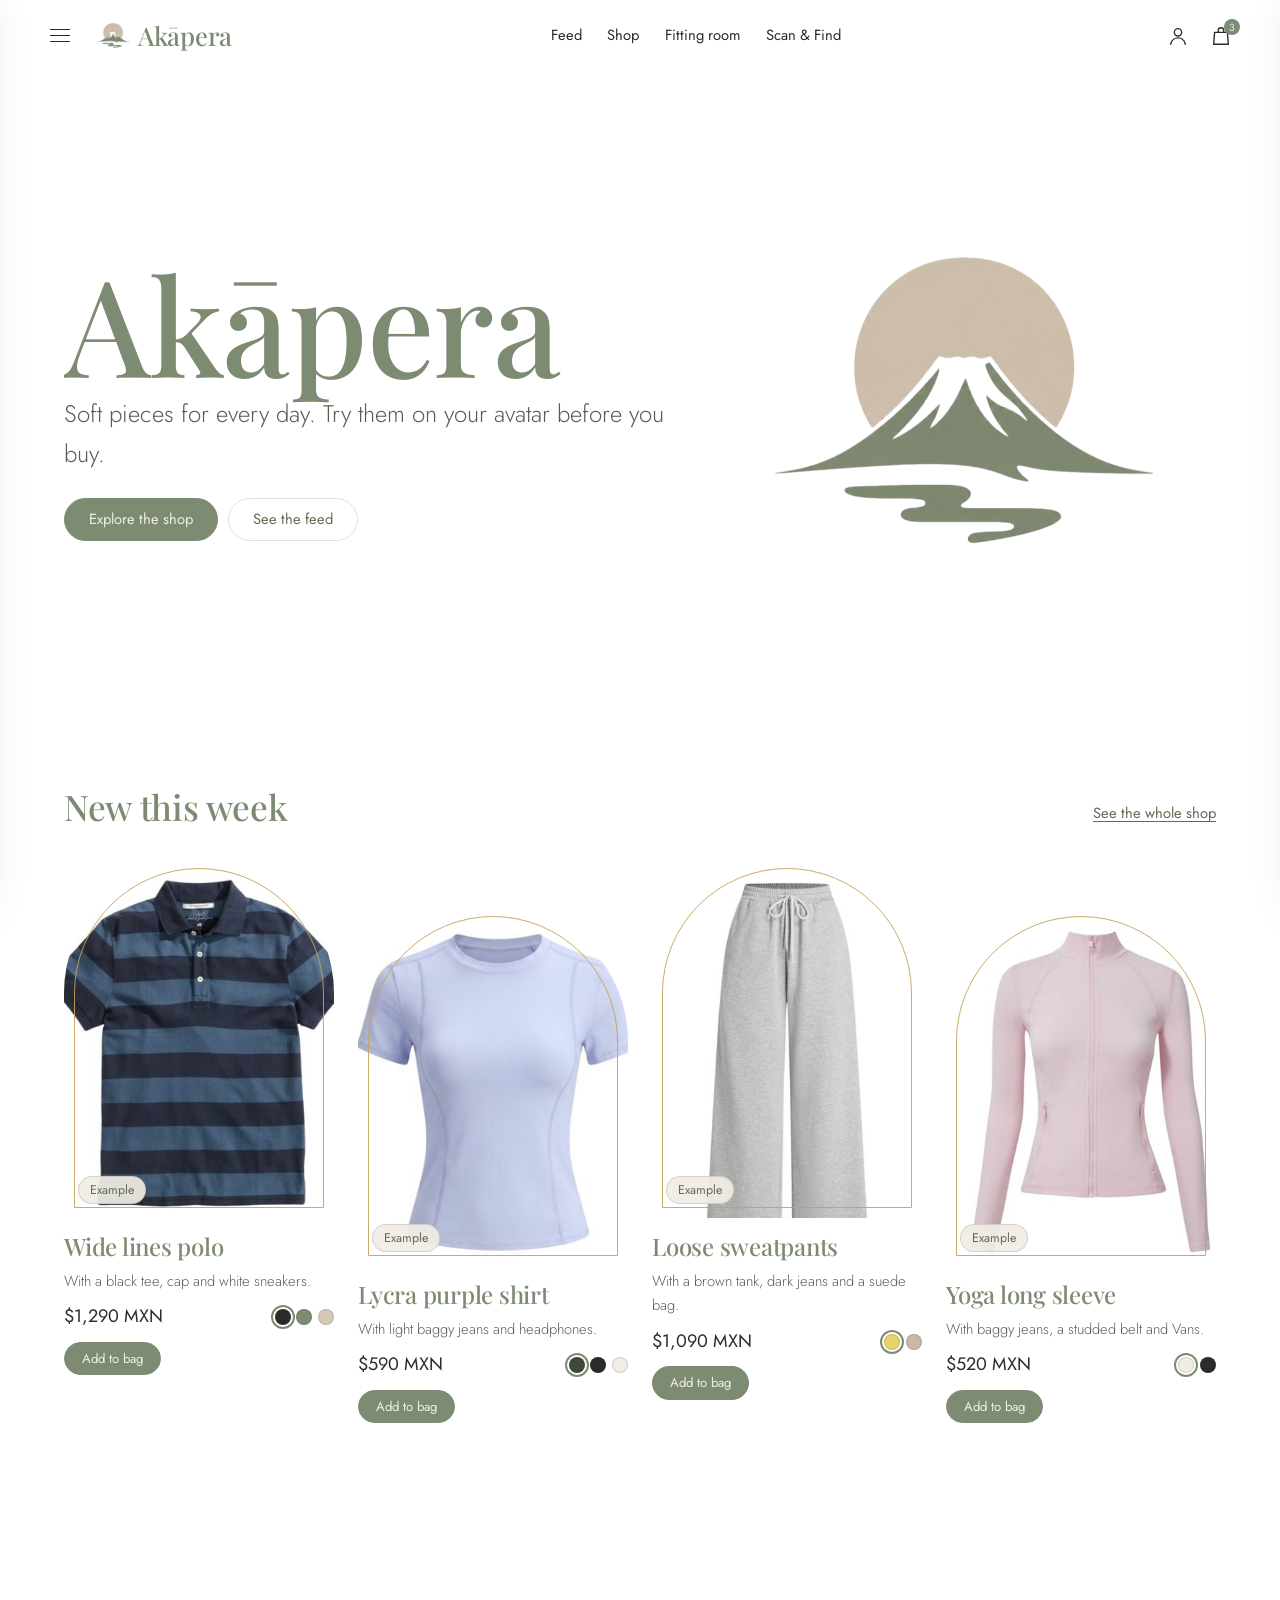
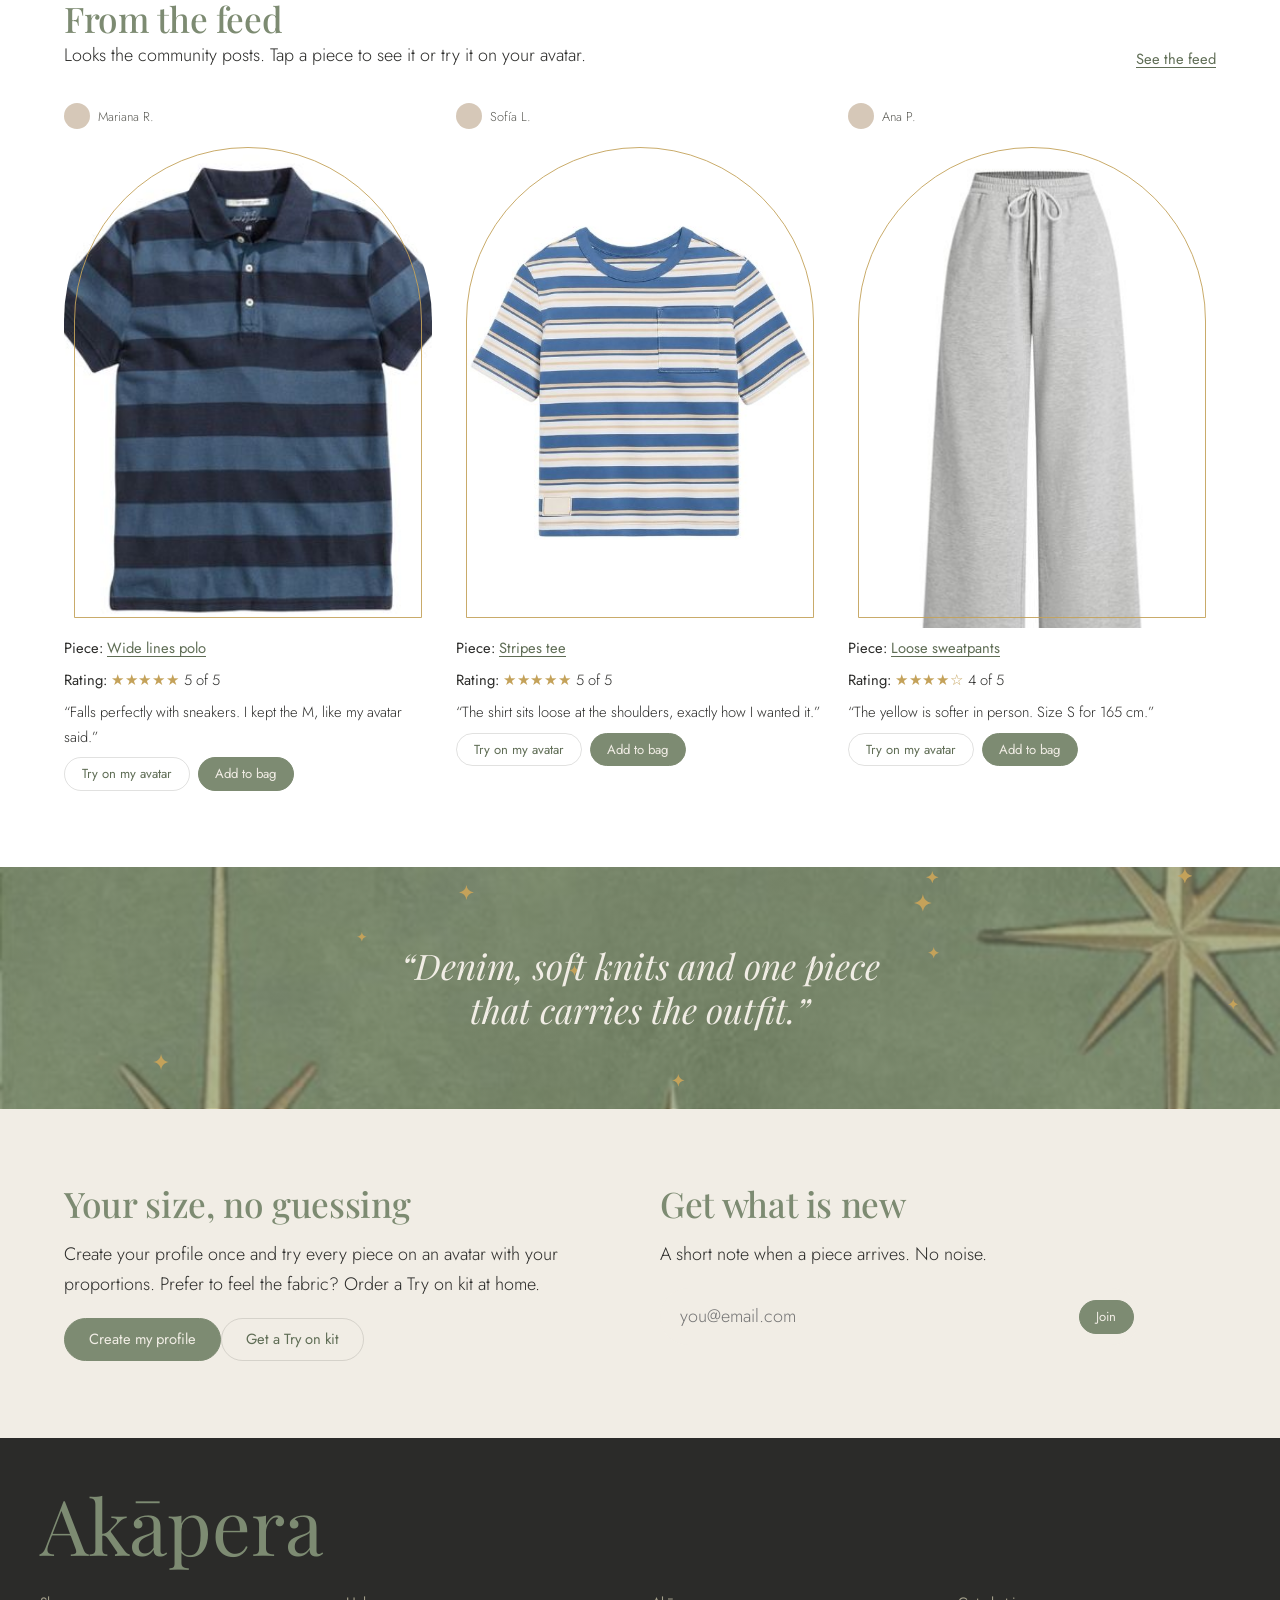
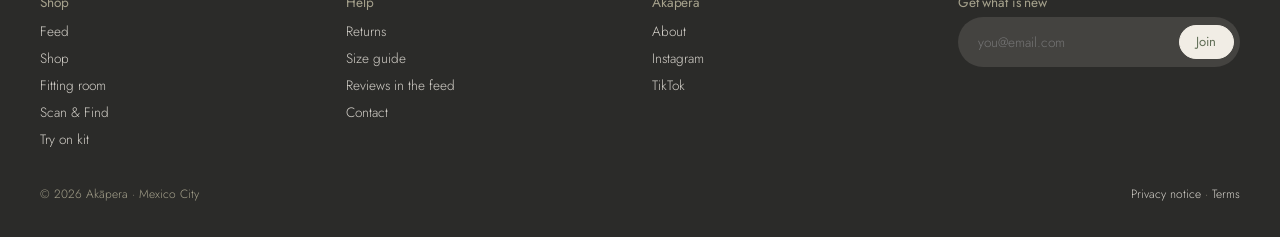
<file: index.html>
<!doctype html>
<html lang="en">
<head>
<meta charset="utf-8">
<meta name="viewport" content="width=device-width, initial-scale=1">
<title>Akāpera</title>
<meta name="description" content="Akāpera: calm, botanical everyday clothing. Try pieces on your avatar before you buy.">
<meta name="theme-color" content="#7D8B72">
<link rel="icon" href="assets/logo.png">
<link rel="preconnect" href="https://fonts.googleapis.com">
<link rel="preconnect" href="https://fonts.gstatic.com" crossorigin>
<link href="https://fonts.googleapis.com/css2?family=Jost:wght@300;400;500&family=Playfair+Display:ital,wght@0,400;0,500;0,600;1,400;1,500&display=swap" rel="stylesheet">
<link rel="stylesheet" href="styles.css">
</head>
<body class="site" data-page="home">
<svg width="0" height="0" style="position:absolute" aria-hidden="true">
  <symbol id="avatar" viewBox="0 0 100 240">
    <path d="M50 6c-8 0-14 7-14 16s6 17 14 17 14-8 14-17S58 6 50 6zm-9 36c-10 2-19 9-21 20l-6 50c-1 6 1 9 4 9s5-3 6-8l6-38 2 28-3 32c-1 10 0 20 1 30l4 60c0 4 3 6 7 6s7-2 7-6l3-60 3 60c0 4 3 6 7 6s7-2 7-6l4-60c1-10 2-20 1-30l-3-32 2-28 6 38c1 5 3 8 6 8s5-3 4-9l-6-50c-2-11-11-18-21-20-5 2-10 2-15 0z" fill="currentColor"/>
  </symbol>
  <symbol id="rot" viewBox="0 0 120 40">
    <path d="M12 22c0-8 21-14 48-14s48 6 48 14" fill="none" stroke="currentColor" stroke-width="2.2" stroke-linecap="round"/>
    <path d="M108 22c0 8-21 14-48 14S12 30 12 22" fill="none" stroke="currentColor" stroke-width="2.2" stroke-linecap="round" stroke-dasharray="40 10"/>
    <path d="M102 16l6 6-8 3" fill="none" stroke="currentColor" stroke-width="2.2" stroke-linecap="round" stroke-linejoin="round"/>
    <path d="M18 28l-6-6 8-3" fill="none" stroke="currentColor" stroke-width="2.2" stroke-linecap="round" stroke-linejoin="round"/>
  </symbol>
  <symbol id="star4" viewBox="0 0 24 24"><path d="M12 0c1 7 5 11 12 12-7 1-11 5-12 12-1-7-5-11-12-12 7-1 11-5 12-12z" fill="currentColor"/></symbol>
  <symbol id="hanger" viewBox="0 0 48 32"><path d="M24 4a4 4 0 1 1 4 4c-2 0-3 1-3 3v2l19 11v4H4v-4l19-11v-2" fill="none" stroke="currentColor" stroke-width="1.6" stroke-linejoin="round"/></symbol>
  <symbol id="i-user" viewBox="0 0 24 24"><circle cx="12" cy="8" r="4" fill="none" stroke="currentColor" stroke-width="1.5"/><path d="M4 21c1-5 5-7 8-7s7 2 8 7" fill="none" stroke="currentColor" stroke-width="1.5" stroke-linecap="round"/></symbol>
  <symbol id="i-bag" viewBox="0 0 24 24"><path d="M5 8h14l1 13H4L5 8z" fill="none" stroke="currentColor" stroke-width="1.5" stroke-linejoin="round"/><path d="M9 8V6a3 3 0 0 1 6 0v2" fill="none" stroke="currentColor" stroke-width="1.5"/></symbol>
  <symbol id="i-cam" viewBox="0 0 24 24"><path d="M4 8h3l2-3h6l2 3h3v11H4z" fill="none" stroke="currentColor" stroke-width="1.5" stroke-linejoin="round"/><circle cx="12" cy="13" r="3.5" fill="none" stroke="currentColor" stroke-width="1.5"/></symbol>
</svg>
<header class="hdr at-top">
      <button class="burger" type="button" aria-label="Open menu" data-menu="open"><span></span></button>
      <a href="index.html" class="brand"><img src="assets/logo.png" alt="" width="34" height="26"><span>Akāpera</span></a>
      <nav aria-label="Main"><a href="feed.html">Feed</a><a href="shop.html">Shop</a><a href="fitting-room.html">Fitting room</a><a href="scan-and-find.html">Scan &amp; Find</a></nav>
      <div class="icons"><a href="login.html" aria-label="Account" title="Account"><svg width="22" height="22"><use href="#i-user"/></svg></a><button type="button" aria-label="Bag" data-bag="open" title="Bag"><svg width="22" height="22"><use href="#i-bag"/></svg><span class="count">3</span></button></div>
    </header>
<main id="main">
<div class="wrap">
          <div class="hero">
            <div>
              <h1 class="rise">Akāpera</h1>
              <p class="lead rise">Soft pieces for every day. Try them on your avatar before you buy.</p>
              <div class="cta rise">
                <a href="shop.html" class="btn">Explore the shop</a>
                <a href="feed.html" class="btn btn--ghost">See the feed</a>
              </div>
            </div>
            <div class="art" aria-hidden="true">
              <img class="rise" src="assets/logo.png" alt="" width="640" height="484">
            </div>
          </div>
        </div>
        <div class="section">
          <div class="wrap">
            <div class="section-head reveal"><h2>New this week</h2><a href="shop.html" class="link">See the whole shop</a></div>
            <div class="grid-prod stagger" data-products="o1,o3,o7,o9"></div>
          </div>
        </div>
        <div class="section">
          <div class="wrap">
            <div class="section-head reveal"><div><h2 style="margin-bottom:.2rem">From the feed</h2><span class="note">Looks the community posts. Tap a piece to see it or try it on your avatar.</span></div><a href="feed.html" class="link">See the feed</a></div>
            <div class="grid-prod3" data-posts="0,1,2"></div>
          </div>
        </div>
        <div class="section section--sage tex" style="position:relative">
          <div class="stars" aria-hidden="true"></div>
          <div class="wrap quote reveal"><p>“Denim, soft knits and one piece that carries the outfit.”</p></div>
        </div>
        <div class="section section--soft">
          <div class="wrap cols-2">
            <div class="reveal"><h2>Your size, no guessing</h2><p>Create your profile once and try every piece on an avatar with your proportions. Prefer to feel the fabric? Order a Try on kit at home.</p><div class="btn-row"><a href="create-profile.html" class="btn">Create my profile</a><a href="try-on-kit.html" class="btn btn--ghost">Get a Try on kit</a></div></div>
            <div class="reveal"><h2>Get what is new</h2><p>A short note when a piece arrives. No noise.</p><form class="field" onsubmit="event.preventDefault()"><label class="sr" for="join-email">Email</label><input id="join-email" type="email" placeholder="you@email.com"><button class="btn btn--sm" type="submit">Join</button></form></div>
          </div>
        </div>
</main>
<footer class="ftr">
      <p class="wm">Akāpera</p>
      <div class="cols">
        <div><h4>Shop</h4><a href="feed.html">Feed</a><a href="shop.html">Shop</a><a href="fitting-room.html">Fitting room</a><a href="scan-and-find.html">Scan &amp; Find</a><a href="try-on-kit.html">Try on kit</a></div>
        <div><h4>Help</h4><a href="returns.html">Returns</a><a href="try-on-kit.html">Size guide</a><a href="feed.html">Reviews in the feed</a><a href="mailto:hello@akapera.mx">Contact</a></div>
        <div><h4>Akāpera</h4><a href="about.html">About</a><a href="https://www.instagram.com/" target="_blank" rel="noopener">Instagram</a><a href="https://www.tiktok.com/" target="_blank" rel="noopener">TikTok</a></div>
        <div><h4>Get what is new</h4><form class="field" style="background:rgba(241,237,229,.12)" onsubmit="event.preventDefault()"><label class="sr" for="f-email">Email</label><input id="f-email" type="email" placeholder="you@email.com" style="color:var(--linen)"><button class="btn btn--light btn--sm" type="submit">Join</button></form></div>
      </div>
      <div class="legal"><span>© 2026 Akāpera · Mexico City</span><span><a href="#" style="display:inline">Privacy notice</a> · <a href="#" style="display:inline">Terms</a></span></div>
    </footer>
<div class="scrim" id="scrim"></div>
<aside class="drawer drawer--menu" id="menu-drawer" aria-label="Menu">
        <button class="close" type="button" aria-label="Close">×</button>
        <div><a href="feed.html">Feed</a><a href="shop.html">Shop</a><a href="fitting-room.html">Fitting room</a><a href="scan-and-find.html">Scan &amp; Find</a><a href="try-on-kit.html">Try on kit</a><a href="about.html">About</a></div>
        <div class="small"><h3>Your account</h3><a href="login.html">Log in</a><a href="profile.html">My profile and looks</a><a href="returns.html">Returns</a></div>
      </aside>
<aside class="drawer drawer--bag" id="bag-drawer" aria-label="Your bag">
        <div class="section-head" style="margin:0"><h3 style="margin:0">Your bag · 3</h3><button class="close" type="button" aria-label="Close">×</button></div>
        <div class="bag-items" id="bag-items"></div>
        <div class="ship-hint">$70 MXN more for free shipping.<div class="bar"><i></i></div></div>
        <div class="sum"><div class="total"><span>Subtotal</span><b style="font-size:var(--step-1)">$3,470 MXN</b></div></div>
        <div style="display:grid;gap:.5rem"><a href="checkout.html" class="btn btn--full">Checkout</a><a href="cart.html" class="btn btn--ghost btn--full">See the cart and try on my avatar</a></div>
      </aside>
<div class="toast" id="toast" role="status" aria-live="polite"></div>
<script src="products.js"></script>
<script src="script.js"></script>
</body>
</html>
</file>
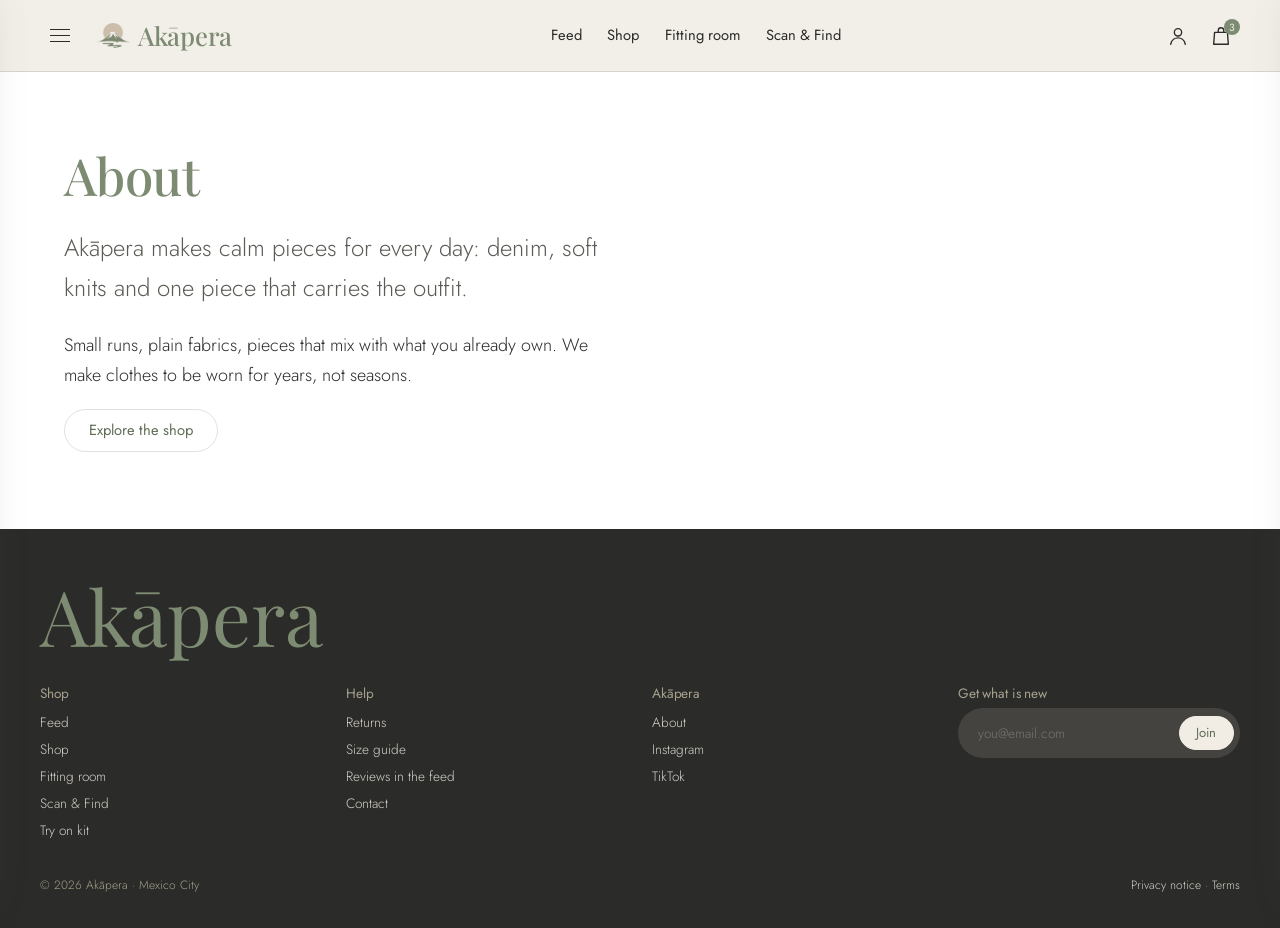
<file: about.html>
<!doctype html>
<html lang="en">
<head>
<meta charset="utf-8">
<meta name="viewport" content="width=device-width, initial-scale=1">
<title>About · Akāpera</title>
<meta name="description" content="About Akāpera.">
<meta name="theme-color" content="#7D8B72">
<link rel="icon" href="assets/logo.png">
<link rel="preconnect" href="https://fonts.googleapis.com">
<link rel="preconnect" href="https://fonts.gstatic.com" crossorigin>
<link href="https://fonts.googleapis.com/css2?family=Jost:wght@300;400;500&family=Playfair+Display:ital,wght@0,400;0,500;0,600;1,400;1,500&display=swap" rel="stylesheet">
<link rel="stylesheet" href="styles.css">
</head>
<body class="site" data-page="about">
<svg width="0" height="0" style="position:absolute" aria-hidden="true">
  <symbol id="avatar" viewBox="0 0 100 240">
    <path d="M50 6c-8 0-14 7-14 16s6 17 14 17 14-8 14-17S58 6 50 6zm-9 36c-10 2-19 9-21 20l-6 50c-1 6 1 9 4 9s5-3 6-8l6-38 2 28-3 32c-1 10 0 20 1 30l4 60c0 4 3 6 7 6s7-2 7-6l3-60 3 60c0 4 3 6 7 6s7-2 7-6l4-60c1-10 2-20 1-30l-3-32 2-28 6 38c1 5 3 8 6 8s5-3 4-9l-6-50c-2-11-11-18-21-20-5 2-10 2-15 0z" fill="currentColor"/>
  </symbol>
  <symbol id="rot" viewBox="0 0 120 40">
    <path d="M12 22c0-8 21-14 48-14s48 6 48 14" fill="none" stroke="currentColor" stroke-width="2.2" stroke-linecap="round"/>
    <path d="M108 22c0 8-21 14-48 14S12 30 12 22" fill="none" stroke="currentColor" stroke-width="2.2" stroke-linecap="round" stroke-dasharray="40 10"/>
    <path d="M102 16l6 6-8 3" fill="none" stroke="currentColor" stroke-width="2.2" stroke-linecap="round" stroke-linejoin="round"/>
    <path d="M18 28l-6-6 8-3" fill="none" stroke="currentColor" stroke-width="2.2" stroke-linecap="round" stroke-linejoin="round"/>
  </symbol>
  <symbol id="star4" viewBox="0 0 24 24"><path d="M12 0c1 7 5 11 12 12-7 1-11 5-12 12-1-7-5-11-12-12 7-1 11-5 12-12z" fill="currentColor"/></symbol>
  <symbol id="hanger" viewBox="0 0 48 32"><path d="M24 4a4 4 0 1 1 4 4c-2 0-3 1-3 3v2l19 11v4H4v-4l19-11v-2" fill="none" stroke="currentColor" stroke-width="1.6" stroke-linejoin="round"/></symbol>
  <symbol id="i-user" viewBox="0 0 24 24"><circle cx="12" cy="8" r="4" fill="none" stroke="currentColor" stroke-width="1.5"/><path d="M4 21c1-5 5-7 8-7s7 2 8 7" fill="none" stroke="currentColor" stroke-width="1.5" stroke-linecap="round"/></symbol>
  <symbol id="i-bag" viewBox="0 0 24 24"><path d="M5 8h14l1 13H4L5 8z" fill="none" stroke="currentColor" stroke-width="1.5" stroke-linejoin="round"/><path d="M9 8V6a3 3 0 0 1 6 0v2" fill="none" stroke="currentColor" stroke-width="1.5"/></symbol>
  <symbol id="i-cam" viewBox="0 0 24 24"><path d="M4 8h3l2-3h6l2 3h3v11H4z" fill="none" stroke="currentColor" stroke-width="1.5" stroke-linejoin="round"/><circle cx="12" cy="13" r="3.5" fill="none" stroke="currentColor" stroke-width="1.5"/></symbol>
</svg>
<header class="hdr">
      <button class="burger" type="button" aria-label="Open menu" data-menu="open"><span></span></button>
      <a href="index.html" class="brand"><img src="assets/logo.png" alt="" width="34" height="26"><span>Akāpera</span></a>
      <nav aria-label="Main"><a href="feed.html">Feed</a><a href="shop.html">Shop</a><a href="fitting-room.html">Fitting room</a><a href="scan-and-find.html">Scan &amp; Find</a></nav>
      <div class="icons"><a href="login.html" aria-label="Account" title="Account"><svg width="22" height="22"><use href="#i-user"/></svg></a><button type="button" aria-label="Bag" data-bag="open" title="Bag"><svg width="22" height="22"><use href="#i-bag"/></svg><span class="count">3</span></button></div>
    </header>
<main id="main">
<div class="section"><div class="wrap cols-2" style="align-items:center">
          <div><h1>About</h1><p class="lead">Akāpera makes calm pieces for every day: denim, soft knits and one piece that carries the outfit.</p><p>Small runs, plain fabrics, pieces that mix with what you already own. We make clothes to be worn for years, not seasons.</p><a href="shop.html" class="btn btn--ghost">Explore the shop</a></div>
          <div class="arch arch--photo" style="max-width:20rem;justify-self:center"><img src="assets/pond.jpg" alt="Lotus pond, moodboard texture"></div>
        </div></div>
</main>
<footer class="ftr">
      <p class="wm">Akāpera</p>
      <div class="cols">
        <div><h4>Shop</h4><a href="feed.html">Feed</a><a href="shop.html">Shop</a><a href="fitting-room.html">Fitting room</a><a href="scan-and-find.html">Scan &amp; Find</a><a href="try-on-kit.html">Try on kit</a></div>
        <div><h4>Help</h4><a href="returns.html">Returns</a><a href="try-on-kit.html">Size guide</a><a href="feed.html">Reviews in the feed</a><a href="mailto:hello@akapera.mx">Contact</a></div>
        <div><h4>Akāpera</h4><a href="about.html">About</a><a href="https://www.instagram.com/" target="_blank" rel="noopener">Instagram</a><a href="https://www.tiktok.com/" target="_blank" rel="noopener">TikTok</a></div>
        <div><h4>Get what is new</h4><form class="field" style="background:rgba(241,237,229,.12)" onsubmit="event.preventDefault()"><label class="sr" for="f-email">Email</label><input id="f-email" type="email" placeholder="you@email.com" style="color:var(--linen)"><button class="btn btn--light btn--sm" type="submit">Join</button></form></div>
      </div>
      <div class="legal"><span>© 2026 Akāpera · Mexico City</span><span><a href="#" style="display:inline">Privacy notice</a> · <a href="#" style="display:inline">Terms</a></span></div>
    </footer>
<div class="scrim" id="scrim"></div>
<aside class="drawer drawer--menu" id="menu-drawer" aria-label="Menu">
        <button class="close" type="button" aria-label="Close">×</button>
        <div><a href="feed.html">Feed</a><a href="shop.html">Shop</a><a href="fitting-room.html">Fitting room</a><a href="scan-and-find.html">Scan &amp; Find</a><a href="try-on-kit.html">Try on kit</a><a href="about.html" aria-current="page">About</a></div>
        <div class="small"><h3>Your account</h3><a href="login.html">Log in</a><a href="profile.html">My profile and looks</a><a href="returns.html">Returns</a></div>
      </aside>
<aside class="drawer drawer--bag" id="bag-drawer" aria-label="Your bag">
        <div class="section-head" style="margin:0"><h3 style="margin:0">Your bag · 3</h3><button class="close" type="button" aria-label="Close">×</button></div>
        <div class="bag-items" id="bag-items"></div>
        <div class="ship-hint">$70 MXN more for free shipping.<div class="bar"><i></i></div></div>
        <div class="sum"><div class="total"><span>Subtotal</span><b style="font-size:var(--step-1)">$3,470 MXN</b></div></div>
        <div style="display:grid;gap:.5rem"><a href="checkout.html" class="btn btn--full">Checkout</a><a href="cart.html" class="btn btn--ghost btn--full">See the cart and try on my avatar</a></div>
      </aside>
<div class="toast" id="toast" role="status" aria-live="polite"></div>
<script src="products.js"></script>
<script src="script.js"></script>
</body>
</html>
</file>
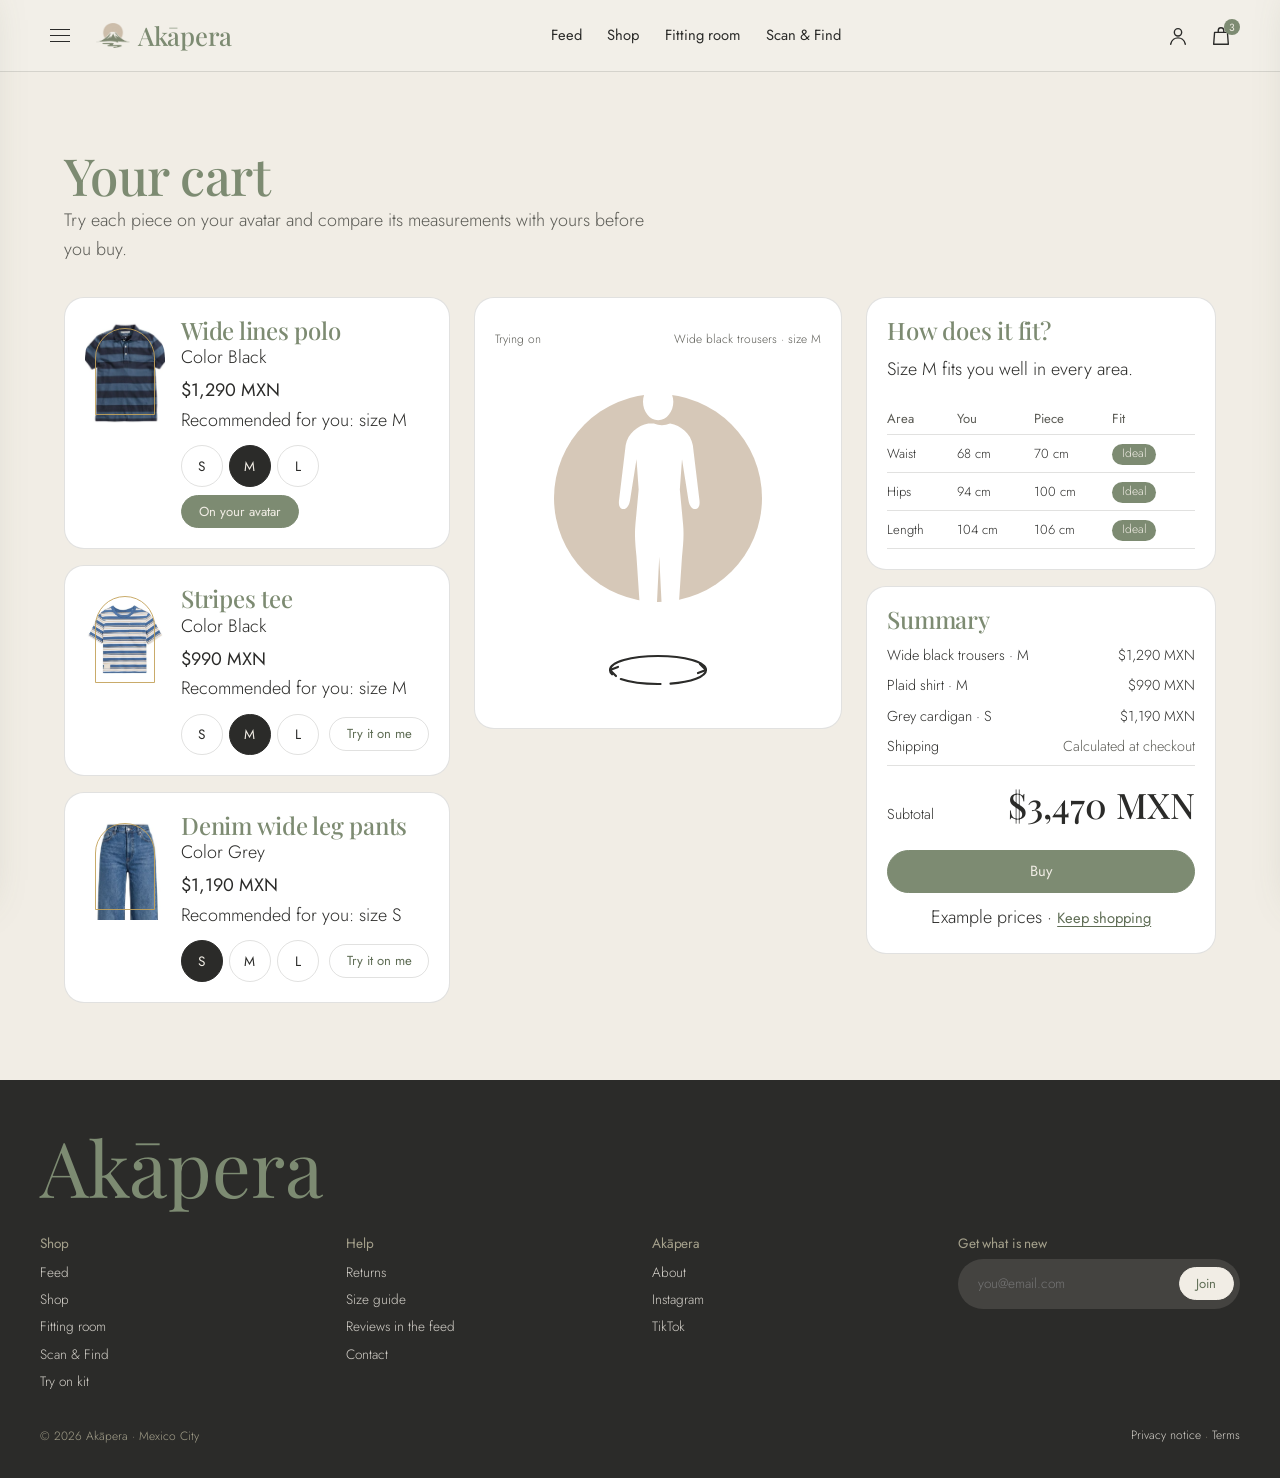
<file: cart.html>
<!doctype html>
<html lang="en">
<head>
<meta charset="utf-8">
<meta name="viewport" content="width=device-width, initial-scale=1">
<title>Cart · Akāpera</title>
<meta name="description" content="Your Akāpera cart with avatar try-on and fit check.">
<meta name="theme-color" content="#7D8B72">
<link rel="icon" href="assets/logo.png">
<link rel="preconnect" href="https://fonts.googleapis.com">
<link rel="preconnect" href="https://fonts.gstatic.com" crossorigin>
<link href="https://fonts.googleapis.com/css2?family=Jost:wght@300;400;500&family=Playfair+Display:ital,wght@0,400;0,500;0,600;1,400;1,500&display=swap" rel="stylesheet">
<link rel="stylesheet" href="styles.css">
</head>
<body class="site" data-page="cart">
<svg width="0" height="0" style="position:absolute" aria-hidden="true">
  <symbol id="avatar" viewBox="0 0 100 240">
    <path d="M50 6c-8 0-14 7-14 16s6 17 14 17 14-8 14-17S58 6 50 6zm-9 36c-10 2-19 9-21 20l-6 50c-1 6 1 9 4 9s5-3 6-8l6-38 2 28-3 32c-1 10 0 20 1 30l4 60c0 4 3 6 7 6s7-2 7-6l3-60 3 60c0 4 3 6 7 6s7-2 7-6l4-60c1-10 2-20 1-30l-3-32 2-28 6 38c1 5 3 8 6 8s5-3 4-9l-6-50c-2-11-11-18-21-20-5 2-10 2-15 0z" fill="currentColor"/>
  </symbol>
  <symbol id="rot" viewBox="0 0 120 40">
    <path d="M12 22c0-8 21-14 48-14s48 6 48 14" fill="none" stroke="currentColor" stroke-width="2.2" stroke-linecap="round"/>
    <path d="M108 22c0 8-21 14-48 14S12 30 12 22" fill="none" stroke="currentColor" stroke-width="2.2" stroke-linecap="round" stroke-dasharray="40 10"/>
    <path d="M102 16l6 6-8 3" fill="none" stroke="currentColor" stroke-width="2.2" stroke-linecap="round" stroke-linejoin="round"/>
    <path d="M18 28l-6-6 8-3" fill="none" stroke="currentColor" stroke-width="2.2" stroke-linecap="round" stroke-linejoin="round"/>
  </symbol>
  <symbol id="star4" viewBox="0 0 24 24"><path d="M12 0c1 7 5 11 12 12-7 1-11 5-12 12-1-7-5-11-12-12 7-1 11-5 12-12z" fill="currentColor"/></symbol>
  <symbol id="hanger" viewBox="0 0 48 32"><path d="M24 4a4 4 0 1 1 4 4c-2 0-3 1-3 3v2l19 11v4H4v-4l19-11v-2" fill="none" stroke="currentColor" stroke-width="1.6" stroke-linejoin="round"/></symbol>
  <symbol id="i-user" viewBox="0 0 24 24"><circle cx="12" cy="8" r="4" fill="none" stroke="currentColor" stroke-width="1.5"/><path d="M4 21c1-5 5-7 8-7s7 2 8 7" fill="none" stroke="currentColor" stroke-width="1.5" stroke-linecap="round"/></symbol>
  <symbol id="i-bag" viewBox="0 0 24 24"><path d="M5 8h14l1 13H4L5 8z" fill="none" stroke="currentColor" stroke-width="1.5" stroke-linejoin="round"/><path d="M9 8V6a3 3 0 0 1 6 0v2" fill="none" stroke="currentColor" stroke-width="1.5"/></symbol>
  <symbol id="i-cam" viewBox="0 0 24 24"><path d="M4 8h3l2-3h6l2 3h3v11H4z" fill="none" stroke="currentColor" stroke-width="1.5" stroke-linejoin="round"/><circle cx="12" cy="13" r="3.5" fill="none" stroke="currentColor" stroke-width="1.5"/></symbol>
</svg>
<header class="hdr">
      <button class="burger" type="button" aria-label="Open menu" data-menu="open"><span></span></button>
      <a href="index.html" class="brand"><img src="assets/logo.png" alt="" width="34" height="26"><span>Akāpera</span></a>
      <nav aria-label="Main"><a href="feed.html">Feed</a><a href="shop.html">Shop</a><a href="fitting-room.html">Fitting room</a><a href="scan-and-find.html">Scan &amp; Find</a></nav>
      <div class="icons"><a href="login.html" aria-label="Account" title="Account"><svg width="22" height="22"><use href="#i-user"/></svg></a><button type="button" aria-label="Bag" data-bag="open" title="Bag"><svg width="22" height="22"><use href="#i-bag"/></svg><span class="count">3</span></button></div>
    </header>
<main id="main">
<div class="section section--soft"><div class="wrap">
          <h1 style="margin-bottom:.2rem">Your cart</h1>
          <p class="muted" style="margin-bottom:2rem">Try each piece on your avatar and compare its measurements with yours before you buy.</p>
          <div class="cols-3">
            <div style="display:grid;gap:1rem" id="cart-items"></div>
            <div class="card" style="display:grid;justify-items:center;gap:.5rem;position:relative;padding-top:2rem">
              <div style="display:flex;justify-content:space-between;width:100%;font-size:.75rem;color:var(--text-soft)"><span>Trying on</span><span>Wide black trousers · size M</span></div>
              <div class="avatar-card" style="background:transparent;width:100%;--av-h:260px"><div class="orb"></div><svg><use href="#avatar"/></svg><svg class="rot" width="120" height="40" style="color:var(--charcoal)"><use href="#rot"/></svg></div>
            </div>
            <div style="display:grid;gap:1rem">
              <div class="card"><h3>How does it fit?</h3><p class="note">Size M fits you well in every area.</p>
                <table class="fit-table"><thead><tr><th>Area</th><th>You</th><th>Piece</th><th>Fit</th></tr></thead><tbody><tr><td>Waist</td><td>68 cm</td><td>70 cm</td><td><span class="ok">Ideal</span></td></tr><tr><td>Hips</td><td>94 cm</td><td>100 cm</td><td><span class="ok">Ideal</span></td></tr><tr><td>Length</td><td>104 cm</td><td>106 cm</td><td><span class="ok">Ideal</span></td></tr></tbody></table>
              </div>
              <div class="card"><h3>Summary</h3>
                <div class="sum"><div><span>Wide black trousers · M</span><span>$1,290 MXN</span></div><div><span>Plaid shirt · M</span><span>$990 MXN</span></div><div><span>Grey cardigan · S</span><span>$1,190 MXN</span></div><div><span>Shipping</span><span class="muted">Calculated at checkout</span></div><div class="total"><span>Subtotal</span><b>$3,470 MXN</b></div></div>
                <a href="checkout.html" class="btn btn--full" style="margin-top:1rem">Buy</a>
                <p class="note" style="text-align:center;margin:.6rem 0 0">Example prices · <a href="shop.html" class="link">Keep shopping</a></p>
              </div>
            </div>
          </div>
        </div></div>
</main>
<footer class="ftr">
      <p class="wm">Akāpera</p>
      <div class="cols">
        <div><h4>Shop</h4><a href="feed.html">Feed</a><a href="shop.html">Shop</a><a href="fitting-room.html">Fitting room</a><a href="scan-and-find.html">Scan &amp; Find</a><a href="try-on-kit.html">Try on kit</a></div>
        <div><h4>Help</h4><a href="returns.html">Returns</a><a href="try-on-kit.html">Size guide</a><a href="feed.html">Reviews in the feed</a><a href="mailto:hello@akapera.mx">Contact</a></div>
        <div><h4>Akāpera</h4><a href="about.html">About</a><a href="https://www.instagram.com/" target="_blank" rel="noopener">Instagram</a><a href="https://www.tiktok.com/" target="_blank" rel="noopener">TikTok</a></div>
        <div><h4>Get what is new</h4><form class="field" style="background:rgba(241,237,229,.12)" onsubmit="event.preventDefault()"><label class="sr" for="f-email">Email</label><input id="f-email" type="email" placeholder="you@email.com" style="color:var(--linen)"><button class="btn btn--light btn--sm" type="submit">Join</button></form></div>
      </div>
      <div class="legal"><span>© 2026 Akāpera · Mexico City</span><span><a href="#" style="display:inline">Privacy notice</a> · <a href="#" style="display:inline">Terms</a></span></div>
    </footer>
<div class="scrim" id="scrim"></div>
<aside class="drawer drawer--menu" id="menu-drawer" aria-label="Menu">
        <button class="close" type="button" aria-label="Close">×</button>
        <div><a href="feed.html">Feed</a><a href="shop.html">Shop</a><a href="fitting-room.html">Fitting room</a><a href="scan-and-find.html">Scan &amp; Find</a><a href="try-on-kit.html">Try on kit</a><a href="about.html">About</a></div>
        <div class="small"><h3>Your account</h3><a href="login.html">Log in</a><a href="profile.html">My profile and looks</a><a href="returns.html">Returns</a></div>
      </aside>
<aside class="drawer drawer--bag" id="bag-drawer" aria-label="Your bag">
        <div class="section-head" style="margin:0"><h3 style="margin:0">Your bag · 3</h3><button class="close" type="button" aria-label="Close">×</button></div>
        <div class="bag-items" id="bag-items"></div>
        <div class="ship-hint">$70 MXN more for free shipping.<div class="bar"><i></i></div></div>
        <div class="sum"><div class="total"><span>Subtotal</span><b style="font-size:var(--step-1)">$3,470 MXN</b></div></div>
        <div style="display:grid;gap:.5rem"><a href="checkout.html" class="btn btn--full">Checkout</a><a href="cart.html" class="btn btn--ghost btn--full">See the cart and try on my avatar</a></div>
      </aside>
<div class="toast" id="toast" role="status" aria-live="polite"></div>
<script src="products.js"></script>
<script src="script.js"></script>
</body>
</html>
</file>
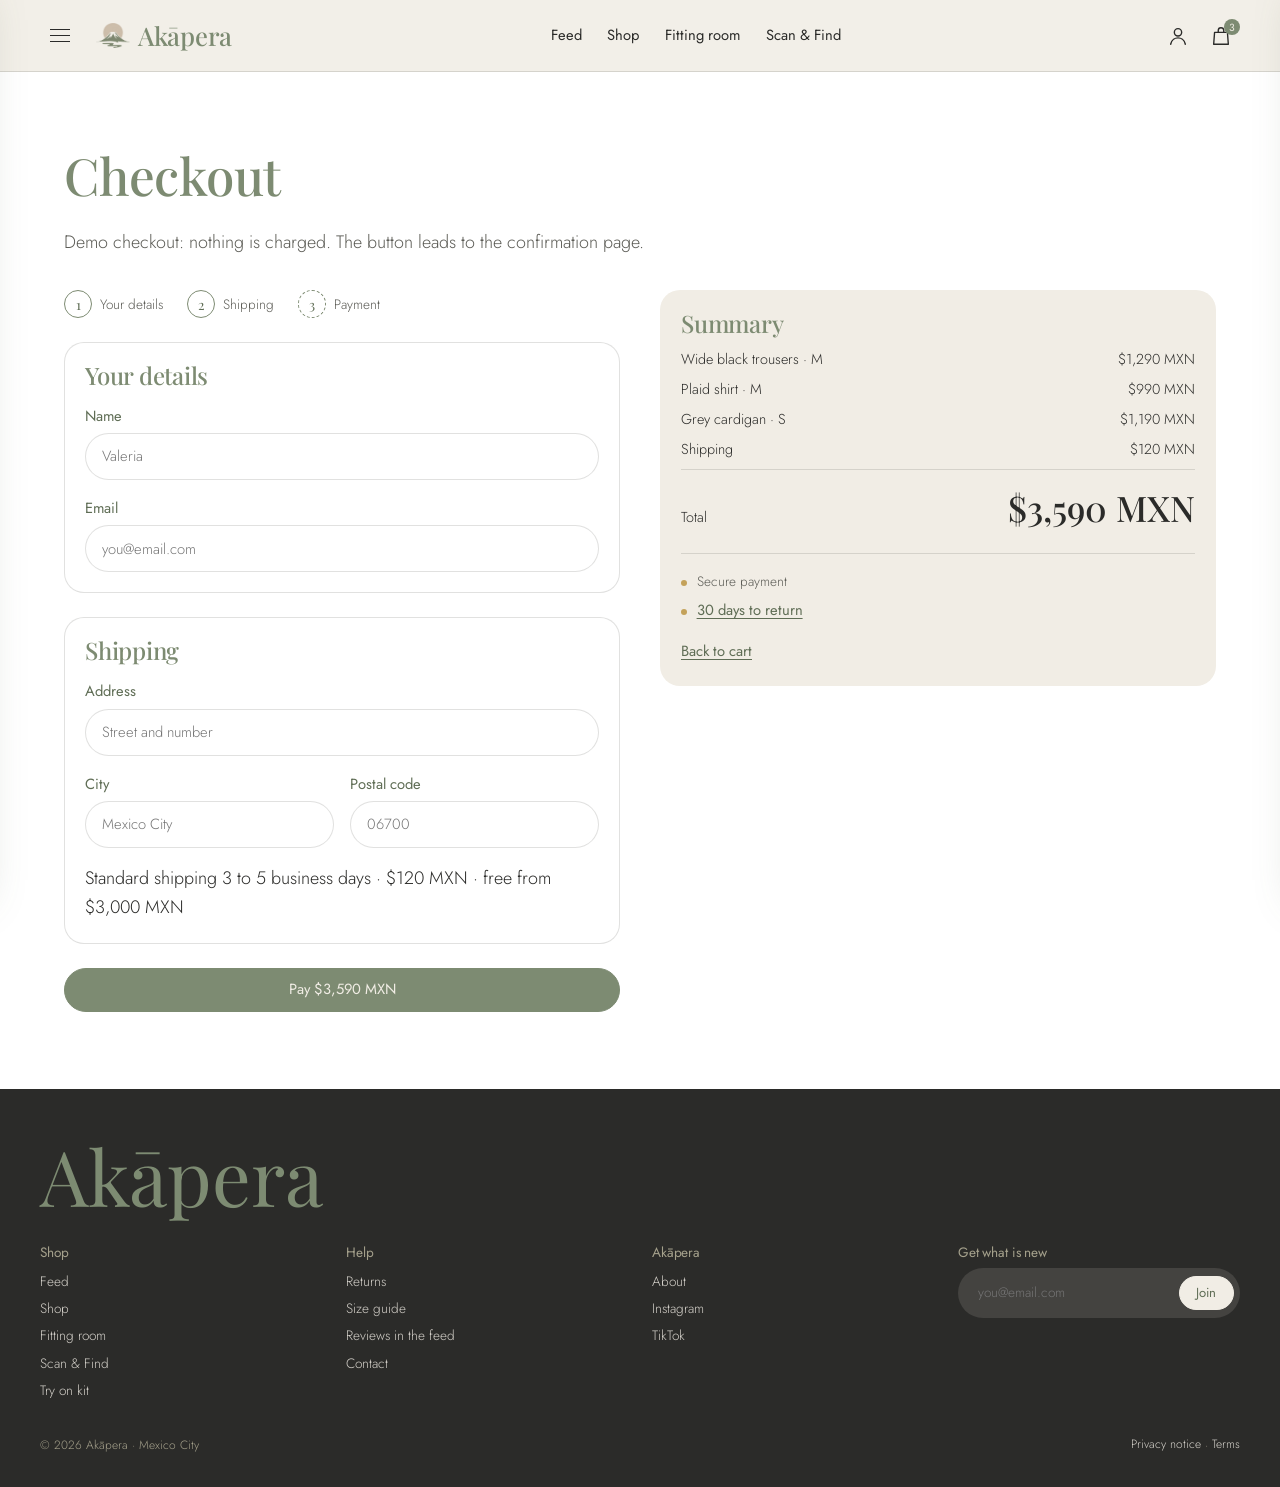
<file: checkout.html>
<!doctype html>
<html lang="en">
<head>
<meta charset="utf-8">
<meta name="viewport" content="width=device-width, initial-scale=1">
<title>Checkout · Akāpera</title>
<meta name="description" content="Akāpera demo checkout.">
<meta name="theme-color" content="#7D8B72">
<link rel="icon" href="assets/logo.png">
<link rel="preconnect" href="https://fonts.googleapis.com">
<link rel="preconnect" href="https://fonts.gstatic.com" crossorigin>
<link href="https://fonts.googleapis.com/css2?family=Jost:wght@300;400;500&family=Playfair+Display:ital,wght@0,400;0,500;0,600;1,400;1,500&display=swap" rel="stylesheet">
<link rel="stylesheet" href="styles.css">
</head>
<body class="site" data-page="checkout">
<svg width="0" height="0" style="position:absolute" aria-hidden="true">
  <symbol id="avatar" viewBox="0 0 100 240">
    <path d="M50 6c-8 0-14 7-14 16s6 17 14 17 14-8 14-17S58 6 50 6zm-9 36c-10 2-19 9-21 20l-6 50c-1 6 1 9 4 9s5-3 6-8l6-38 2 28-3 32c-1 10 0 20 1 30l4 60c0 4 3 6 7 6s7-2 7-6l3-60 3 60c0 4 3 6 7 6s7-2 7-6l4-60c1-10 2-20 1-30l-3-32 2-28 6 38c1 5 3 8 6 8s5-3 4-9l-6-50c-2-11-11-18-21-20-5 2-10 2-15 0z" fill="currentColor"/>
  </symbol>
  <symbol id="rot" viewBox="0 0 120 40">
    <path d="M12 22c0-8 21-14 48-14s48 6 48 14" fill="none" stroke="currentColor" stroke-width="2.2" stroke-linecap="round"/>
    <path d="M108 22c0 8-21 14-48 14S12 30 12 22" fill="none" stroke="currentColor" stroke-width="2.2" stroke-linecap="round" stroke-dasharray="40 10"/>
    <path d="M102 16l6 6-8 3" fill="none" stroke="currentColor" stroke-width="2.2" stroke-linecap="round" stroke-linejoin="round"/>
    <path d="M18 28l-6-6 8-3" fill="none" stroke="currentColor" stroke-width="2.2" stroke-linecap="round" stroke-linejoin="round"/>
  </symbol>
  <symbol id="star4" viewBox="0 0 24 24"><path d="M12 0c1 7 5 11 12 12-7 1-11 5-12 12-1-7-5-11-12-12 7-1 11-5 12-12z" fill="currentColor"/></symbol>
  <symbol id="hanger" viewBox="0 0 48 32"><path d="M24 4a4 4 0 1 1 4 4c-2 0-3 1-3 3v2l19 11v4H4v-4l19-11v-2" fill="none" stroke="currentColor" stroke-width="1.6" stroke-linejoin="round"/></symbol>
  <symbol id="i-user" viewBox="0 0 24 24"><circle cx="12" cy="8" r="4" fill="none" stroke="currentColor" stroke-width="1.5"/><path d="M4 21c1-5 5-7 8-7s7 2 8 7" fill="none" stroke="currentColor" stroke-width="1.5" stroke-linecap="round"/></symbol>
  <symbol id="i-bag" viewBox="0 0 24 24"><path d="M5 8h14l1 13H4L5 8z" fill="none" stroke="currentColor" stroke-width="1.5" stroke-linejoin="round"/><path d="M9 8V6a3 3 0 0 1 6 0v2" fill="none" stroke="currentColor" stroke-width="1.5"/></symbol>
  <symbol id="i-cam" viewBox="0 0 24 24"><path d="M4 8h3l2-3h6l2 3h3v11H4z" fill="none" stroke="currentColor" stroke-width="1.5" stroke-linejoin="round"/><circle cx="12" cy="13" r="3.5" fill="none" stroke="currentColor" stroke-width="1.5"/></symbol>
</svg>
<header class="hdr">
      <button class="burger" type="button" aria-label="Open menu" data-menu="open"><span></span></button>
      <a href="index.html" class="brand"><img src="assets/logo.png" alt="" width="34" height="26"><span>Akāpera</span></a>
      <nav aria-label="Main"><a href="feed.html">Feed</a><a href="shop.html">Shop</a><a href="fitting-room.html">Fitting room</a><a href="scan-and-find.html">Scan &amp; Find</a></nav>
      <div class="icons"><a href="login.html" aria-label="Account" title="Account"><svg width="22" height="22"><use href="#i-user"/></svg></a><button type="button" aria-label="Bag" data-bag="open" title="Bag"><svg width="22" height="22"><use href="#i-bag"/></svg><span class="count">3</span></button></div>
    </header>
<main id="main">
<div class="section"><div class="wrap">
          <h1>Checkout</h1>
          <p class="muted">Demo checkout: nothing is charged. The button leads to the confirmation page.</p>
          <div class="cols-2" style="margin-top:2rem">
            <form style="display:grid;gap:1.5rem" onsubmit="event.preventDefault()">
              <div class="steps"><span><i>1</i>Your details</span><span><i>2</i>Shipping</span><span><i class="dash">3</i>Payment</span></div>
              <div class="card" style="display:grid;gap:1rem"><h3 style="margin:0">Your details</h3><label class="input">Name<input type="text" placeholder="Valeria"></label><label class="input">Email<input type="email" placeholder="you@email.com"></label></div>
              <div class="card" style="display:grid;gap:1rem"><h3 style="margin:0">Shipping</h3><label class="input">Address<input type="text" placeholder="Street and number"></label><div class="kv" style="grid-template-columns:1fr 1fr;gap:1rem"><label class="input">City<input type="text" placeholder="Mexico City"></label><label class="input">Postal code<input type="text" placeholder="06700"></label></div><p class="note" style="margin:0">Standard shipping 3 to 5 business days · $120 MXN · free from $3,000 MXN</p></div>
              <a href="thank-you.html" class="btn">Pay $3,590 MXN</a>
            </form>
            <div class="card card--soft"><h3>Summary</h3><div class="sum"><div><span>Wide black trousers · M</span><span>$1,290 MXN</span></div><div><span>Plaid shirt · M</span><span>$990 MXN</span></div><div><span>Grey cardigan · S</span><span>$1,190 MXN</span></div><div><span>Shipping</span><span>$120 MXN</span></div><div class="total"><span>Total</span><b>$3,590 MXN</b></div></div><div class="trust" style="margin-top:1rem"><span>Secure payment</span><span><a href="returns.html" class="link">30 days to return</a></span></div><a href="cart.html" class="link" style="display:inline-block;margin-top:1rem">Back to cart</a></div>
          </div>
        </div></div>
</main>
<footer class="ftr">
      <p class="wm">Akāpera</p>
      <div class="cols">
        <div><h4>Shop</h4><a href="feed.html">Feed</a><a href="shop.html">Shop</a><a href="fitting-room.html">Fitting room</a><a href="scan-and-find.html">Scan &amp; Find</a><a href="try-on-kit.html">Try on kit</a></div>
        <div><h4>Help</h4><a href="returns.html">Returns</a><a href="try-on-kit.html">Size guide</a><a href="feed.html">Reviews in the feed</a><a href="mailto:hello@akapera.mx">Contact</a></div>
        <div><h4>Akāpera</h4><a href="about.html">About</a><a href="https://www.instagram.com/" target="_blank" rel="noopener">Instagram</a><a href="https://www.tiktok.com/" target="_blank" rel="noopener">TikTok</a></div>
        <div><h4>Get what is new</h4><form class="field" style="background:rgba(241,237,229,.12)" onsubmit="event.preventDefault()"><label class="sr" for="f-email">Email</label><input id="f-email" type="email" placeholder="you@email.com" style="color:var(--linen)"><button class="btn btn--light btn--sm" type="submit">Join</button></form></div>
      </div>
      <div class="legal"><span>© 2026 Akāpera · Mexico City</span><span><a href="#" style="display:inline">Privacy notice</a> · <a href="#" style="display:inline">Terms</a></span></div>
    </footer>
<div class="scrim" id="scrim"></div>
<aside class="drawer drawer--menu" id="menu-drawer" aria-label="Menu">
        <button class="close" type="button" aria-label="Close">×</button>
        <div><a href="feed.html">Feed</a><a href="shop.html">Shop</a><a href="fitting-room.html">Fitting room</a><a href="scan-and-find.html">Scan &amp; Find</a><a href="try-on-kit.html">Try on kit</a><a href="about.html">About</a></div>
        <div class="small"><h3>Your account</h3><a href="login.html">Log in</a><a href="profile.html">My profile and looks</a><a href="returns.html">Returns</a></div>
      </aside>
<aside class="drawer drawer--bag" id="bag-drawer" aria-label="Your bag">
        <div class="section-head" style="margin:0"><h3 style="margin:0">Your bag · 3</h3><button class="close" type="button" aria-label="Close">×</button></div>
        <div class="bag-items" id="bag-items"></div>
        <div class="ship-hint">$70 MXN more for free shipping.<div class="bar"><i></i></div></div>
        <div class="sum"><div class="total"><span>Subtotal</span><b style="font-size:var(--step-1)">$3,470 MXN</b></div></div>
        <div style="display:grid;gap:.5rem"><a href="checkout.html" class="btn btn--full">Checkout</a><a href="cart.html" class="btn btn--ghost btn--full">See the cart and try on my avatar</a></div>
      </aside>
<div class="toast" id="toast" role="status" aria-live="polite"></div>
<script src="products.js"></script>
<script src="script.js"></script>
</body>
</html>
</file>
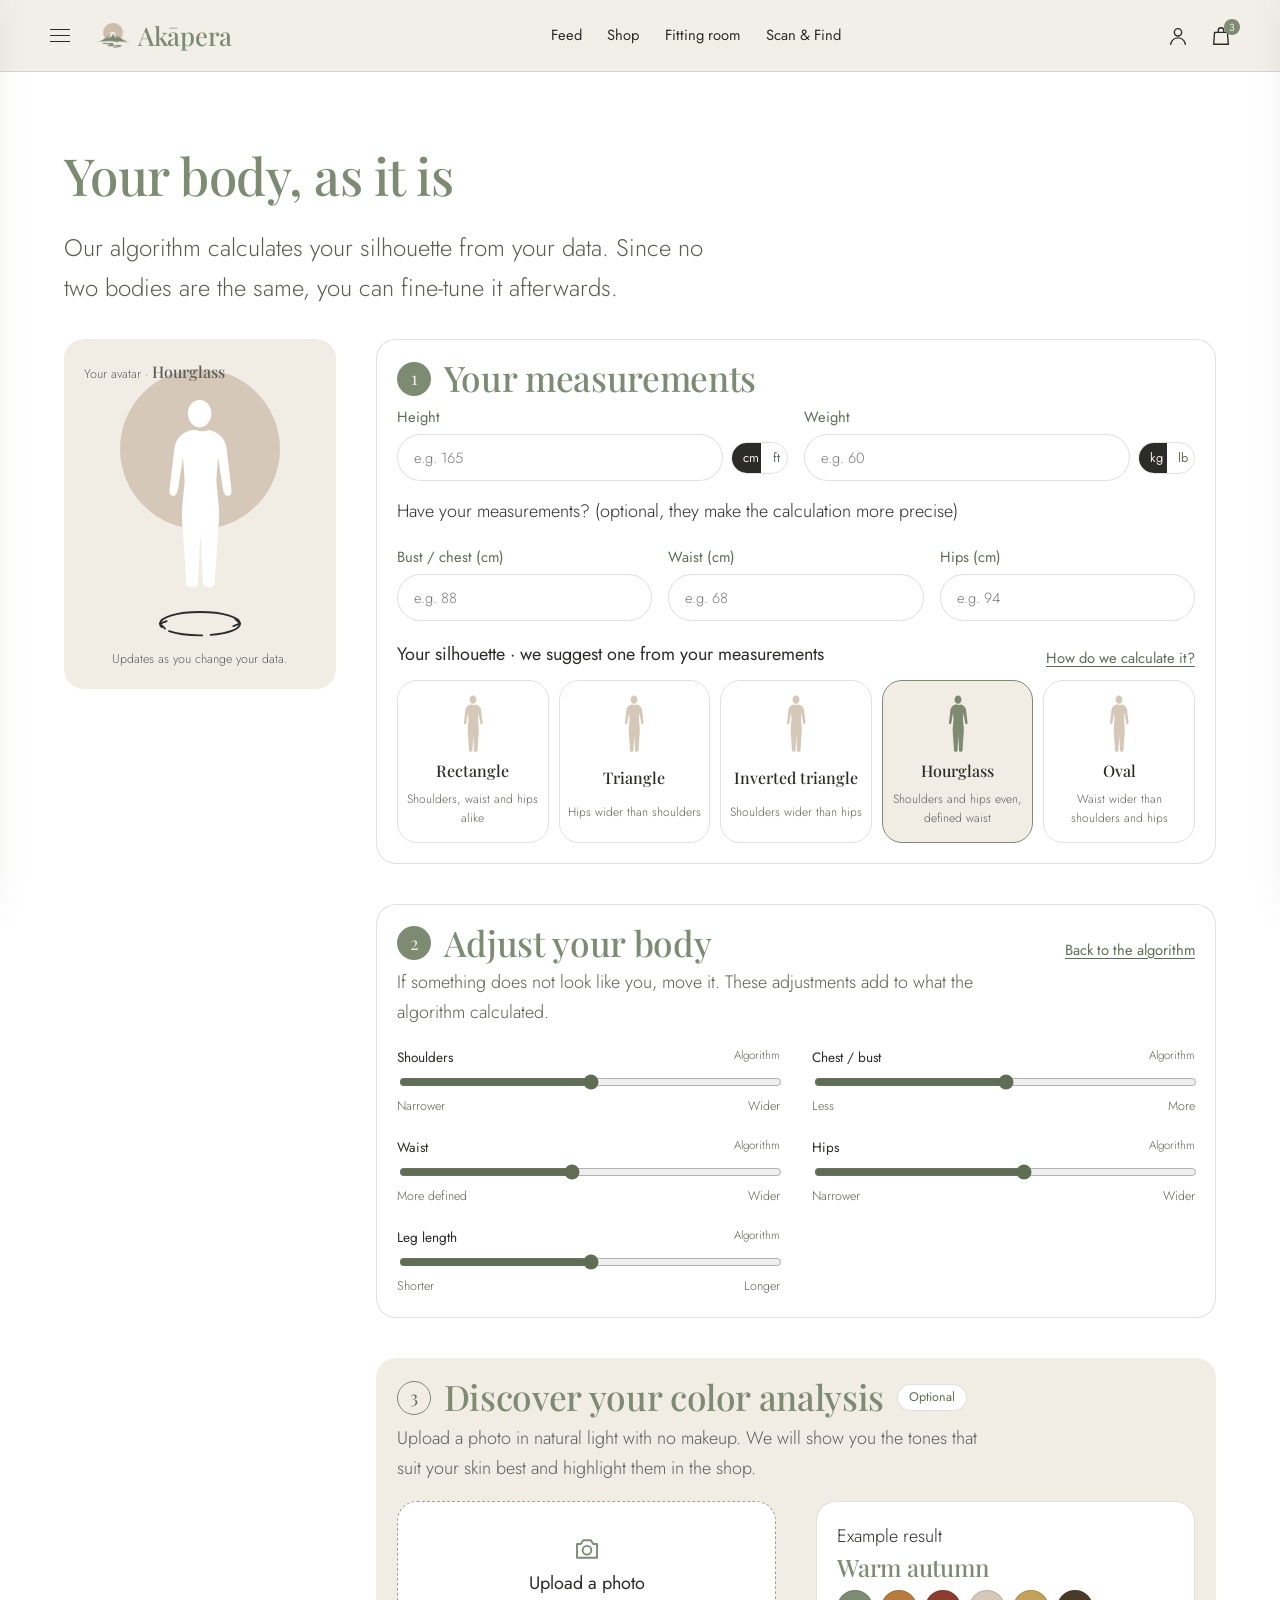
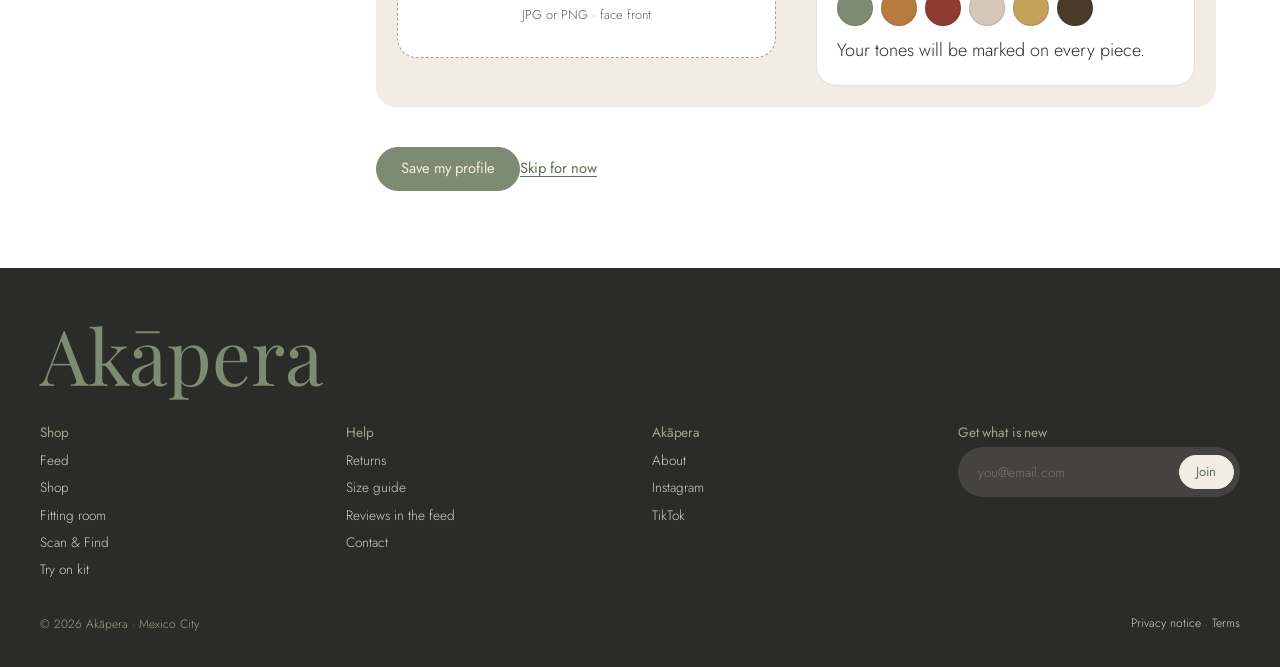
<file: create-profile.html>
<!doctype html>
<html lang="en">
<head>
<meta charset="utf-8">
<meta name="viewport" content="width=device-width, initial-scale=1">
<title>Create profile · Akāpera</title>
<meta name="description" content="Create your Akāpera avatar: measurements, body adjustments and color analysis.">
<meta name="theme-color" content="#7D8B72">
<link rel="icon" href="assets/logo.png">
<link rel="preconnect" href="https://fonts.googleapis.com">
<link rel="preconnect" href="https://fonts.gstatic.com" crossorigin>
<link href="https://fonts.googleapis.com/css2?family=Jost:wght@300;400;500&family=Playfair+Display:ital,wght@0,400;0,500;0,600;1,400;1,500&display=swap" rel="stylesheet">
<link rel="stylesheet" href="styles.css">
</head>
<body class="site" data-page="profile-create">
<svg width="0" height="0" style="position:absolute" aria-hidden="true">
  <symbol id="avatar" viewBox="0 0 100 240">
    <path d="M50 6c-8 0-14 7-14 16s6 17 14 17 14-8 14-17S58 6 50 6zm-9 36c-10 2-19 9-21 20l-6 50c-1 6 1 9 4 9s5-3 6-8l6-38 2 28-3 32c-1 10 0 20 1 30l4 60c0 4 3 6 7 6s7-2 7-6l3-60 3 60c0 4 3 6 7 6s7-2 7-6l4-60c1-10 2-20 1-30l-3-32 2-28 6 38c1 5 3 8 6 8s5-3 4-9l-6-50c-2-11-11-18-21-20-5 2-10 2-15 0z" fill="currentColor"/>
  </symbol>
  <symbol id="rot" viewBox="0 0 120 40">
    <path d="M12 22c0-8 21-14 48-14s48 6 48 14" fill="none" stroke="currentColor" stroke-width="2.2" stroke-linecap="round"/>
    <path d="M108 22c0 8-21 14-48 14S12 30 12 22" fill="none" stroke="currentColor" stroke-width="2.2" stroke-linecap="round" stroke-dasharray="40 10"/>
    <path d="M102 16l6 6-8 3" fill="none" stroke="currentColor" stroke-width="2.2" stroke-linecap="round" stroke-linejoin="round"/>
    <path d="M18 28l-6-6 8-3" fill="none" stroke="currentColor" stroke-width="2.2" stroke-linecap="round" stroke-linejoin="round"/>
  </symbol>
  <symbol id="star4" viewBox="0 0 24 24"><path d="M12 0c1 7 5 11 12 12-7 1-11 5-12 12-1-7-5-11-12-12 7-1 11-5 12-12z" fill="currentColor"/></symbol>
  <symbol id="hanger" viewBox="0 0 48 32"><path d="M24 4a4 4 0 1 1 4 4c-2 0-3 1-3 3v2l19 11v4H4v-4l19-11v-2" fill="none" stroke="currentColor" stroke-width="1.6" stroke-linejoin="round"/></symbol>
  <symbol id="i-user" viewBox="0 0 24 24"><circle cx="12" cy="8" r="4" fill="none" stroke="currentColor" stroke-width="1.5"/><path d="M4 21c1-5 5-7 8-7s7 2 8 7" fill="none" stroke="currentColor" stroke-width="1.5" stroke-linecap="round"/></symbol>
  <symbol id="i-bag" viewBox="0 0 24 24"><path d="M5 8h14l1 13H4L5 8z" fill="none" stroke="currentColor" stroke-width="1.5" stroke-linejoin="round"/><path d="M9 8V6a3 3 0 0 1 6 0v2" fill="none" stroke="currentColor" stroke-width="1.5"/></symbol>
  <symbol id="i-cam" viewBox="0 0 24 24"><path d="M4 8h3l2-3h6l2 3h3v11H4z" fill="none" stroke="currentColor" stroke-width="1.5" stroke-linejoin="round"/><circle cx="12" cy="13" r="3.5" fill="none" stroke="currentColor" stroke-width="1.5"/></symbol>
</svg>
<header class="hdr">
      <button class="burger" type="button" aria-label="Open menu" data-menu="open"><span></span></button>
      <a href="index.html" class="brand"><img src="assets/logo.png" alt="" width="34" height="26"><span>Akāpera</span></a>
      <nav aria-label="Main"><a href="feed.html">Feed</a><a href="shop.html">Shop</a><a href="fitting-room.html">Fitting room</a><a href="scan-and-find.html">Scan &amp; Find</a></nav>
      <div class="icons"><a href="login.html" aria-label="Account" title="Account"><svg width="22" height="22"><use href="#i-user"/></svg></a><button type="button" aria-label="Bag" data-bag="open" title="Bag"><svg width="22" height="22"><use href="#i-bag"/></svg><span class="count">3</span></button></div>
    </header>
<main id="main">
<div class="section"><div class="wrap">
          <h1>Your body, as it is</h1>
          <p class="lead" style="margin-bottom:2rem">Our algorithm calculates your silhouette from your data. Since no two bodies are the same, you can fine-tune it afterwards.</p>
          <div class="cols-side" style="grid-template-columns:17rem 1fr">
            <div class="avatar-card" style="position:sticky;top:80px"><span class="tag" style="justify-self:start">Your avatar · <b style="font-family:var(--font-display);font-weight:500;font-size:1rem">Hourglass</b></span><div class="orb"></div><svg><use href="#avatar"/></svg><svg class="rot" width="100" height="34" style="color:var(--charcoal)"><use href="#rot"/></svg><span class="tag">Updates as you change your data.</span></div>
            <div style="display:grid;gap:2.5rem">
              <div class="card">
                <div class="step-h"><i>1</i><h2>Your measurements</h2></div>
                <div class="kv" style="grid-template-columns:1fr 1fr;gap:1rem;margin-bottom:1rem">
                  <label class="input">Height<span style="display:flex;gap:.5rem;align-items:center"><input type="number" placeholder="e.g. 165"><span class="unit"><span class="on">cm</span><span>ft</span></span></span></label>
                  <label class="input">Weight<span style="display:flex;gap:.5rem;align-items:center"><input type="number" placeholder="e.g. 60"><span class="unit"><span class="on">kg</span><span>lb</span></span></span></label>
                </div>
                <p class="note">Have your measurements? (optional, they make the calculation more precise)</p>
                <div class="kv" style="grid-template-columns:1fr 1fr 1fr;gap:1rem;margin-bottom:1.2rem"><label class="input">Bust / chest (cm)<input type="number" placeholder="e.g. 88"></label><label class="input">Waist (cm)<input type="number" placeholder="e.g. 68"></label><label class="input">Hips (cm)<input type="number" placeholder="e.g. 94"></label></div>
                <div class="section-head" style="margin-bottom:.6rem"><span style="font-weight:400">Your silhouette <span class="note">· we suggest one from your measurements</span></span><a href="#" class="link" data-note="Explanation of the calculation">How do we calculate it?</a></div>
                <div class="silhouettes">
                  <label><input type="radio" name="sil"><svg viewBox="0 0 100 240" style="color:var(--sand)"><use href="#avatar"/></svg><b>Rectangle</b>Shoulders, waist and hips alike</label>
                  <label><input type="radio" name="sil"><svg viewBox="0 0 100 240" style="color:var(--sand)"><use href="#avatar"/></svg><b>Triangle</b>Hips wider than shoulders</label>
                  <label><input type="radio" name="sil"><svg viewBox="0 0 100 240" style="color:var(--sand)"><use href="#avatar"/></svg><b>Inverted triangle</b>Shoulders wider than hips</label>
                  <label><input type="radio" name="sil" checked><svg viewBox="0 0 100 240" style="color:var(--sage)"><use href="#avatar"/></svg><b>Hourglass</b>Shoulders and hips even, defined waist</label>
                  <label><input type="radio" name="sil"><svg viewBox="0 0 100 240" style="color:var(--sand)"><use href="#avatar"/></svg><b>Oval</b>Waist wider than shoulders and hips</label>
                </div>
              </div>
              <div class="card">
                <div class="section-head" style="margin-bottom:.4rem"><div class="step-h" style="margin:0"><i>2</i><h2>Adjust your body</h2></div><a href="#" class="link">Back to the algorithm</a></div>
                <p class="muted">If something does not look like you, move it. These adjustments add to what the algorithm calculated.</p>
                <div class="kv" style="gap:1.2rem 2rem">
                  <div class="slider"><div class="top">Shoulders <small>Algorithm</small></div><input type="range" value="50"><div class="ends"><span>Narrower</span><span>Wider</span></div></div>
                  <div class="slider"><div class="top">Chest / bust <small>Algorithm</small></div><input type="range" value="50"><div class="ends"><span>Less</span><span>More</span></div></div>
                  <div class="slider"><div class="top">Waist <small>Algorithm</small></div><input type="range" value="45"><div class="ends"><span>More defined</span><span>Wider</span></div></div>
                  <div class="slider"><div class="top">Hips <small>Algorithm</small></div><input type="range" value="55"><div class="ends"><span>Narrower</span><span>Wider</span></div></div>
                  <div class="slider"><div class="top">Leg length <small>Algorithm</small></div><input type="range" value="50"><div class="ends"><span>Shorter</span><span>Longer</span></div></div>
                </div>
              </div>
              <div class="card card--soft">
                <div class="step-h"><i style="background:transparent;border:1px solid var(--sage);color:var(--brand-deep)">3</i><h2>Discover your color analysis</h2><span class="chip">Optional</span></div>
                <p class="muted">Upload a photo in natural light with no makeup. We will show you the tones that suit your skin best and highlight them in the shop.</p>
                <div class="cols-2">
                  <label class="upload"><input type="file" class="sr"><svg width="30" height="30" style="color:var(--sage)"><use href="#i-cam"/></svg><b>Upload a photo</b><small>JPG or PNG · face front</small></label>
                  <div class="card"><span class="note">Example result</span><h3 style="margin:.2rem 0 .6rem">Warm autumn</h3><div class="swatches" style="gap:.5rem"><i class="sw" style="width:36px;height:36px;background:#7D8B72"></i><i class="sw" style="width:36px;height:36px;background:#B87B3E"></i><i class="sw" style="width:36px;height:36px;background:#8E3B32"></i><i class="sw" style="width:36px;height:36px;background:#D6C8B8"></i><i class="sw" style="width:36px;height:36px;background:#C4A25A"></i><i class="sw" style="width:36px;height:36px;background:#4A3A2A"></i></div><p class="note" style="margin:.6rem 0 0">Your tones will be marked on every piece.</p></div>
                </div>
              </div>
              <div class="btn-row"><a href="profile.html" class="btn">Save my profile</a><a href="fitting-room.html" class="link">Skip for now</a></div>
            </div>
          </div>
        </div></div>
</main>
<footer class="ftr">
      <p class="wm">Akāpera</p>
      <div class="cols">
        <div><h4>Shop</h4><a href="feed.html">Feed</a><a href="shop.html">Shop</a><a href="fitting-room.html">Fitting room</a><a href="scan-and-find.html">Scan &amp; Find</a><a href="try-on-kit.html">Try on kit</a></div>
        <div><h4>Help</h4><a href="returns.html">Returns</a><a href="try-on-kit.html">Size guide</a><a href="feed.html">Reviews in the feed</a><a href="mailto:hello@akapera.mx">Contact</a></div>
        <div><h4>Akāpera</h4><a href="about.html">About</a><a href="https://www.instagram.com/" target="_blank" rel="noopener">Instagram</a><a href="https://www.tiktok.com/" target="_blank" rel="noopener">TikTok</a></div>
        <div><h4>Get what is new</h4><form class="field" style="background:rgba(241,237,229,.12)" onsubmit="event.preventDefault()"><label class="sr" for="f-email">Email</label><input id="f-email" type="email" placeholder="you@email.com" style="color:var(--linen)"><button class="btn btn--light btn--sm" type="submit">Join</button></form></div>
      </div>
      <div class="legal"><span>© 2026 Akāpera · Mexico City</span><span><a href="#" style="display:inline">Privacy notice</a> · <a href="#" style="display:inline">Terms</a></span></div>
    </footer>
<div class="scrim" id="scrim"></div>
<aside class="drawer drawer--menu" id="menu-drawer" aria-label="Menu">
        <button class="close" type="button" aria-label="Close">×</button>
        <div><a href="feed.html">Feed</a><a href="shop.html">Shop</a><a href="fitting-room.html">Fitting room</a><a href="scan-and-find.html">Scan &amp; Find</a><a href="try-on-kit.html">Try on kit</a><a href="about.html">About</a></div>
        <div class="small"><h3>Your account</h3><a href="login.html">Log in</a><a href="profile.html">My profile and looks</a><a href="returns.html">Returns</a></div>
      </aside>
<aside class="drawer drawer--bag" id="bag-drawer" aria-label="Your bag">
        <div class="section-head" style="margin:0"><h3 style="margin:0">Your bag · 3</h3><button class="close" type="button" aria-label="Close">×</button></div>
        <div class="bag-items" id="bag-items"></div>
        <div class="ship-hint">$70 MXN more for free shipping.<div class="bar"><i></i></div></div>
        <div class="sum"><div class="total"><span>Subtotal</span><b style="font-size:var(--step-1)">$3,470 MXN</b></div></div>
        <div style="display:grid;gap:.5rem"><a href="checkout.html" class="btn btn--full">Checkout</a><a href="cart.html" class="btn btn--ghost btn--full">See the cart and try on my avatar</a></div>
      </aside>
<div class="toast" id="toast" role="status" aria-live="polite"></div>
<script src="products.js"></script>
<script src="script.js"></script>
</body>
</html>
</file>
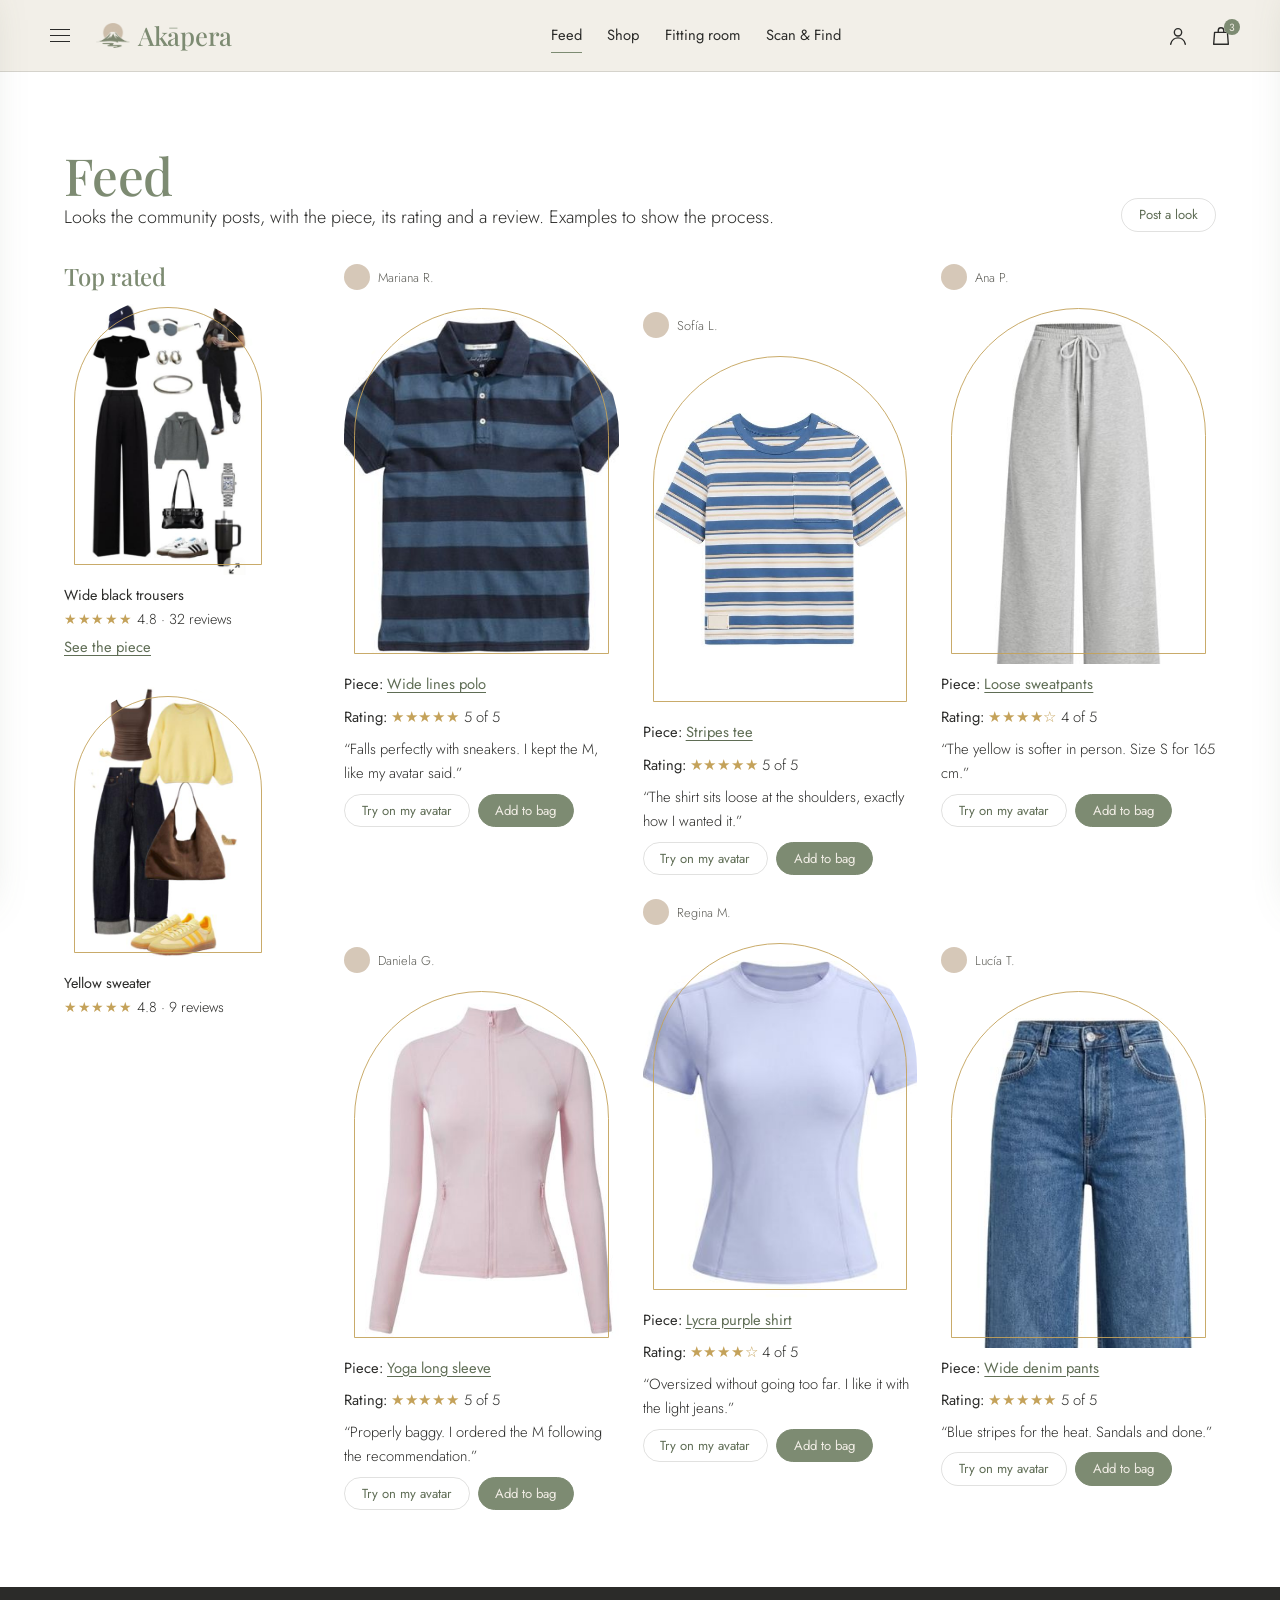
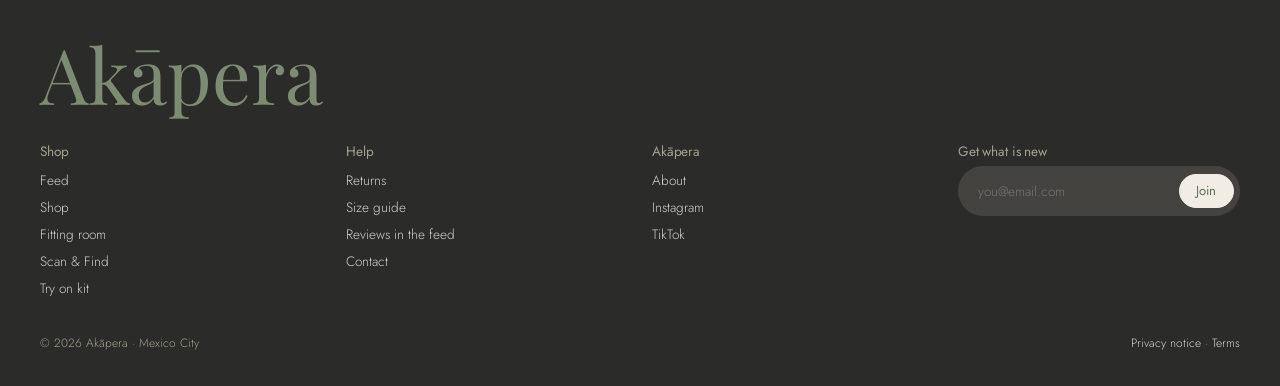
<file: feed.html>
<!doctype html>
<html lang="en">
<head>
<meta charset="utf-8">
<meta name="viewport" content="width=device-width, initial-scale=1">
<title>Feed · Akāpera</title>
<meta name="description" content="Looks the Akāpera community posts, with pieces, ratings and reviews.">
<meta name="theme-color" content="#7D8B72">
<link rel="icon" href="assets/logo.png">
<link rel="preconnect" href="https://fonts.googleapis.com">
<link rel="preconnect" href="https://fonts.gstatic.com" crossorigin>
<link href="https://fonts.googleapis.com/css2?family=Jost:wght@300;400;500&family=Playfair+Display:ital,wght@0,400;0,500;0,600;1,400;1,500&display=swap" rel="stylesheet">
<link rel="stylesheet" href="styles.css">
</head>
<body class="site" data-page="feed">
<svg width="0" height="0" style="position:absolute" aria-hidden="true">
  <symbol id="avatar" viewBox="0 0 100 240">
    <path d="M50 6c-8 0-14 7-14 16s6 17 14 17 14-8 14-17S58 6 50 6zm-9 36c-10 2-19 9-21 20l-6 50c-1 6 1 9 4 9s5-3 6-8l6-38 2 28-3 32c-1 10 0 20 1 30l4 60c0 4 3 6 7 6s7-2 7-6l3-60 3 60c0 4 3 6 7 6s7-2 7-6l4-60c1-10 2-20 1-30l-3-32 2-28 6 38c1 5 3 8 6 8s5-3 4-9l-6-50c-2-11-11-18-21-20-5 2-10 2-15 0z" fill="currentColor"/>
  </symbol>
  <symbol id="rot" viewBox="0 0 120 40">
    <path d="M12 22c0-8 21-14 48-14s48 6 48 14" fill="none" stroke="currentColor" stroke-width="2.2" stroke-linecap="round"/>
    <path d="M108 22c0 8-21 14-48 14S12 30 12 22" fill="none" stroke="currentColor" stroke-width="2.2" stroke-linecap="round" stroke-dasharray="40 10"/>
    <path d="M102 16l6 6-8 3" fill="none" stroke="currentColor" stroke-width="2.2" stroke-linecap="round" stroke-linejoin="round"/>
    <path d="M18 28l-6-6 8-3" fill="none" stroke="currentColor" stroke-width="2.2" stroke-linecap="round" stroke-linejoin="round"/>
  </symbol>
  <symbol id="star4" viewBox="0 0 24 24"><path d="M12 0c1 7 5 11 12 12-7 1-11 5-12 12-1-7-5-11-12-12 7-1 11-5 12-12z" fill="currentColor"/></symbol>
  <symbol id="hanger" viewBox="0 0 48 32"><path d="M24 4a4 4 0 1 1 4 4c-2 0-3 1-3 3v2l19 11v4H4v-4l19-11v-2" fill="none" stroke="currentColor" stroke-width="1.6" stroke-linejoin="round"/></symbol>
  <symbol id="i-user" viewBox="0 0 24 24"><circle cx="12" cy="8" r="4" fill="none" stroke="currentColor" stroke-width="1.5"/><path d="M4 21c1-5 5-7 8-7s7 2 8 7" fill="none" stroke="currentColor" stroke-width="1.5" stroke-linecap="round"/></symbol>
  <symbol id="i-bag" viewBox="0 0 24 24"><path d="M5 8h14l1 13H4L5 8z" fill="none" stroke="currentColor" stroke-width="1.5" stroke-linejoin="round"/><path d="M9 8V6a3 3 0 0 1 6 0v2" fill="none" stroke="currentColor" stroke-width="1.5"/></symbol>
  <symbol id="i-cam" viewBox="0 0 24 24"><path d="M4 8h3l2-3h6l2 3h3v11H4z" fill="none" stroke="currentColor" stroke-width="1.5" stroke-linejoin="round"/><circle cx="12" cy="13" r="3.5" fill="none" stroke="currentColor" stroke-width="1.5"/></symbol>
</svg>
<header class="hdr">
      <button class="burger" type="button" aria-label="Open menu" data-menu="open"><span></span></button>
      <a href="index.html" class="brand"><img src="assets/logo.png" alt="" width="34" height="26"><span>Akāpera</span></a>
      <nav aria-label="Main"><a href="feed.html" aria-current="page">Feed</a><a href="shop.html">Shop</a><a href="fitting-room.html">Fitting room</a><a href="scan-and-find.html">Scan &amp; Find</a></nav>
      <div class="icons"><a href="login.html" aria-label="Account" title="Account"><svg width="22" height="22"><use href="#i-user"/></svg></a><button type="button" aria-label="Bag" data-bag="open" title="Bag"><svg width="22" height="22"><use href="#i-bag"/></svg><span class="count">3</span></button></div>
    </header>
<main id="main">
<div class="section"><div class="wrap">
          <div class="section-head"><div><h1 style="margin:0">Feed</h1><span class="note">Looks the community posts, with the piece, its rating and a review. Examples to show the process.</span></div><a href="login.html" class="btn btn--ghost btn--sm">Post a look</a></div>
          <div class="cols-side">
            <aside>
              <h3 style="margin-bottom:.5rem">Top rated</h3>
              <div class="arch arch--photo" style="max-width:13rem"><img src="assets/o1.jpg" alt="Wide black trousers, example"></div>
              <p style="margin:.6rem 0 0;font-size:.9rem"><b style="font-weight:400">Wide black trousers</b><br><span class="stars-txt">★★★★★</span> 4.8 · 32 reviews</p>
              <a href="product.html" class="link">See the piece</a>
              <div class="arch arch--photo" style="max-width:13rem;margin-top:1.5rem"><img src="assets/o7.jpg" alt="Yellow sweater, example"></div>
              <p style="margin:.6rem 0 0;font-size:.9rem"><b style="font-weight:400">Yellow sweater</b><br><span class="stars-txt">★★★★★</span> 4.8 · 9 reviews</p>
            </aside>
            <div class="grid-prod3 stagger" data-posts="0,1,2,3,4,5"></div>
          </div>
        </div></div>
</main>
<footer class="ftr">
      <p class="wm">Akāpera</p>
      <div class="cols">
        <div><h4>Shop</h4><a href="feed.html">Feed</a><a href="shop.html">Shop</a><a href="fitting-room.html">Fitting room</a><a href="scan-and-find.html">Scan &amp; Find</a><a href="try-on-kit.html">Try on kit</a></div>
        <div><h4>Help</h4><a href="returns.html">Returns</a><a href="try-on-kit.html">Size guide</a><a href="feed.html">Reviews in the feed</a><a href="mailto:hello@akapera.mx">Contact</a></div>
        <div><h4>Akāpera</h4><a href="about.html">About</a><a href="https://www.instagram.com/" target="_blank" rel="noopener">Instagram</a><a href="https://www.tiktok.com/" target="_blank" rel="noopener">TikTok</a></div>
        <div><h4>Get what is new</h4><form class="field" style="background:rgba(241,237,229,.12)" onsubmit="event.preventDefault()"><label class="sr" for="f-email">Email</label><input id="f-email" type="email" placeholder="you@email.com" style="color:var(--linen)"><button class="btn btn--light btn--sm" type="submit">Join</button></form></div>
      </div>
      <div class="legal"><span>© 2026 Akāpera · Mexico City</span><span><a href="#" style="display:inline">Privacy notice</a> · <a href="#" style="display:inline">Terms</a></span></div>
    </footer>
<div class="scrim" id="scrim"></div>
<aside class="drawer drawer--menu" id="menu-drawer" aria-label="Menu">
        <button class="close" type="button" aria-label="Close">×</button>
        <div><a href="feed.html" aria-current="page">Feed</a><a href="shop.html">Shop</a><a href="fitting-room.html">Fitting room</a><a href="scan-and-find.html">Scan &amp; Find</a><a href="try-on-kit.html">Try on kit</a><a href="about.html">About</a></div>
        <div class="small"><h3>Your account</h3><a href="login.html">Log in</a><a href="profile.html">My profile and looks</a><a href="returns.html">Returns</a></div>
      </aside>
<aside class="drawer drawer--bag" id="bag-drawer" aria-label="Your bag">
        <div class="section-head" style="margin:0"><h3 style="margin:0">Your bag · 3</h3><button class="close" type="button" aria-label="Close">×</button></div>
        <div class="bag-items" id="bag-items"></div>
        <div class="ship-hint">$70 MXN more for free shipping.<div class="bar"><i></i></div></div>
        <div class="sum"><div class="total"><span>Subtotal</span><b style="font-size:var(--step-1)">$3,470 MXN</b></div></div>
        <div style="display:grid;gap:.5rem"><a href="checkout.html" class="btn btn--full">Checkout</a><a href="cart.html" class="btn btn--ghost btn--full">See the cart and try on my avatar</a></div>
      </aside>
<div class="toast" id="toast" role="status" aria-live="polite"></div>
<script src="products.js"></script>
<script src="script.js"></script>
</body>
</html>
</file>
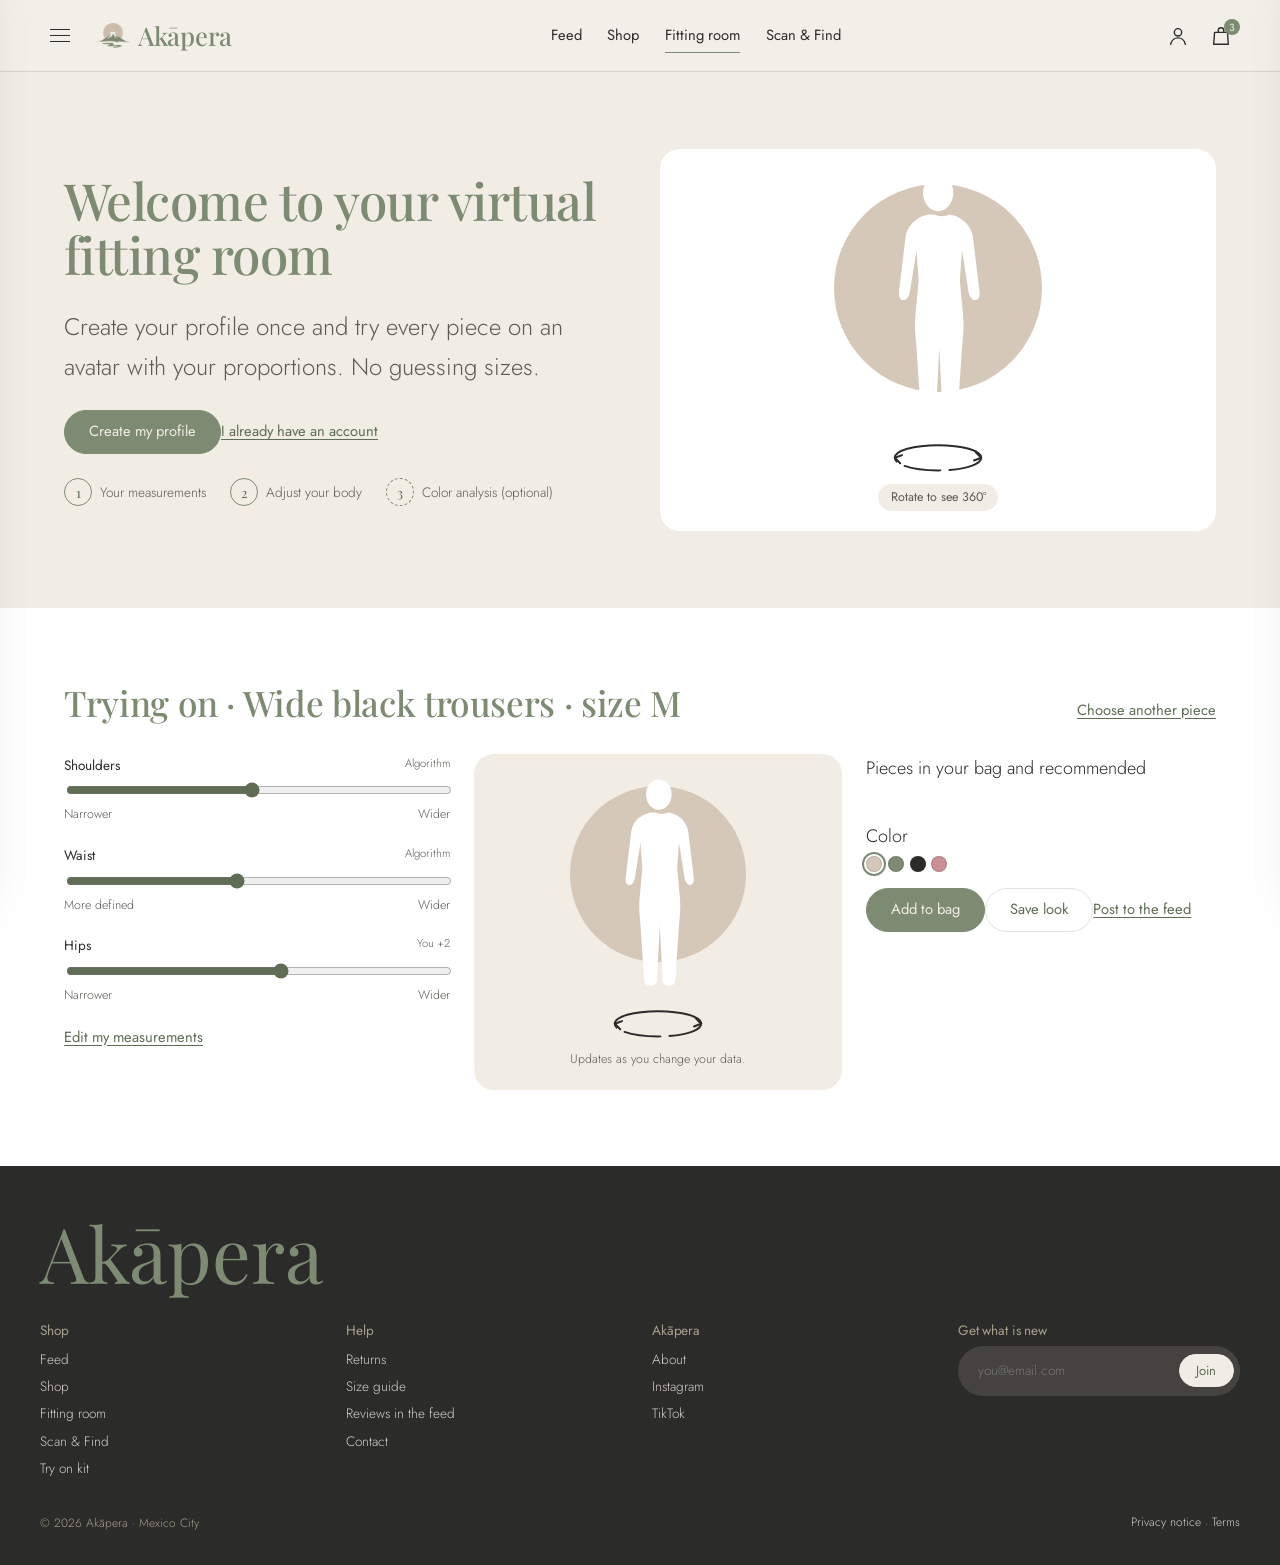
<file: fitting-room.html>
<!doctype html>
<html lang="en">
<head>
<meta charset="utf-8">
<meta name="viewport" content="width=device-width, initial-scale=1">
<title>Fitting room · Akāpera</title>
<meta name="description" content="Akāpera virtual fitting room: try every piece on an avatar with your proportions.">
<meta name="theme-color" content="#7D8B72">
<link rel="icon" href="assets/logo.png">
<link rel="preconnect" href="https://fonts.googleapis.com">
<link rel="preconnect" href="https://fonts.gstatic.com" crossorigin>
<link href="https://fonts.googleapis.com/css2?family=Jost:wght@300;400;500&family=Playfair+Display:ital,wght@0,400;0,500;0,600;1,400;1,500&display=swap" rel="stylesheet">
<link rel="stylesheet" href="styles.css">
</head>
<body class="site" data-page="fitting">
<svg width="0" height="0" style="position:absolute" aria-hidden="true">
  <symbol id="avatar" viewBox="0 0 100 240">
    <path d="M50 6c-8 0-14 7-14 16s6 17 14 17 14-8 14-17S58 6 50 6zm-9 36c-10 2-19 9-21 20l-6 50c-1 6 1 9 4 9s5-3 6-8l6-38 2 28-3 32c-1 10 0 20 1 30l4 60c0 4 3 6 7 6s7-2 7-6l3-60 3 60c0 4 3 6 7 6s7-2 7-6l4-60c1-10 2-20 1-30l-3-32 2-28 6 38c1 5 3 8 6 8s5-3 4-9l-6-50c-2-11-11-18-21-20-5 2-10 2-15 0z" fill="currentColor"/>
  </symbol>
  <symbol id="rot" viewBox="0 0 120 40">
    <path d="M12 22c0-8 21-14 48-14s48 6 48 14" fill="none" stroke="currentColor" stroke-width="2.2" stroke-linecap="round"/>
    <path d="M108 22c0 8-21 14-48 14S12 30 12 22" fill="none" stroke="currentColor" stroke-width="2.2" stroke-linecap="round" stroke-dasharray="40 10"/>
    <path d="M102 16l6 6-8 3" fill="none" stroke="currentColor" stroke-width="2.2" stroke-linecap="round" stroke-linejoin="round"/>
    <path d="M18 28l-6-6 8-3" fill="none" stroke="currentColor" stroke-width="2.2" stroke-linecap="round" stroke-linejoin="round"/>
  </symbol>
  <symbol id="star4" viewBox="0 0 24 24"><path d="M12 0c1 7 5 11 12 12-7 1-11 5-12 12-1-7-5-11-12-12 7-1 11-5 12-12z" fill="currentColor"/></symbol>
  <symbol id="hanger" viewBox="0 0 48 32"><path d="M24 4a4 4 0 1 1 4 4c-2 0-3 1-3 3v2l19 11v4H4v-4l19-11v-2" fill="none" stroke="currentColor" stroke-width="1.6" stroke-linejoin="round"/></symbol>
  <symbol id="i-user" viewBox="0 0 24 24"><circle cx="12" cy="8" r="4" fill="none" stroke="currentColor" stroke-width="1.5"/><path d="M4 21c1-5 5-7 8-7s7 2 8 7" fill="none" stroke="currentColor" stroke-width="1.5" stroke-linecap="round"/></symbol>
  <symbol id="i-bag" viewBox="0 0 24 24"><path d="M5 8h14l1 13H4L5 8z" fill="none" stroke="currentColor" stroke-width="1.5" stroke-linejoin="round"/><path d="M9 8V6a3 3 0 0 1 6 0v2" fill="none" stroke="currentColor" stroke-width="1.5"/></symbol>
  <symbol id="i-cam" viewBox="0 0 24 24"><path d="M4 8h3l2-3h6l2 3h3v11H4z" fill="none" stroke="currentColor" stroke-width="1.5" stroke-linejoin="round"/><circle cx="12" cy="13" r="3.5" fill="none" stroke="currentColor" stroke-width="1.5"/></symbol>
</svg>
<header class="hdr">
      <button class="burger" type="button" aria-label="Open menu" data-menu="open"><span></span></button>
      <a href="index.html" class="brand"><img src="assets/logo.png" alt="" width="34" height="26"><span>Akāpera</span></a>
      <nav aria-label="Main"><a href="feed.html">Feed</a><a href="shop.html">Shop</a><a href="fitting-room.html" aria-current="page">Fitting room</a><a href="scan-and-find.html">Scan &amp; Find</a></nav>
      <div class="icons"><a href="login.html" aria-label="Account" title="Account"><svg width="22" height="22"><use href="#i-user"/></svg></a><button type="button" aria-label="Bag" data-bag="open" title="Bag"><svg width="22" height="22"><use href="#i-bag"/></svg><span class="count">3</span></button></div>
    </header>
<main id="main">
<div class="section section--soft"><div class="wrap cols-2" style="align-items:center">
          <div>
            <h1>Welcome to your virtual fitting room</h1>
            <p class="lead">Create your profile once and try every piece on an avatar with your proportions. No guessing sizes.</p>
            <div class="btn-row" style="margin-bottom:1.5rem"><a href="create-profile.html" class="btn">Create my profile</a><a href="login.html" class="link">I already have an account</a></div>
            <div class="steps"><span><i>1</i>Your measurements</span><span><i>2</i>Adjust your body</span><span><i class="dash">3</i>Color analysis (optional)</span></div>
          </div>
          <div class="avatar-card" style="background:var(--white);--av-h:260px"><div class="orb"></div><svg><use href="#avatar"/></svg><svg class="rot" width="110" height="36" style="color:var(--charcoal)"><use href="#rot"/></svg><span class="chip chip--soft tag">Rotate to see 360°</span></div>
        </div></div>
        <div class="section"><div class="wrap">
          <div class="section-head"><h2>Trying on · Wide black trousers · size M</h2><a href="shop.html" class="link">Choose another piece</a></div>
          <div class="cols-3">
            <div style="display:grid;gap:1.2rem">
              <div class="slider"><div class="top">Shoulders <small>Algorithm</small></div><input type="range" min="0" max="100" value="48"><div class="ends"><span>Narrower</span><span>Wider</span></div></div>
              <div class="slider"><div class="top">Waist <small>Algorithm</small></div><input type="range" min="0" max="100" value="44"><div class="ends"><span>More defined</span><span>Wider</span></div></div>
              <div class="slider"><div class="top">Hips <small>You +2</small></div><input type="range" min="0" max="100" value="56"><div class="ends"><span>Narrower</span><span>Wider</span></div></div>
              <a href="create-profile.html" class="link">Edit my measurements</a>
            </div>
            <div class="avatar-card" style="--av-h:220px"><div class="orb"></div><svg><use href="#avatar"/></svg><svg class="rot" width="110" height="36" style="color:var(--charcoal)"><use href="#rot"/></svg><span class="tag">Updates as you change your data.</span></div>
            <div style="display:grid;gap:1rem">
              <div><span class="note">Pieces in your bag and recommended</span><div class="garments" style="margin-top:.4rem" id="garments"></div></div>
              <div><span class="note">Color</span><div class="swatches" style="margin-top:.3rem"><i class="sw on" style="background:#D6C8B8"></i><i class="sw" style="background:#7D8B72"></i><i class="sw" style="background:#2B2B29"></i><i class="sw" style="background:#C98F94"></i></div></div>
              <div class="btn-row"><button class="btn" type="button" data-bag="open">Add to bag</button><a href="profile.html" class="btn btn--ghost">Save look</a><a href="feed.html" class="link">Post to the feed</a></div>
            </div>
          </div>
        </div></div>
</main>
<footer class="ftr">
      <p class="wm">Akāpera</p>
      <div class="cols">
        <div><h4>Shop</h4><a href="feed.html">Feed</a><a href="shop.html">Shop</a><a href="fitting-room.html">Fitting room</a><a href="scan-and-find.html">Scan &amp; Find</a><a href="try-on-kit.html">Try on kit</a></div>
        <div><h4>Help</h4><a href="returns.html">Returns</a><a href="try-on-kit.html">Size guide</a><a href="feed.html">Reviews in the feed</a><a href="mailto:hello@akapera.mx">Contact</a></div>
        <div><h4>Akāpera</h4><a href="about.html">About</a><a href="https://www.instagram.com/" target="_blank" rel="noopener">Instagram</a><a href="https://www.tiktok.com/" target="_blank" rel="noopener">TikTok</a></div>
        <div><h4>Get what is new</h4><form class="field" style="background:rgba(241,237,229,.12)" onsubmit="event.preventDefault()"><label class="sr" for="f-email">Email</label><input id="f-email" type="email" placeholder="you@email.com" style="color:var(--linen)"><button class="btn btn--light btn--sm" type="submit">Join</button></form></div>
      </div>
      <div class="legal"><span>© 2026 Akāpera · Mexico City</span><span><a href="#" style="display:inline">Privacy notice</a> · <a href="#" style="display:inline">Terms</a></span></div>
    </footer>
<div class="scrim" id="scrim"></div>
<aside class="drawer drawer--menu" id="menu-drawer" aria-label="Menu">
        <button class="close" type="button" aria-label="Close">×</button>
        <div><a href="feed.html">Feed</a><a href="shop.html">Shop</a><a href="fitting-room.html" aria-current="page">Fitting room</a><a href="scan-and-find.html">Scan &amp; Find</a><a href="try-on-kit.html">Try on kit</a><a href="about.html">About</a></div>
        <div class="small"><h3>Your account</h3><a href="login.html">Log in</a><a href="profile.html">My profile and looks</a><a href="returns.html">Returns</a></div>
      </aside>
<aside class="drawer drawer--bag" id="bag-drawer" aria-label="Your bag">
        <div class="section-head" style="margin:0"><h3 style="margin:0">Your bag · 3</h3><button class="close" type="button" aria-label="Close">×</button></div>
        <div class="bag-items" id="bag-items"></div>
        <div class="ship-hint">$70 MXN more for free shipping.<div class="bar"><i></i></div></div>
        <div class="sum"><div class="total"><span>Subtotal</span><b style="font-size:var(--step-1)">$3,470 MXN</b></div></div>
        <div style="display:grid;gap:.5rem"><a href="checkout.html" class="btn btn--full">Checkout</a><a href="cart.html" class="btn btn--ghost btn--full">See the cart and try on my avatar</a></div>
      </aside>
<div class="toast" id="toast" role="status" aria-live="polite"></div>
<script src="products.js"></script>
<script src="script.js"></script>
</body>
</html>
</file>
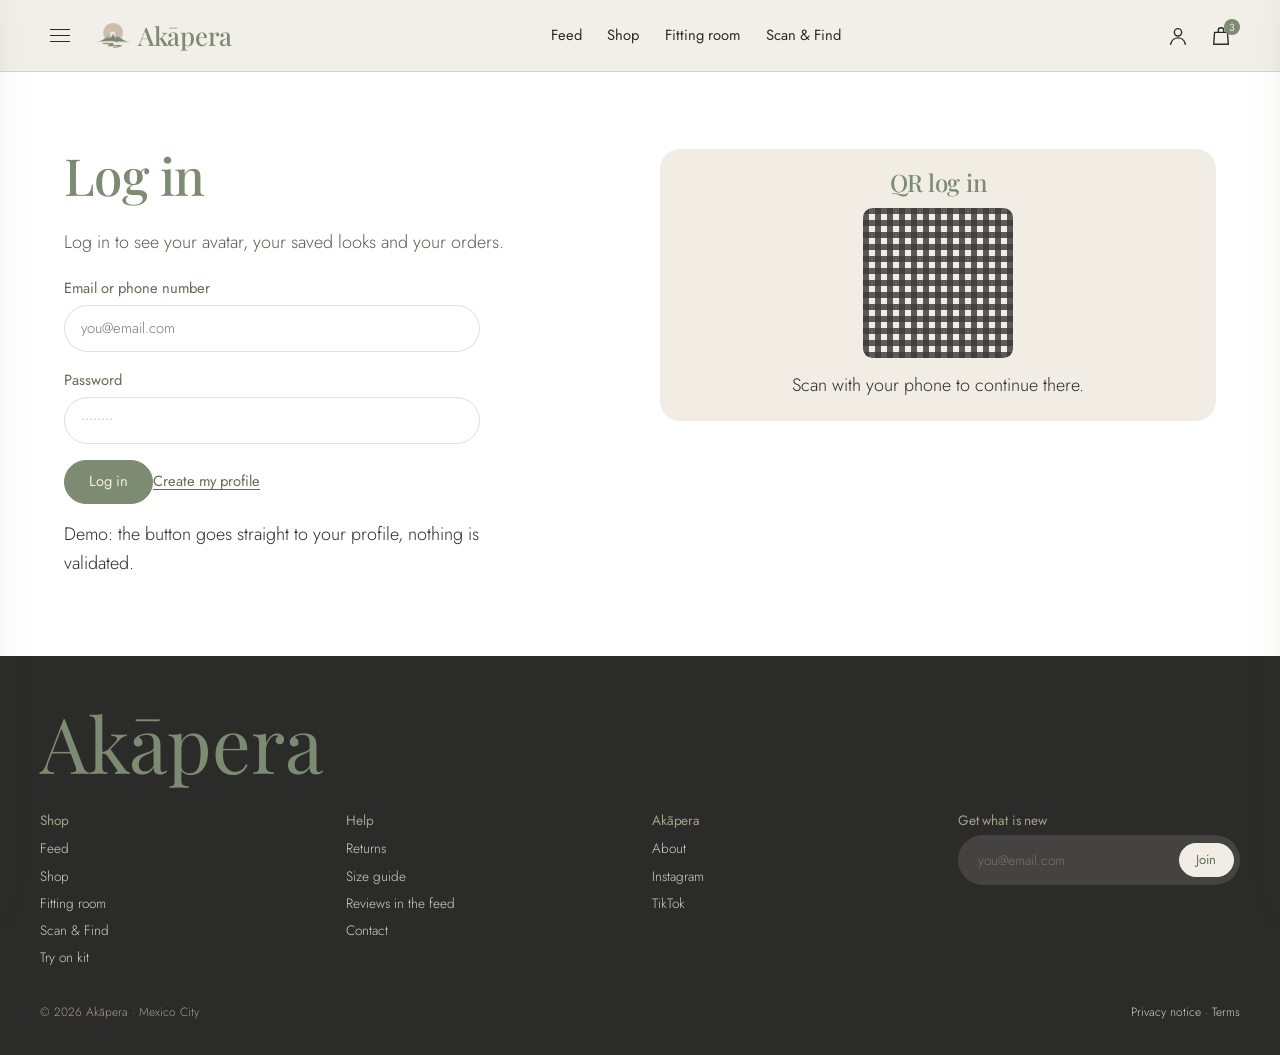
<file: login.html>
<!doctype html>
<html lang="en">
<head>
<meta charset="utf-8">
<meta name="viewport" content="width=device-width, initial-scale=1">
<title>Log in · Akāpera</title>
<meta name="description" content="Log in to Akāpera to see your avatar, saved looks and orders.">
<meta name="theme-color" content="#7D8B72">
<link rel="icon" href="assets/logo.png">
<link rel="preconnect" href="https://fonts.googleapis.com">
<link rel="preconnect" href="https://fonts.gstatic.com" crossorigin>
<link href="https://fonts.googleapis.com/css2?family=Jost:wght@300;400;500&family=Playfair+Display:ital,wght@0,400;0,500;0,600;1,400;1,500&display=swap" rel="stylesheet">
<link rel="stylesheet" href="styles.css">
</head>
<body class="site" data-page="login">
<svg width="0" height="0" style="position:absolute" aria-hidden="true">
  <symbol id="avatar" viewBox="0 0 100 240">
    <path d="M50 6c-8 0-14 7-14 16s6 17 14 17 14-8 14-17S58 6 50 6zm-9 36c-10 2-19 9-21 20l-6 50c-1 6 1 9 4 9s5-3 6-8l6-38 2 28-3 32c-1 10 0 20 1 30l4 60c0 4 3 6 7 6s7-2 7-6l3-60 3 60c0 4 3 6 7 6s7-2 7-6l4-60c1-10 2-20 1-30l-3-32 2-28 6 38c1 5 3 8 6 8s5-3 4-9l-6-50c-2-11-11-18-21-20-5 2-10 2-15 0z" fill="currentColor"/>
  </symbol>
  <symbol id="rot" viewBox="0 0 120 40">
    <path d="M12 22c0-8 21-14 48-14s48 6 48 14" fill="none" stroke="currentColor" stroke-width="2.2" stroke-linecap="round"/>
    <path d="M108 22c0 8-21 14-48 14S12 30 12 22" fill="none" stroke="currentColor" stroke-width="2.2" stroke-linecap="round" stroke-dasharray="40 10"/>
    <path d="M102 16l6 6-8 3" fill="none" stroke="currentColor" stroke-width="2.2" stroke-linecap="round" stroke-linejoin="round"/>
    <path d="M18 28l-6-6 8-3" fill="none" stroke="currentColor" stroke-width="2.2" stroke-linecap="round" stroke-linejoin="round"/>
  </symbol>
  <symbol id="star4" viewBox="0 0 24 24"><path d="M12 0c1 7 5 11 12 12-7 1-11 5-12 12-1-7-5-11-12-12 7-1 11-5 12-12z" fill="currentColor"/></symbol>
  <symbol id="hanger" viewBox="0 0 48 32"><path d="M24 4a4 4 0 1 1 4 4c-2 0-3 1-3 3v2l19 11v4H4v-4l19-11v-2" fill="none" stroke="currentColor" stroke-width="1.6" stroke-linejoin="round"/></symbol>
  <symbol id="i-user" viewBox="0 0 24 24"><circle cx="12" cy="8" r="4" fill="none" stroke="currentColor" stroke-width="1.5"/><path d="M4 21c1-5 5-7 8-7s7 2 8 7" fill="none" stroke="currentColor" stroke-width="1.5" stroke-linecap="round"/></symbol>
  <symbol id="i-bag" viewBox="0 0 24 24"><path d="M5 8h14l1 13H4L5 8z" fill="none" stroke="currentColor" stroke-width="1.5" stroke-linejoin="round"/><path d="M9 8V6a3 3 0 0 1 6 0v2" fill="none" stroke="currentColor" stroke-width="1.5"/></symbol>
  <symbol id="i-cam" viewBox="0 0 24 24"><path d="M4 8h3l2-3h6l2 3h3v11H4z" fill="none" stroke="currentColor" stroke-width="1.5" stroke-linejoin="round"/><circle cx="12" cy="13" r="3.5" fill="none" stroke="currentColor" stroke-width="1.5"/></symbol>
</svg>
<header class="hdr">
      <button class="burger" type="button" aria-label="Open menu" data-menu="open"><span></span></button>
      <a href="index.html" class="brand"><img src="assets/logo.png" alt="" width="34" height="26"><span>Akāpera</span></a>
      <nav aria-label="Main"><a href="feed.html">Feed</a><a href="shop.html">Shop</a><a href="fitting-room.html">Fitting room</a><a href="scan-and-find.html">Scan &amp; Find</a></nav>
      <div class="icons"><a href="login.html" aria-label="Account" title="Account" aria-current="page"><svg width="22" height="22"><use href="#i-user"/></svg></a><button type="button" aria-label="Bag" data-bag="open" title="Bag"><svg width="22" height="22"><use href="#i-bag"/></svg><span class="count">3</span></button></div>
    </header>
<main id="main">
<div class="section"><div class="wrap cols-2">
          <div>
            <h1>Log in</h1>
            <p class="muted">Log in to see your avatar, your saved looks and your orders.</p>
            <form style="display:grid;gap:1rem;max-width:26rem" onsubmit="event.preventDefault()">
              <label class="input">Email or phone number<input type="text" placeholder="you@email.com"></label>
              <label class="input">Password<input type="password" placeholder="••••••••"></label>
              <div class="btn-row"><a href="profile.html" class="btn">Log in</a><a href="create-profile.html" class="link">Create my profile</a></div>
              <p class="note" style="margin:0">Demo: the button goes straight to your profile, nothing is validated.</p>
            </form>
          </div>
          <div class="card card--soft" style="text-align:center;display:grid;gap:.8rem;justify-items:center">
            <h3 style="margin:0">QR log in</h3>
            <div class="qr" aria-hidden="true"></div>
            <p class="note" style="margin:0">Scan with your phone to continue there.</p>
          </div>
        </div></div>
</main>
<footer class="ftr">
      <p class="wm">Akāpera</p>
      <div class="cols">
        <div><h4>Shop</h4><a href="feed.html">Feed</a><a href="shop.html">Shop</a><a href="fitting-room.html">Fitting room</a><a href="scan-and-find.html">Scan &amp; Find</a><a href="try-on-kit.html">Try on kit</a></div>
        <div><h4>Help</h4><a href="returns.html">Returns</a><a href="try-on-kit.html">Size guide</a><a href="feed.html">Reviews in the feed</a><a href="mailto:hello@akapera.mx">Contact</a></div>
        <div><h4>Akāpera</h4><a href="about.html">About</a><a href="https://www.instagram.com/" target="_blank" rel="noopener">Instagram</a><a href="https://www.tiktok.com/" target="_blank" rel="noopener">TikTok</a></div>
        <div><h4>Get what is new</h4><form class="field" style="background:rgba(241,237,229,.12)" onsubmit="event.preventDefault()"><label class="sr" for="f-email">Email</label><input id="f-email" type="email" placeholder="you@email.com" style="color:var(--linen)"><button class="btn btn--light btn--sm" type="submit">Join</button></form></div>
      </div>
      <div class="legal"><span>© 2026 Akāpera · Mexico City</span><span><a href="#" style="display:inline">Privacy notice</a> · <a href="#" style="display:inline">Terms</a></span></div>
    </footer>
<div class="scrim" id="scrim"></div>
<aside class="drawer drawer--menu" id="menu-drawer" aria-label="Menu">
        <button class="close" type="button" aria-label="Close">×</button>
        <div><a href="feed.html">Feed</a><a href="shop.html">Shop</a><a href="fitting-room.html">Fitting room</a><a href="scan-and-find.html">Scan &amp; Find</a><a href="try-on-kit.html">Try on kit</a><a href="about.html">About</a></div>
        <div class="small"><h3>Your account</h3><a href="login.html" aria-current="page">Log in</a><a href="profile.html">My profile and looks</a><a href="returns.html">Returns</a></div>
      </aside>
<aside class="drawer drawer--bag" id="bag-drawer" aria-label="Your bag">
        <div class="section-head" style="margin:0"><h3 style="margin:0">Your bag · 3</h3><button class="close" type="button" aria-label="Close">×</button></div>
        <div class="bag-items" id="bag-items"></div>
        <div class="ship-hint">$70 MXN more for free shipping.<div class="bar"><i></i></div></div>
        <div class="sum"><div class="total"><span>Subtotal</span><b style="font-size:var(--step-1)">$3,470 MXN</b></div></div>
        <div style="display:grid;gap:.5rem"><a href="checkout.html" class="btn btn--full">Checkout</a><a href="cart.html" class="btn btn--ghost btn--full">See the cart and try on my avatar</a></div>
      </aside>
<div class="toast" id="toast" role="status" aria-live="polite"></div>
<script src="products.js"></script>
<script src="script.js"></script>
</body>
</html>
</file>
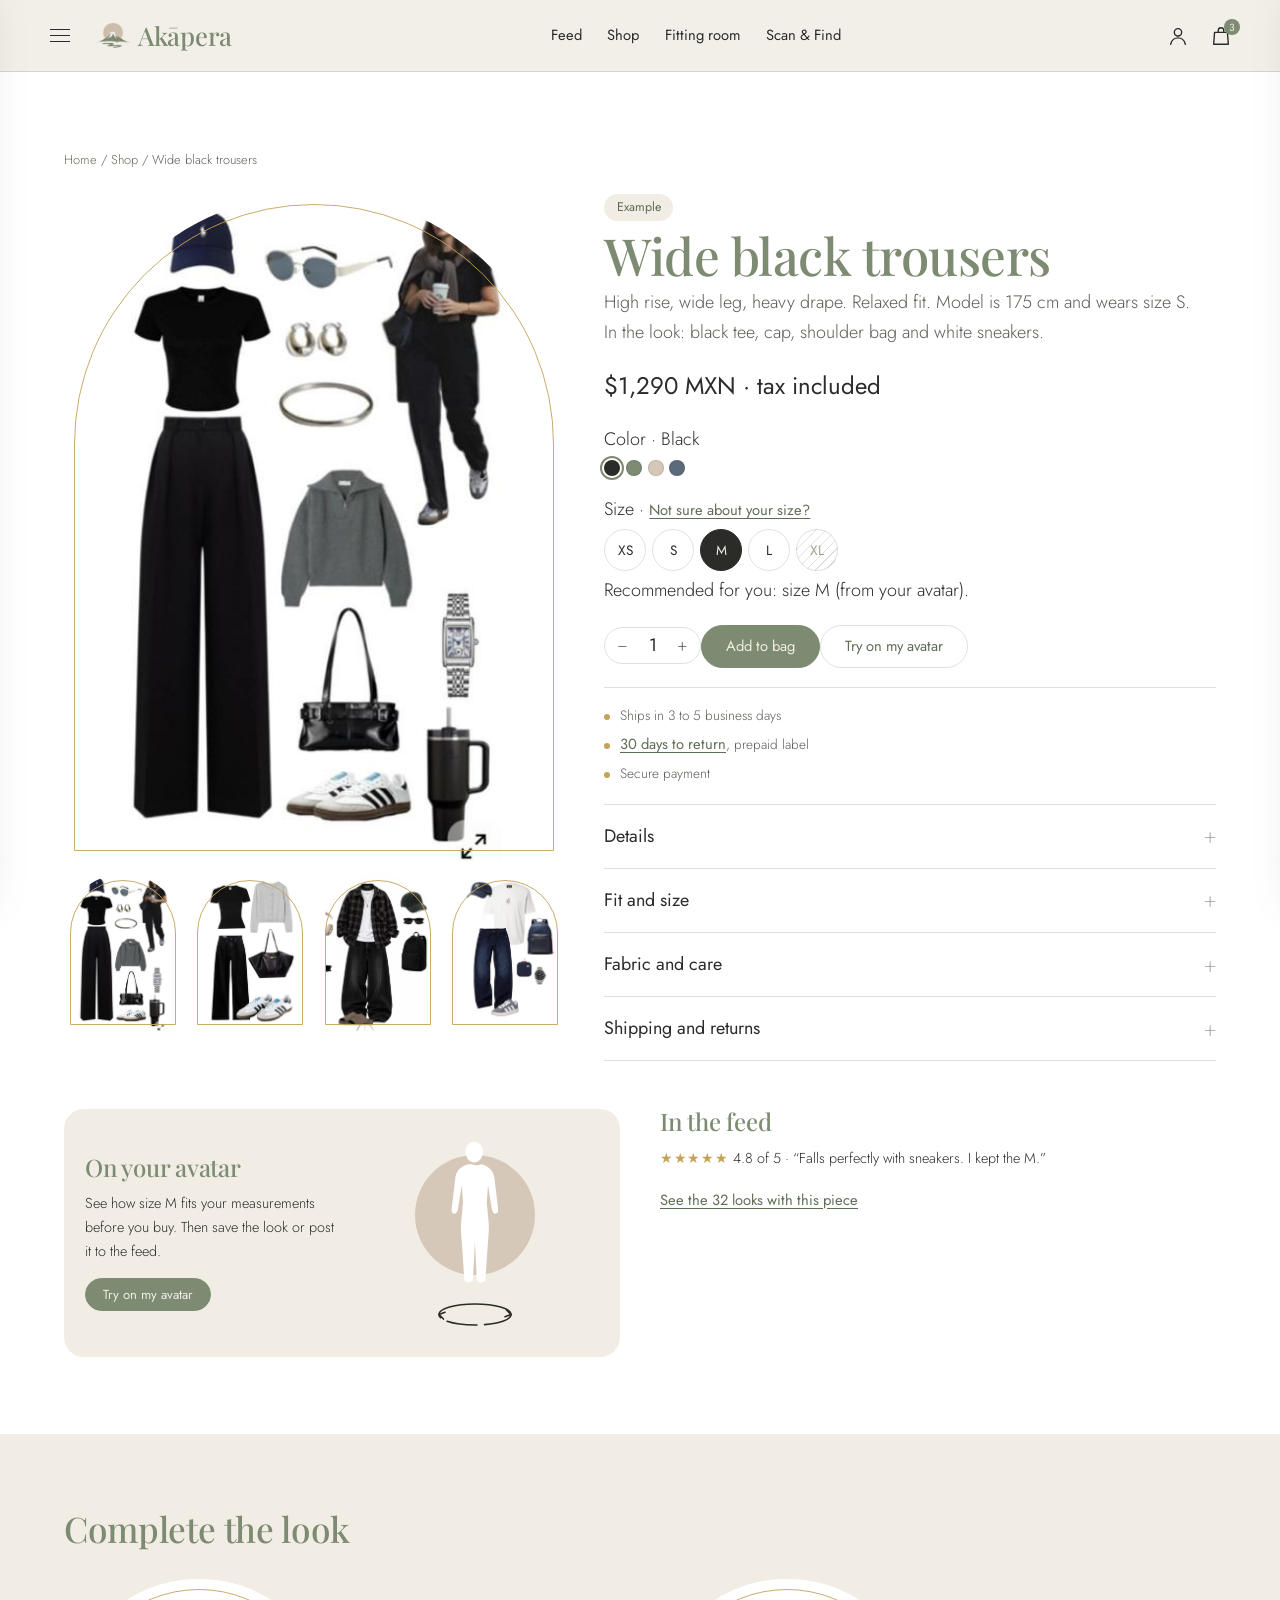
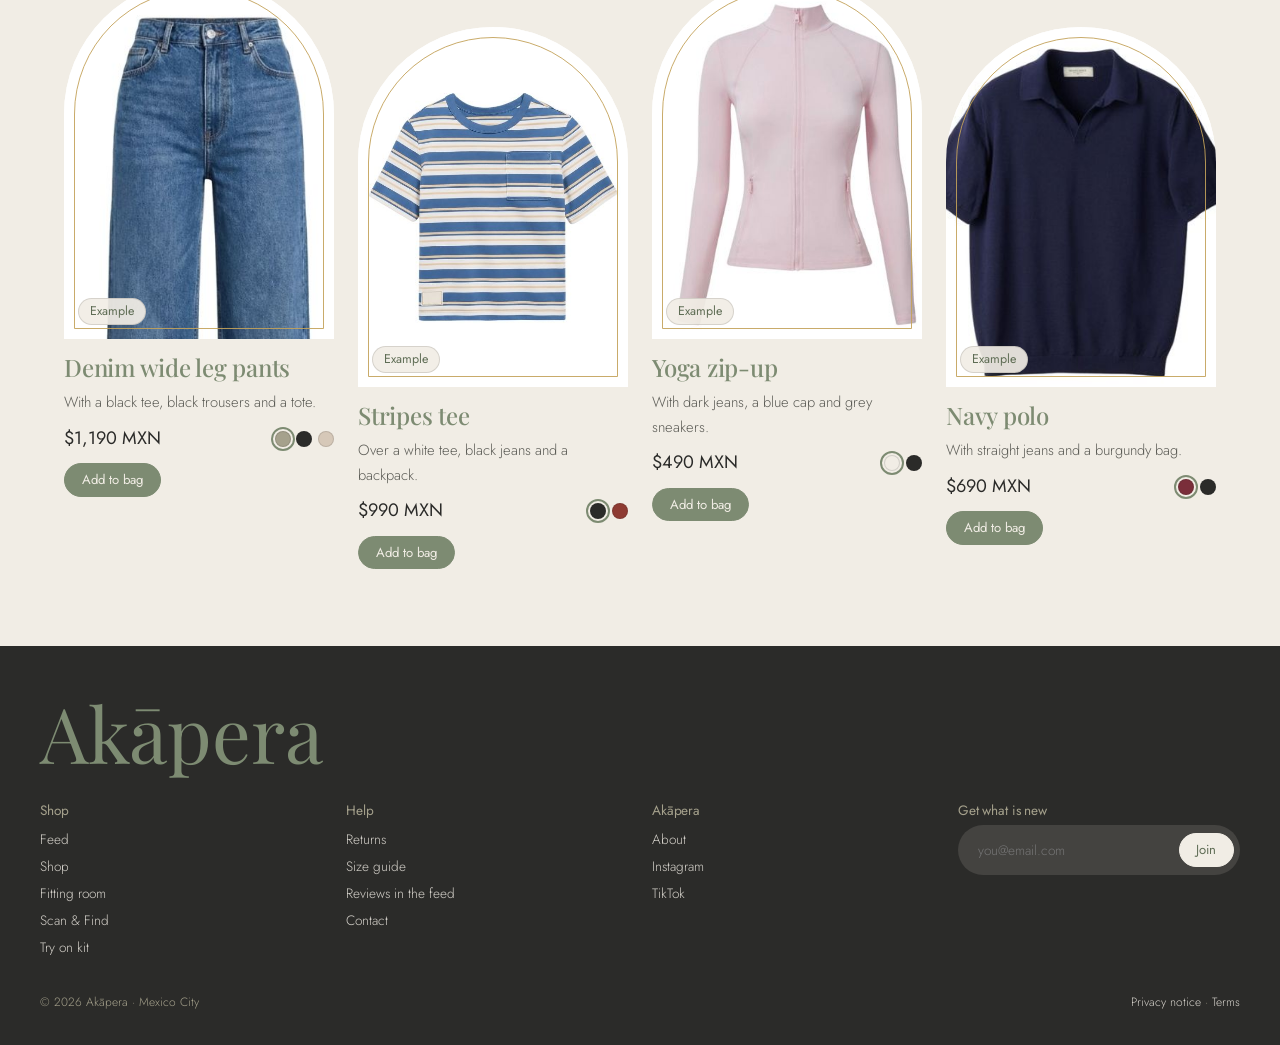
<file: product.html>
<!doctype html>
<html lang="en">
<head>
<meta charset="utf-8">
<meta name="viewport" content="width=device-width, initial-scale=1">
<title>Product · Akāpera</title>
<meta name="description" content="Akāpera piece: details, size, colors and avatar try-on.">
<meta name="theme-color" content="#7D8B72">
<link rel="icon" href="assets/logo.png">
<link rel="preconnect" href="https://fonts.googleapis.com">
<link rel="preconnect" href="https://fonts.gstatic.com" crossorigin>
<link href="https://fonts.googleapis.com/css2?family=Jost:wght@300;400;500&family=Playfair+Display:ital,wght@0,400;0,500;0,600;1,400;1,500&display=swap" rel="stylesheet">
<link rel="stylesheet" href="styles.css">
</head>
<body class="site" data-page="product">
<svg width="0" height="0" style="position:absolute" aria-hidden="true">
  <symbol id="avatar" viewBox="0 0 100 240">
    <path d="M50 6c-8 0-14 7-14 16s6 17 14 17 14-8 14-17S58 6 50 6zm-9 36c-10 2-19 9-21 20l-6 50c-1 6 1 9 4 9s5-3 6-8l6-38 2 28-3 32c-1 10 0 20 1 30l4 60c0 4 3 6 7 6s7-2 7-6l3-60 3 60c0 4 3 6 7 6s7-2 7-6l4-60c1-10 2-20 1-30l-3-32 2-28 6 38c1 5 3 8 6 8s5-3 4-9l-6-50c-2-11-11-18-21-20-5 2-10 2-15 0z" fill="currentColor"/>
  </symbol>
  <symbol id="rot" viewBox="0 0 120 40">
    <path d="M12 22c0-8 21-14 48-14s48 6 48 14" fill="none" stroke="currentColor" stroke-width="2.2" stroke-linecap="round"/>
    <path d="M108 22c0 8-21 14-48 14S12 30 12 22" fill="none" stroke="currentColor" stroke-width="2.2" stroke-linecap="round" stroke-dasharray="40 10"/>
    <path d="M102 16l6 6-8 3" fill="none" stroke="currentColor" stroke-width="2.2" stroke-linecap="round" stroke-linejoin="round"/>
    <path d="M18 28l-6-6 8-3" fill="none" stroke="currentColor" stroke-width="2.2" stroke-linecap="round" stroke-linejoin="round"/>
  </symbol>
  <symbol id="star4" viewBox="0 0 24 24"><path d="M12 0c1 7 5 11 12 12-7 1-11 5-12 12-1-7-5-11-12-12 7-1 11-5 12-12z" fill="currentColor"/></symbol>
  <symbol id="hanger" viewBox="0 0 48 32"><path d="M24 4a4 4 0 1 1 4 4c-2 0-3 1-3 3v2l19 11v4H4v-4l19-11v-2" fill="none" stroke="currentColor" stroke-width="1.6" stroke-linejoin="round"/></symbol>
  <symbol id="i-user" viewBox="0 0 24 24"><circle cx="12" cy="8" r="4" fill="none" stroke="currentColor" stroke-width="1.5"/><path d="M4 21c1-5 5-7 8-7s7 2 8 7" fill="none" stroke="currentColor" stroke-width="1.5" stroke-linecap="round"/></symbol>
  <symbol id="i-bag" viewBox="0 0 24 24"><path d="M5 8h14l1 13H4L5 8z" fill="none" stroke="currentColor" stroke-width="1.5" stroke-linejoin="round"/><path d="M9 8V6a3 3 0 0 1 6 0v2" fill="none" stroke="currentColor" stroke-width="1.5"/></symbol>
  <symbol id="i-cam" viewBox="0 0 24 24"><path d="M4 8h3l2-3h6l2 3h3v11H4z" fill="none" stroke="currentColor" stroke-width="1.5" stroke-linejoin="round"/><circle cx="12" cy="13" r="3.5" fill="none" stroke="currentColor" stroke-width="1.5"/></symbol>
</svg>
<header class="hdr">
      <button class="burger" type="button" aria-label="Open menu" data-menu="open"><span></span></button>
      <a href="index.html" class="brand"><img src="assets/logo.png" alt="" width="34" height="26"><span>Akāpera</span></a>
      <nav aria-label="Main"><a href="feed.html">Feed</a><a href="shop.html">Shop</a><a href="fitting-room.html">Fitting room</a><a href="scan-and-find.html">Scan &amp; Find</a></nav>
      <div class="icons"><a href="login.html" aria-label="Account" title="Account"><svg width="22" height="22"><use href="#i-user"/></svg></a><button type="button" aria-label="Bag" data-bag="open" title="Bag"><svg width="22" height="22"><use href="#i-bag"/></svg><span class="count">3</span></button></div>
    </header>
<main id="main">
<div class="section"><div class="wrap">
          <p class="breadcrumb"><a href="index.html">Home</a> / <a href="shop.html">Shop</a> / <span id="p-crumb">Wide black trousers</span></p>
          <div class="cols-gal">
            <div>
              <div class="arch arch--photo" id="gal-main"><img id="p-img" src="assets/o1.jpg" alt="Wide black trousers, full look, example"></div>
              <div class="thumbs" id="p-thumbs"><div class="arch arch--photo"><img src="assets/o1.jpg" alt=""></div><div class="arch arch--photo"><img src="assets/o6.jpg" alt=""></div><div class="arch arch--photo"><img src="assets/o4.jpg" alt=""></div><div class="arch arch--photo"><img src="assets/o5.jpg" alt=""></div></div>
            </div>
            <div style="display:grid;gap:1.2rem;align-content:start">
              <div><div class="chips" style="margin-bottom:.5rem"><span class="chip chip--soft">Example</span></div><h1 style="margin-bottom:.3rem" id="p-name">Wide black trousers</h1><p class="muted" style="margin:0" id="p-desc">High rise, wide leg, heavy drape. Relaxed fit. Model is 175 cm and wears size S. In the look: black tee, cap, shoulder bag and white sneakers.</p></div>
              <p style="font-size:var(--step-1);font-weight:400;margin:0"><span id="p-price">$1,290 MXN</span> <span class="note">· tax included</span></p>
              <div><span class="note">Color · Black</span><div class="swatches" style="margin-top:.3rem" id="p-swatches"><i class="sw on" style="background:#2B2B29"></i><i class="sw" style="background:#7D8B72"></i><i class="sw" style="background:#D6C8B8"></i><i class="sw" style="background:#5C6B7A"></i></div></div>
              <div><span class="note">Size · <a href="try-on-kit.html" class="link">Not sure about your size?</a></span>
                <div class="size-picker" style="margin-top:.3rem"><label><input type="radio" name="sz"><span>XS</span></label><label><input type="radio" name="sz"><span>S</span></label><label><input type="radio" name="sz" checked><span>M</span></label><label><input type="radio" name="sz"><span>L</span></label><label class="off" title="Sold out"><span>XL</span></label></div>
                <span class="note" style="display:block;margin-top:.3rem">Recommended for you: size M (from your avatar).</span>
              </div>
              <div class="btn-row"><span class="stepper"><button type="button" aria-label="Less">−</button><span>1</span><button type="button" aria-label="More">+</button></span><button class="btn" type="button" data-bag="open">Add to bag</button><a href="fitting-room.html" class="btn btn--ghost">Try on my avatar</a></div>
              <div class="trust"><span>Ships in 3 to 5 business days</span><span><a href="returns.html" class="link">30 days to return</a>, prepaid label</span><span>Secure payment</span></div>
              <div class="acc"><details><summary>Details</summary><p>High rise, pleated front, side pockets.</p></details><details><summary>Fit and size</summary><p>Relaxed fit. If you are between sizes, choose the smaller one.</p></details><details><summary>Fabric and care</summary><p>100% viscose twill. Machine wash cold, hang dry.</p></details><details><summary>Shipping and returns</summary><p>Ships anywhere in Mexico. Free returns within 30 days.</p></details></div>
            </div>
          </div>
          <div class="cols-2" style="margin-top:3rem">
            <div class="card card--soft" style="display:grid;grid-template-columns:1fr 1fr;gap:1rem;align-items:center">
              <div><h3>On your avatar</h3><p style="font-size:.9rem">See how size M fits your measurements before you buy. Then save the look or post it to the feed.</p><a href="fitting-room.html" class="btn btn--sm">Try on my avatar</a></div>
              <div class="avatar-card" style="padding:.5rem;--av-h:150px"><div class="orb"></div><svg><use href="#avatar"/></svg><svg class="rot" width="90" height="30" style="color:var(--charcoal)"><use href="#rot"/></svg></div>
            </div>
            <div><h3>In the feed</h3><p style="font-size:.9rem"><span class="stars-txt">★★★★★</span> 4.8 of 5 · “Falls perfectly with sneakers. I kept the M.”</p><a href="feed.html" class="link">See the 32 looks with this piece</a></div>
          </div>
        </div></div>
        <div class="section section--soft"><div class="wrap">
          <div class="section-head"><h2>Complete the look</h2></div>
          <div class="grid-prod stagger" data-products="o6,o4,o5,o2" id="p-complete"></div>
        </div></div>
</main>
<footer class="ftr">
      <p class="wm">Akāpera</p>
      <div class="cols">
        <div><h4>Shop</h4><a href="feed.html">Feed</a><a href="shop.html">Shop</a><a href="fitting-room.html">Fitting room</a><a href="scan-and-find.html">Scan &amp; Find</a><a href="try-on-kit.html">Try on kit</a></div>
        <div><h4>Help</h4><a href="returns.html">Returns</a><a href="try-on-kit.html">Size guide</a><a href="feed.html">Reviews in the feed</a><a href="mailto:hello@akapera.mx">Contact</a></div>
        <div><h4>Akāpera</h4><a href="about.html">About</a><a href="https://www.instagram.com/" target="_blank" rel="noopener">Instagram</a><a href="https://www.tiktok.com/" target="_blank" rel="noopener">TikTok</a></div>
        <div><h4>Get what is new</h4><form class="field" style="background:rgba(241,237,229,.12)" onsubmit="event.preventDefault()"><label class="sr" for="f-email">Email</label><input id="f-email" type="email" placeholder="you@email.com" style="color:var(--linen)"><button class="btn btn--light btn--sm" type="submit">Join</button></form></div>
      </div>
      <div class="legal"><span>© 2026 Akāpera · Mexico City</span><span><a href="#" style="display:inline">Privacy notice</a> · <a href="#" style="display:inline">Terms</a></span></div>
    </footer>
<div class="scrim" id="scrim"></div>
<aside class="drawer drawer--menu" id="menu-drawer" aria-label="Menu">
        <button class="close" type="button" aria-label="Close">×</button>
        <div><a href="feed.html">Feed</a><a href="shop.html">Shop</a><a href="fitting-room.html">Fitting room</a><a href="scan-and-find.html">Scan &amp; Find</a><a href="try-on-kit.html">Try on kit</a><a href="about.html">About</a></div>
        <div class="small"><h3>Your account</h3><a href="login.html">Log in</a><a href="profile.html">My profile and looks</a><a href="returns.html">Returns</a></div>
      </aside>
<aside class="drawer drawer--bag" id="bag-drawer" aria-label="Your bag">
        <div class="section-head" style="margin:0"><h3 style="margin:0">Your bag · 3</h3><button class="close" type="button" aria-label="Close">×</button></div>
        <div class="bag-items" id="bag-items"></div>
        <div class="ship-hint">$70 MXN more for free shipping.<div class="bar"><i></i></div></div>
        <div class="sum"><div class="total"><span>Subtotal</span><b style="font-size:var(--step-1)">$3,470 MXN</b></div></div>
        <div style="display:grid;gap:.5rem"><a href="checkout.html" class="btn btn--full">Checkout</a><a href="cart.html" class="btn btn--ghost btn--full">See the cart and try on my avatar</a></div>
      </aside>
<div class="toast" id="toast" role="status" aria-live="polite"></div>
<script src="products.js"></script>
<script src="script.js"></script>
</body>
</html>
</file>
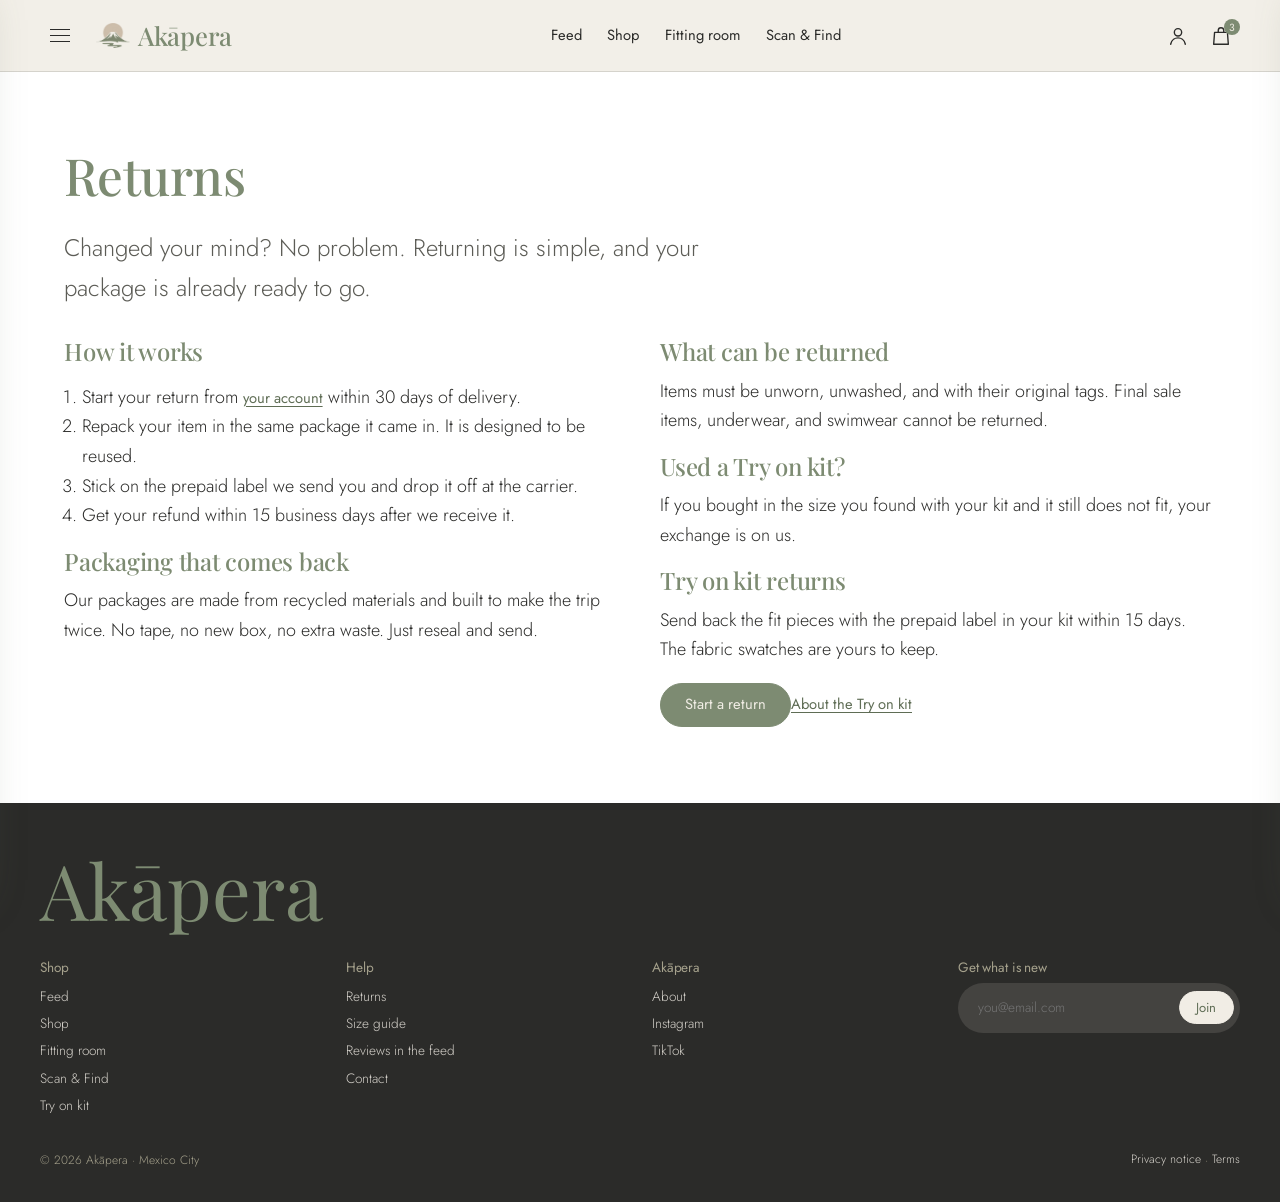
<file: returns.html>
<!doctype html>
<html lang="en">
<head>
<meta charset="utf-8">
<meta name="viewport" content="width=device-width, initial-scale=1">
<title>Returns · Akāpera</title>
<meta name="description" content="Akāpera returns policy.">
<meta name="theme-color" content="#7D8B72">
<link rel="icon" href="assets/logo.png">
<link rel="preconnect" href="https://fonts.googleapis.com">
<link rel="preconnect" href="https://fonts.gstatic.com" crossorigin>
<link href="https://fonts.googleapis.com/css2?family=Jost:wght@300;400;500&family=Playfair+Display:ital,wght@0,400;0,500;0,600;1,400;1,500&display=swap" rel="stylesheet">
<link rel="stylesheet" href="styles.css">
</head>
<body class="site" data-page="returns">
<svg width="0" height="0" style="position:absolute" aria-hidden="true">
  <symbol id="avatar" viewBox="0 0 100 240">
    <path d="M50 6c-8 0-14 7-14 16s6 17 14 17 14-8 14-17S58 6 50 6zm-9 36c-10 2-19 9-21 20l-6 50c-1 6 1 9 4 9s5-3 6-8l6-38 2 28-3 32c-1 10 0 20 1 30l4 60c0 4 3 6 7 6s7-2 7-6l3-60 3 60c0 4 3 6 7 6s7-2 7-6l4-60c1-10 2-20 1-30l-3-32 2-28 6 38c1 5 3 8 6 8s5-3 4-9l-6-50c-2-11-11-18-21-20-5 2-10 2-15 0z" fill="currentColor"/>
  </symbol>
  <symbol id="rot" viewBox="0 0 120 40">
    <path d="M12 22c0-8 21-14 48-14s48 6 48 14" fill="none" stroke="currentColor" stroke-width="2.2" stroke-linecap="round"/>
    <path d="M108 22c0 8-21 14-48 14S12 30 12 22" fill="none" stroke="currentColor" stroke-width="2.2" stroke-linecap="round" stroke-dasharray="40 10"/>
    <path d="M102 16l6 6-8 3" fill="none" stroke="currentColor" stroke-width="2.2" stroke-linecap="round" stroke-linejoin="round"/>
    <path d="M18 28l-6-6 8-3" fill="none" stroke="currentColor" stroke-width="2.2" stroke-linecap="round" stroke-linejoin="round"/>
  </symbol>
  <symbol id="star4" viewBox="0 0 24 24"><path d="M12 0c1 7 5 11 12 12-7 1-11 5-12 12-1-7-5-11-12-12 7-1 11-5 12-12z" fill="currentColor"/></symbol>
  <symbol id="hanger" viewBox="0 0 48 32"><path d="M24 4a4 4 0 1 1 4 4c-2 0-3 1-3 3v2l19 11v4H4v-4l19-11v-2" fill="none" stroke="currentColor" stroke-width="1.6" stroke-linejoin="round"/></symbol>
  <symbol id="i-user" viewBox="0 0 24 24"><circle cx="12" cy="8" r="4" fill="none" stroke="currentColor" stroke-width="1.5"/><path d="M4 21c1-5 5-7 8-7s7 2 8 7" fill="none" stroke="currentColor" stroke-width="1.5" stroke-linecap="round"/></symbol>
  <symbol id="i-bag" viewBox="0 0 24 24"><path d="M5 8h14l1 13H4L5 8z" fill="none" stroke="currentColor" stroke-width="1.5" stroke-linejoin="round"/><path d="M9 8V6a3 3 0 0 1 6 0v2" fill="none" stroke="currentColor" stroke-width="1.5"/></symbol>
  <symbol id="i-cam" viewBox="0 0 24 24"><path d="M4 8h3l2-3h6l2 3h3v11H4z" fill="none" stroke="currentColor" stroke-width="1.5" stroke-linejoin="round"/><circle cx="12" cy="13" r="3.5" fill="none" stroke="currentColor" stroke-width="1.5"/></symbol>
</svg>
<header class="hdr">
      <button class="burger" type="button" aria-label="Open menu" data-menu="open"><span></span></button>
      <a href="index.html" class="brand"><img src="assets/logo.png" alt="" width="34" height="26"><span>Akāpera</span></a>
      <nav aria-label="Main"><a href="feed.html">Feed</a><a href="shop.html">Shop</a><a href="fitting-room.html">Fitting room</a><a href="scan-and-find.html">Scan &amp; Find</a></nav>
      <div class="icons"><a href="login.html" aria-label="Account" title="Account"><svg width="22" height="22"><use href="#i-user"/></svg></a><button type="button" aria-label="Bag" data-bag="open" title="Bag"><svg width="22" height="22"><use href="#i-bag"/></svg><span class="count">3</span></button></div>
    </header>
<main id="main">
<div class="section"><div class="wrap">
          <h1>Returns</h1>
          <p class="lead">Changed your mind? No problem. Returning is simple, and your package is already ready to go.</p>
          <div class="cols-2" style="margin-top:2rem">
            <div>
              <h3>How it works</h3><ol style="padding-left:1.1rem"><li>Start your return from <a href="profile.html" class="link">your account</a> within 30 days of delivery.</li><li>Repack your item in the same package it came in. It is designed to be reused.</li><li>Stick on the prepaid label we send you and drop it off at the carrier.</li><li>Get your refund within 15 business days after we receive it.</li></ol>
              <h3>Packaging that comes back</h3><p>Our packages are made from recycled materials and built to make the trip twice. No tape, no new box, no extra waste. Just reseal and send.</p>
            </div>
            <div>
              <h3>What can be returned</h3><p>Items must be unworn, unwashed, and with their original tags. Final sale items, underwear, and swimwear cannot be returned.</p>
              <h3>Used a Try on kit?</h3><p>If you bought in the size you found with your kit and it still does not fit, your exchange is on us.</p>
              <h3>Try on kit returns</h3><p>Send back the fit pieces with the prepaid label in your kit within 15 days. The fabric swatches are yours to keep.</p>
              <div class="btn-row"><a href="login.html" class="btn">Start a return</a><a href="try-on-kit.html" class="link">About the Try on kit</a></div>
            </div>
          </div>
        </div></div>
</main>
<footer class="ftr">
      <p class="wm">Akāpera</p>
      <div class="cols">
        <div><h4>Shop</h4><a href="feed.html">Feed</a><a href="shop.html">Shop</a><a href="fitting-room.html">Fitting room</a><a href="scan-and-find.html">Scan &amp; Find</a><a href="try-on-kit.html">Try on kit</a></div>
        <div><h4>Help</h4><a href="returns.html">Returns</a><a href="try-on-kit.html">Size guide</a><a href="feed.html">Reviews in the feed</a><a href="mailto:hello@akapera.mx">Contact</a></div>
        <div><h4>Akāpera</h4><a href="about.html">About</a><a href="https://www.instagram.com/" target="_blank" rel="noopener">Instagram</a><a href="https://www.tiktok.com/" target="_blank" rel="noopener">TikTok</a></div>
        <div><h4>Get what is new</h4><form class="field" style="background:rgba(241,237,229,.12)" onsubmit="event.preventDefault()"><label class="sr" for="f-email">Email</label><input id="f-email" type="email" placeholder="you@email.com" style="color:var(--linen)"><button class="btn btn--light btn--sm" type="submit">Join</button></form></div>
      </div>
      <div class="legal"><span>© 2026 Akāpera · Mexico City</span><span><a href="#" style="display:inline">Privacy notice</a> · <a href="#" style="display:inline">Terms</a></span></div>
    </footer>
<div class="scrim" id="scrim"></div>
<aside class="drawer drawer--menu" id="menu-drawer" aria-label="Menu">
        <button class="close" type="button" aria-label="Close">×</button>
        <div><a href="feed.html">Feed</a><a href="shop.html">Shop</a><a href="fitting-room.html">Fitting room</a><a href="scan-and-find.html">Scan &amp; Find</a><a href="try-on-kit.html">Try on kit</a><a href="about.html">About</a></div>
        <div class="small"><h3>Your account</h3><a href="login.html">Log in</a><a href="profile.html">My profile and looks</a><a href="returns.html" aria-current="page">Returns</a></div>
      </aside>
<aside class="drawer drawer--bag" id="bag-drawer" aria-label="Your bag">
        <div class="section-head" style="margin:0"><h3 style="margin:0">Your bag · 3</h3><button class="close" type="button" aria-label="Close">×</button></div>
        <div class="bag-items" id="bag-items"></div>
        <div class="ship-hint">$70 MXN more for free shipping.<div class="bar"><i></i></div></div>
        <div class="sum"><div class="total"><span>Subtotal</span><b style="font-size:var(--step-1)">$3,470 MXN</b></div></div>
        <div style="display:grid;gap:.5rem"><a href="checkout.html" class="btn btn--full">Checkout</a><a href="cart.html" class="btn btn--ghost btn--full">See the cart and try on my avatar</a></div>
      </aside>
<div class="toast" id="toast" role="status" aria-live="polite"></div>
<script src="products.js"></script>
<script src="script.js"></script>
</body>
</html>
</file>
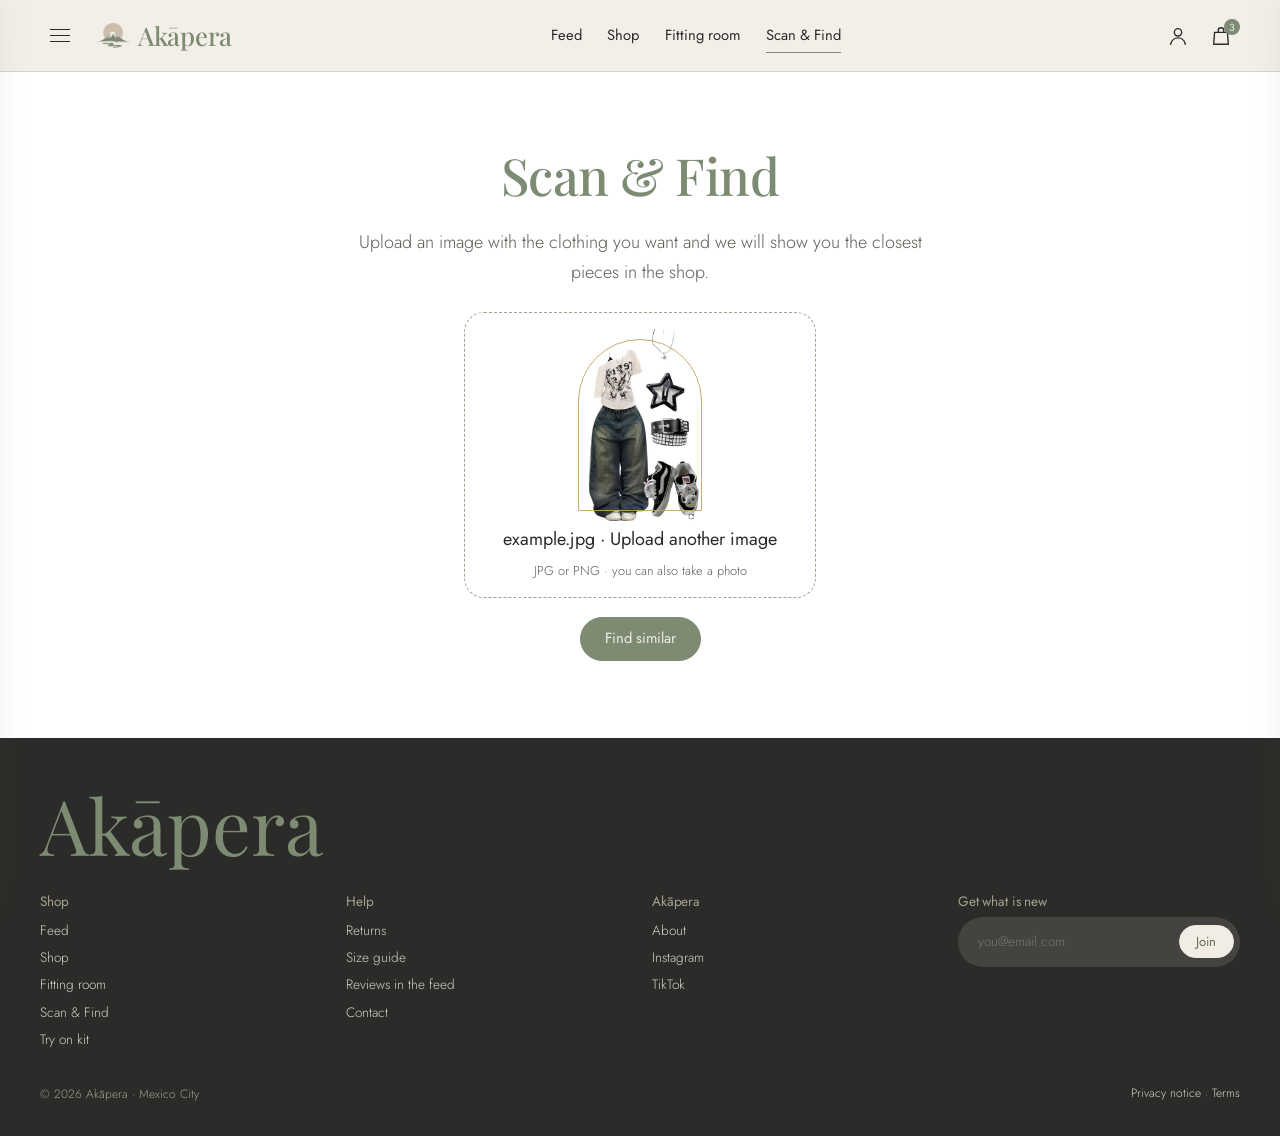
<file: scan-and-find.html>
<!doctype html>
<html lang="en">
<head>
<meta charset="utf-8">
<meta name="viewport" content="width=device-width, initial-scale=1">
<title>Scan & Find · Akāpera</title>
<meta name="description" content="Akāpera Scan &amp; Find: upload an image and find the closest pieces.">
<meta name="theme-color" content="#7D8B72">
<link rel="icon" href="assets/logo.png">
<link rel="preconnect" href="https://fonts.googleapis.com">
<link rel="preconnect" href="https://fonts.gstatic.com" crossorigin>
<link href="https://fonts.googleapis.com/css2?family=Jost:wght@300;400;500&family=Playfair+Display:ital,wght@0,400;0,500;0,600;1,400;1,500&display=swap" rel="stylesheet">
<link rel="stylesheet" href="styles.css">
</head>
<body class="site" data-page="scan">
<svg width="0" height="0" style="position:absolute" aria-hidden="true">
  <symbol id="avatar" viewBox="0 0 100 240">
    <path d="M50 6c-8 0-14 7-14 16s6 17 14 17 14-8 14-17S58 6 50 6zm-9 36c-10 2-19 9-21 20l-6 50c-1 6 1 9 4 9s5-3 6-8l6-38 2 28-3 32c-1 10 0 20 1 30l4 60c0 4 3 6 7 6s7-2 7-6l3-60 3 60c0 4 3 6 7 6s7-2 7-6l4-60c1-10 2-20 1-30l-3-32 2-28 6 38c1 5 3 8 6 8s5-3 4-9l-6-50c-2-11-11-18-21-20-5 2-10 2-15 0z" fill="currentColor"/>
  </symbol>
  <symbol id="rot" viewBox="0 0 120 40">
    <path d="M12 22c0-8 21-14 48-14s48 6 48 14" fill="none" stroke="currentColor" stroke-width="2.2" stroke-linecap="round"/>
    <path d="M108 22c0 8-21 14-48 14S12 30 12 22" fill="none" stroke="currentColor" stroke-width="2.2" stroke-linecap="round" stroke-dasharray="40 10"/>
    <path d="M102 16l6 6-8 3" fill="none" stroke="currentColor" stroke-width="2.2" stroke-linecap="round" stroke-linejoin="round"/>
    <path d="M18 28l-6-6 8-3" fill="none" stroke="currentColor" stroke-width="2.2" stroke-linecap="round" stroke-linejoin="round"/>
  </symbol>
  <symbol id="star4" viewBox="0 0 24 24"><path d="M12 0c1 7 5 11 12 12-7 1-11 5-12 12-1-7-5-11-12-12 7-1 11-5 12-12z" fill="currentColor"/></symbol>
  <symbol id="hanger" viewBox="0 0 48 32"><path d="M24 4a4 4 0 1 1 4 4c-2 0-3 1-3 3v2l19 11v4H4v-4l19-11v-2" fill="none" stroke="currentColor" stroke-width="1.6" stroke-linejoin="round"/></symbol>
  <symbol id="i-user" viewBox="0 0 24 24"><circle cx="12" cy="8" r="4" fill="none" stroke="currentColor" stroke-width="1.5"/><path d="M4 21c1-5 5-7 8-7s7 2 8 7" fill="none" stroke="currentColor" stroke-width="1.5" stroke-linecap="round"/></symbol>
  <symbol id="i-bag" viewBox="0 0 24 24"><path d="M5 8h14l1 13H4L5 8z" fill="none" stroke="currentColor" stroke-width="1.5" stroke-linejoin="round"/><path d="M9 8V6a3 3 0 0 1 6 0v2" fill="none" stroke="currentColor" stroke-width="1.5"/></symbol>
  <symbol id="i-cam" viewBox="0 0 24 24"><path d="M4 8h3l2-3h6l2 3h3v11H4z" fill="none" stroke="currentColor" stroke-width="1.5" stroke-linejoin="round"/><circle cx="12" cy="13" r="3.5" fill="none" stroke="currentColor" stroke-width="1.5"/></symbol>
</svg>
<header class="hdr">
      <button class="burger" type="button" aria-label="Open menu" data-menu="open"><span></span></button>
      <a href="index.html" class="brand"><img src="assets/logo.png" alt="" width="34" height="26"><span>Akāpera</span></a>
      <nav aria-label="Main"><a href="feed.html">Feed</a><a href="shop.html">Shop</a><a href="fitting-room.html">Fitting room</a><a href="scan-and-find.html" aria-current="page">Scan &amp; Find</a></nav>
      <div class="icons"><a href="login.html" aria-label="Account" title="Account"><svg width="22" height="22"><use href="#i-user"/></svg></a><button type="button" aria-label="Bag" data-bag="open" title="Bag"><svg width="22" height="22"><use href="#i-bag"/></svg><span class="count">3</span></button></div>
    </header>
<main id="main">
<div class="section"><div class="wrap" style="text-align:center">
          <h1>Scan &amp; Find</h1>
          <p class="muted" style="margin:0 auto 1.5rem">Upload an image with the clothing you want and we will show you the closest pieces in the shop.</p>
          <label class="upload" style="max-width:22rem;margin:0 auto;padding:1rem;position:relative"><input type="file" class="sr"><div class="arch arch--photo" style="width:9rem;border-radius:var(--r-soft)"><img src="assets/o9.jpg" alt="Example uploaded image: graphic tee with baggy jeans"></div><b>example.jpg · Upload another image</b><small>JPG or PNG · you can also take a photo</small></label>
          <div class="btn-row" style="justify-content:center;margin-top:1.2rem"><button class="btn" type="button" id="scan-go">Find similar</button></div>
        </div></div>
        <div class="section section--soft" id="scan-results" style="display:none"><div class="wrap">
          <div class="section-head"><h2>Closest matches</h2><span class="note">4 results</span></div>
          <div class="grid-prod stagger" data-products="o9,o3,o5,o10"></div>
        </div></div>
</main>
<footer class="ftr">
      <p class="wm">Akāpera</p>
      <div class="cols">
        <div><h4>Shop</h4><a href="feed.html">Feed</a><a href="shop.html">Shop</a><a href="fitting-room.html">Fitting room</a><a href="scan-and-find.html">Scan &amp; Find</a><a href="try-on-kit.html">Try on kit</a></div>
        <div><h4>Help</h4><a href="returns.html">Returns</a><a href="try-on-kit.html">Size guide</a><a href="feed.html">Reviews in the feed</a><a href="mailto:hello@akapera.mx">Contact</a></div>
        <div><h4>Akāpera</h4><a href="about.html">About</a><a href="https://www.instagram.com/" target="_blank" rel="noopener">Instagram</a><a href="https://www.tiktok.com/" target="_blank" rel="noopener">TikTok</a></div>
        <div><h4>Get what is new</h4><form class="field" style="background:rgba(241,237,229,.12)" onsubmit="event.preventDefault()"><label class="sr" for="f-email">Email</label><input id="f-email" type="email" placeholder="you@email.com" style="color:var(--linen)"><button class="btn btn--light btn--sm" type="submit">Join</button></form></div>
      </div>
      <div class="legal"><span>© 2026 Akāpera · Mexico City</span><span><a href="#" style="display:inline">Privacy notice</a> · <a href="#" style="display:inline">Terms</a></span></div>
    </footer>
<div class="scrim" id="scrim"></div>
<aside class="drawer drawer--menu" id="menu-drawer" aria-label="Menu">
        <button class="close" type="button" aria-label="Close">×</button>
        <div><a href="feed.html">Feed</a><a href="shop.html">Shop</a><a href="fitting-room.html">Fitting room</a><a href="scan-and-find.html" aria-current="page">Scan &amp; Find</a><a href="try-on-kit.html">Try on kit</a><a href="about.html">About</a></div>
        <div class="small"><h3>Your account</h3><a href="login.html">Log in</a><a href="profile.html">My profile and looks</a><a href="returns.html">Returns</a></div>
      </aside>
<aside class="drawer drawer--bag" id="bag-drawer" aria-label="Your bag">
        <div class="section-head" style="margin:0"><h3 style="margin:0">Your bag · 3</h3><button class="close" type="button" aria-label="Close">×</button></div>
        <div class="bag-items" id="bag-items"></div>
        <div class="ship-hint">$70 MXN more for free shipping.<div class="bar"><i></i></div></div>
        <div class="sum"><div class="total"><span>Subtotal</span><b style="font-size:var(--step-1)">$3,470 MXN</b></div></div>
        <div style="display:grid;gap:.5rem"><a href="checkout.html" class="btn btn--full">Checkout</a><a href="cart.html" class="btn btn--ghost btn--full">See the cart and try on my avatar</a></div>
      </aside>
<div class="toast" id="toast" role="status" aria-live="polite"></div>
<script src="products.js"></script>
<script src="script.js"></script>
</body>
</html>
</file>
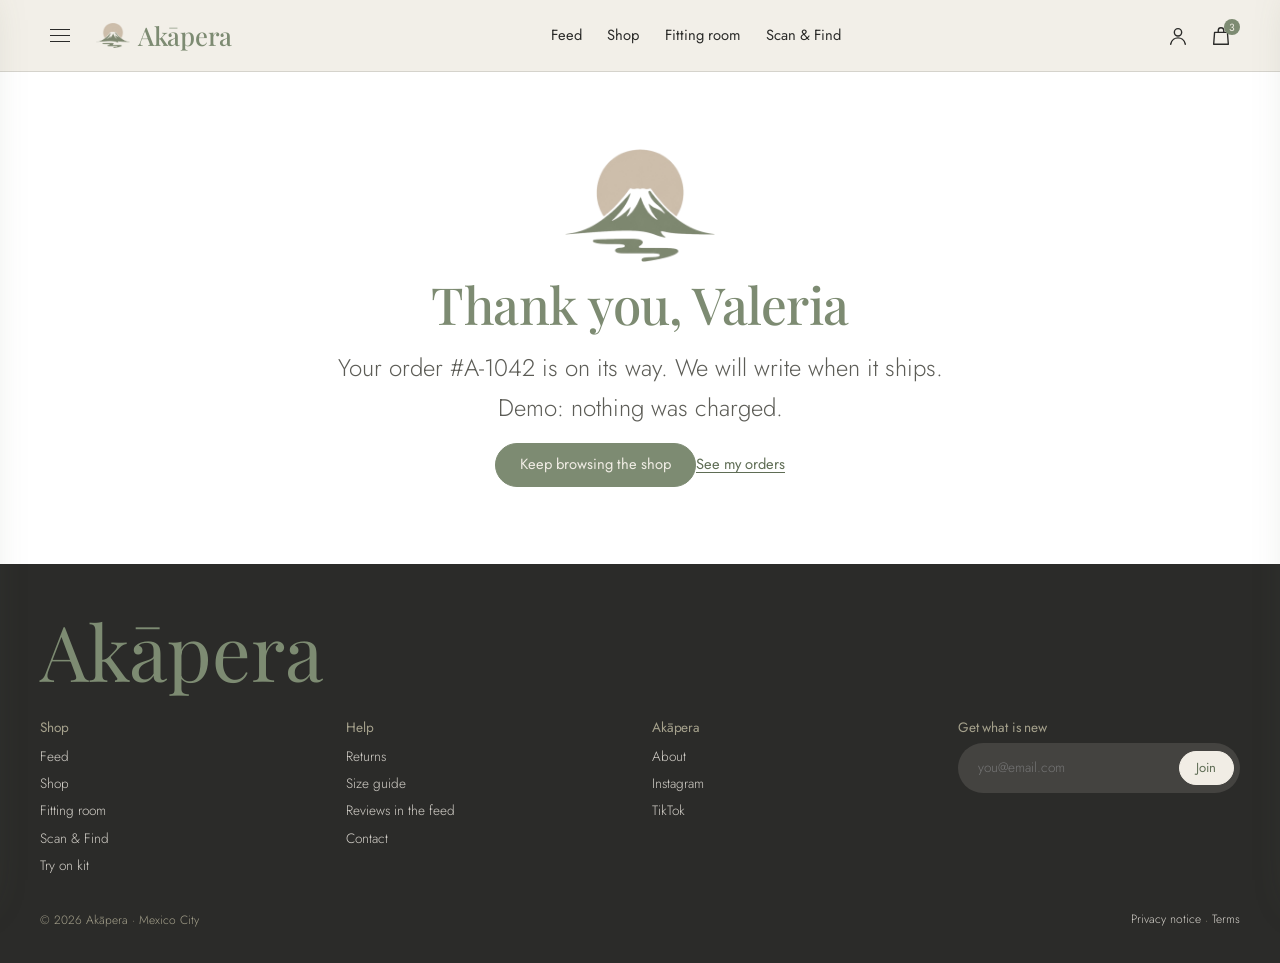
<file: thank-you.html>
<!doctype html>
<html lang="en">
<head>
<meta charset="utf-8">
<meta name="viewport" content="width=device-width, initial-scale=1">
<title>Thank you · Akāpera</title>
<meta name="description" content="Thank you for your Akāpera order.">
<meta name="theme-color" content="#7D8B72">
<link rel="icon" href="assets/logo.png">
<link rel="preconnect" href="https://fonts.googleapis.com">
<link rel="preconnect" href="https://fonts.gstatic.com" crossorigin>
<link href="https://fonts.googleapis.com/css2?family=Jost:wght@300;400;500&family=Playfair+Display:ital,wght@0,400;0,500;0,600;1,400;1,500&display=swap" rel="stylesheet">
<link rel="stylesheet" href="styles.css">
</head>
<body class="site" data-page="thanks">
<svg width="0" height="0" style="position:absolute" aria-hidden="true">
  <symbol id="avatar" viewBox="0 0 100 240">
    <path d="M50 6c-8 0-14 7-14 16s6 17 14 17 14-8 14-17S58 6 50 6zm-9 36c-10 2-19 9-21 20l-6 50c-1 6 1 9 4 9s5-3 6-8l6-38 2 28-3 32c-1 10 0 20 1 30l4 60c0 4 3 6 7 6s7-2 7-6l3-60 3 60c0 4 3 6 7 6s7-2 7-6l4-60c1-10 2-20 1-30l-3-32 2-28 6 38c1 5 3 8 6 8s5-3 4-9l-6-50c-2-11-11-18-21-20-5 2-10 2-15 0z" fill="currentColor"/>
  </symbol>
  <symbol id="rot" viewBox="0 0 120 40">
    <path d="M12 22c0-8 21-14 48-14s48 6 48 14" fill="none" stroke="currentColor" stroke-width="2.2" stroke-linecap="round"/>
    <path d="M108 22c0 8-21 14-48 14S12 30 12 22" fill="none" stroke="currentColor" stroke-width="2.2" stroke-linecap="round" stroke-dasharray="40 10"/>
    <path d="M102 16l6 6-8 3" fill="none" stroke="currentColor" stroke-width="2.2" stroke-linecap="round" stroke-linejoin="round"/>
    <path d="M18 28l-6-6 8-3" fill="none" stroke="currentColor" stroke-width="2.2" stroke-linecap="round" stroke-linejoin="round"/>
  </symbol>
  <symbol id="star4" viewBox="0 0 24 24"><path d="M12 0c1 7 5 11 12 12-7 1-11 5-12 12-1-7-5-11-12-12 7-1 11-5 12-12z" fill="currentColor"/></symbol>
  <symbol id="hanger" viewBox="0 0 48 32"><path d="M24 4a4 4 0 1 1 4 4c-2 0-3 1-3 3v2l19 11v4H4v-4l19-11v-2" fill="none" stroke="currentColor" stroke-width="1.6" stroke-linejoin="round"/></symbol>
  <symbol id="i-user" viewBox="0 0 24 24"><circle cx="12" cy="8" r="4" fill="none" stroke="currentColor" stroke-width="1.5"/><path d="M4 21c1-5 5-7 8-7s7 2 8 7" fill="none" stroke="currentColor" stroke-width="1.5" stroke-linecap="round"/></symbol>
  <symbol id="i-bag" viewBox="0 0 24 24"><path d="M5 8h14l1 13H4L5 8z" fill="none" stroke="currentColor" stroke-width="1.5" stroke-linejoin="round"/><path d="M9 8V6a3 3 0 0 1 6 0v2" fill="none" stroke="currentColor" stroke-width="1.5"/></symbol>
  <symbol id="i-cam" viewBox="0 0 24 24"><path d="M4 8h3l2-3h6l2 3h3v11H4z" fill="none" stroke="currentColor" stroke-width="1.5" stroke-linejoin="round"/><circle cx="12" cy="13" r="3.5" fill="none" stroke="currentColor" stroke-width="1.5"/></symbol>
</svg>
<header class="hdr">
      <button class="burger" type="button" aria-label="Open menu" data-menu="open"><span></span></button>
      <a href="index.html" class="brand"><img src="assets/logo.png" alt="" width="34" height="26"><span>Akāpera</span></a>
      <nav aria-label="Main"><a href="feed.html">Feed</a><a href="shop.html">Shop</a><a href="fitting-room.html">Fitting room</a><a href="scan-and-find.html">Scan &amp; Find</a></nav>
      <div class="icons"><a href="login.html" aria-label="Account" title="Account"><svg width="22" height="22"><use href="#i-user"/></svg></a><button type="button" aria-label="Bag" data-bag="open" title="Bag"><svg width="22" height="22"><use href="#i-bag"/></svg><span class="count">3</span></button></div>
    </header>
<main id="main">
<div class="section"><div class="wrap" style="text-align:center;display:grid;justify-items:center;gap:1rem">
          <img src="assets/logo.png" alt="" width="640" height="484" style="width:150px;height:auto">
          <h1 style="margin:0">Thank you, Valeria</h1>
          <p class="lead" style="margin:0 auto">Your order #A-1042 is on its way. We will write when it ships. Demo: nothing was charged.</p>
          <div class="btn-row" style="justify-content:center"><a href="shop.html" class="btn">Keep browsing the shop</a><a href="profile.html" class="link">See my orders</a></div>
        </div></div>
</main>
<footer class="ftr">
      <p class="wm">Akāpera</p>
      <div class="cols">
        <div><h4>Shop</h4><a href="feed.html">Feed</a><a href="shop.html">Shop</a><a href="fitting-room.html">Fitting room</a><a href="scan-and-find.html">Scan &amp; Find</a><a href="try-on-kit.html">Try on kit</a></div>
        <div><h4>Help</h4><a href="returns.html">Returns</a><a href="try-on-kit.html">Size guide</a><a href="feed.html">Reviews in the feed</a><a href="mailto:hello@akapera.mx">Contact</a></div>
        <div><h4>Akāpera</h4><a href="about.html">About</a><a href="https://www.instagram.com/" target="_blank" rel="noopener">Instagram</a><a href="https://www.tiktok.com/" target="_blank" rel="noopener">TikTok</a></div>
        <div><h4>Get what is new</h4><form class="field" style="background:rgba(241,237,229,.12)" onsubmit="event.preventDefault()"><label class="sr" for="f-email">Email</label><input id="f-email" type="email" placeholder="you@email.com" style="color:var(--linen)"><button class="btn btn--light btn--sm" type="submit">Join</button></form></div>
      </div>
      <div class="legal"><span>© 2026 Akāpera · Mexico City</span><span><a href="#" style="display:inline">Privacy notice</a> · <a href="#" style="display:inline">Terms</a></span></div>
    </footer>
<div class="scrim" id="scrim"></div>
<aside class="drawer drawer--menu" id="menu-drawer" aria-label="Menu">
        <button class="close" type="button" aria-label="Close">×</button>
        <div><a href="feed.html">Feed</a><a href="shop.html">Shop</a><a href="fitting-room.html">Fitting room</a><a href="scan-and-find.html">Scan &amp; Find</a><a href="try-on-kit.html">Try on kit</a><a href="about.html">About</a></div>
        <div class="small"><h3>Your account</h3><a href="login.html">Log in</a><a href="profile.html">My profile and looks</a><a href="returns.html">Returns</a></div>
      </aside>
<aside class="drawer drawer--bag" id="bag-drawer" aria-label="Your bag">
        <div class="section-head" style="margin:0"><h3 style="margin:0">Your bag · 3</h3><button class="close" type="button" aria-label="Close">×</button></div>
        <div class="bag-items" id="bag-items"></div>
        <div class="ship-hint">$70 MXN more for free shipping.<div class="bar"><i></i></div></div>
        <div class="sum"><div class="total"><span>Subtotal</span><b style="font-size:var(--step-1)">$3,470 MXN</b></div></div>
        <div style="display:grid;gap:.5rem"><a href="checkout.html" class="btn btn--full">Checkout</a><a href="cart.html" class="btn btn--ghost btn--full">See the cart and try on my avatar</a></div>
      </aside>
<div class="toast" id="toast" role="status" aria-live="polite"></div>
<script src="products.js"></script>
<script src="script.js"></script>
</body>
</html>
</file>
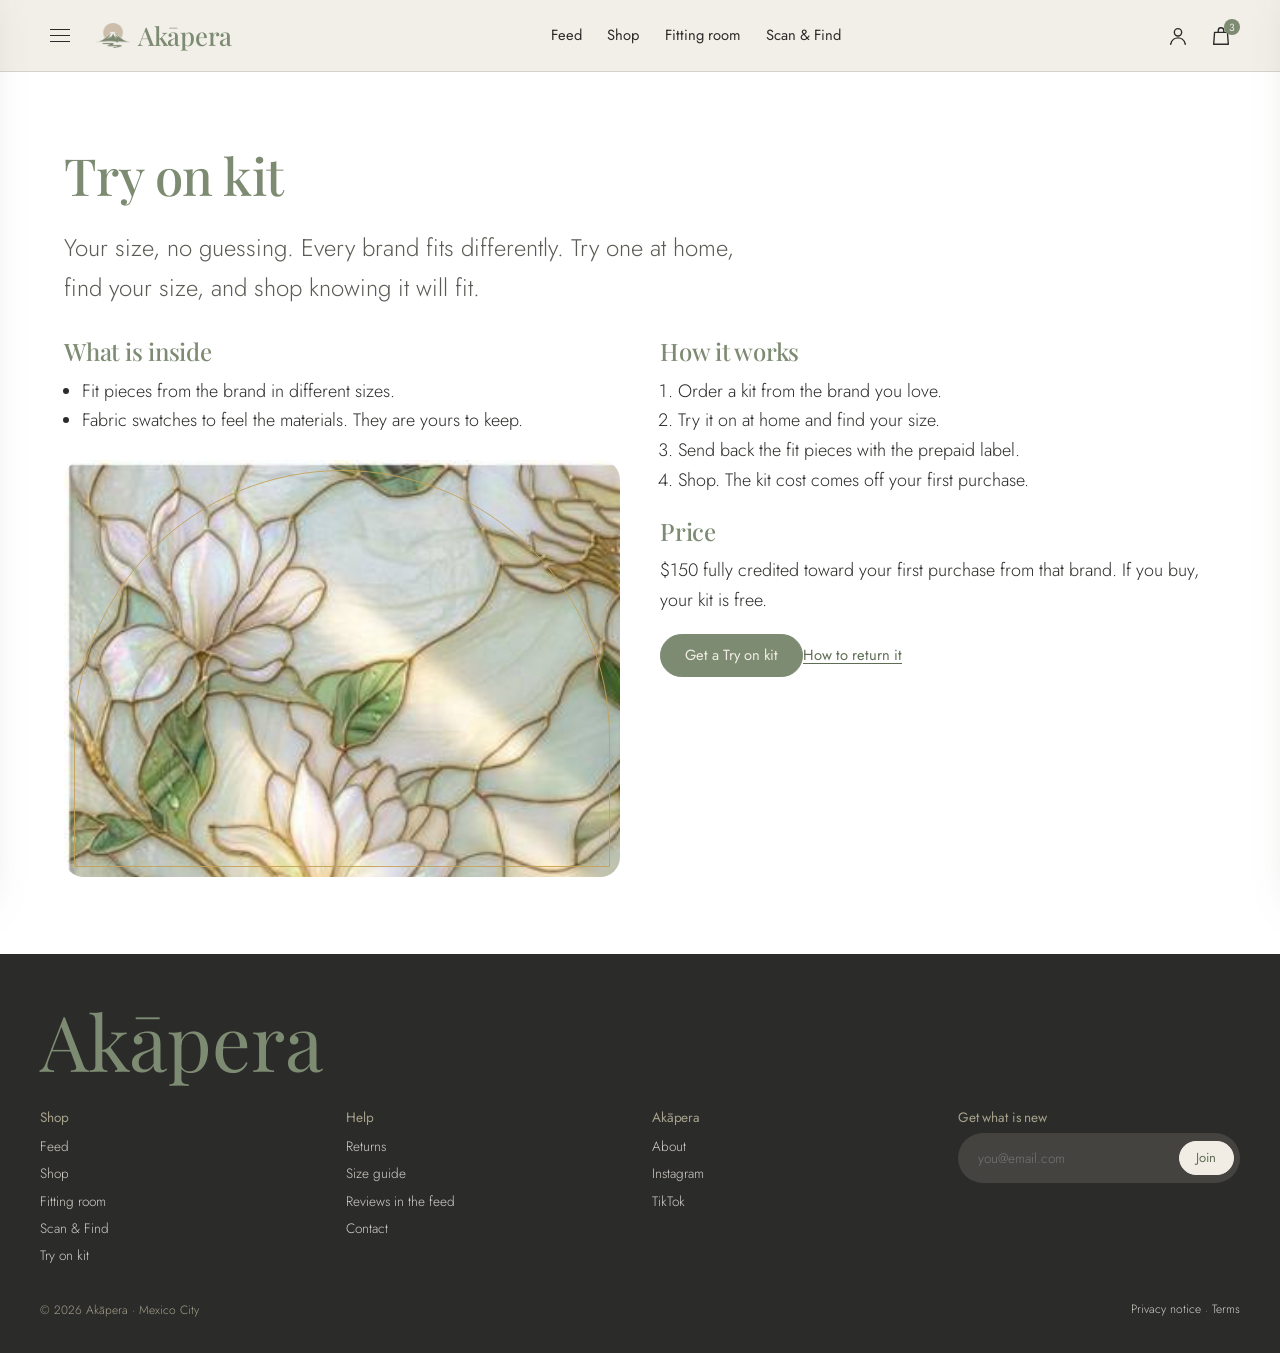
<file: try-on-kit.html>
<!doctype html>
<html lang="en">
<head>
<meta charset="utf-8">
<meta name="viewport" content="width=device-width, initial-scale=1">
<title>Try on kit · Akāpera</title>
<meta name="description" content="Akāpera Try on kit: your size, no guessing.">
<meta name="theme-color" content="#7D8B72">
<link rel="icon" href="assets/logo.png">
<link rel="preconnect" href="https://fonts.googleapis.com">
<link rel="preconnect" href="https://fonts.gstatic.com" crossorigin>
<link href="https://fonts.googleapis.com/css2?family=Jost:wght@300;400;500&family=Playfair+Display:ital,wght@0,400;0,500;0,600;1,400;1,500&display=swap" rel="stylesheet">
<link rel="stylesheet" href="styles.css">
</head>
<body class="site" data-page="kit">
<svg width="0" height="0" style="position:absolute" aria-hidden="true">
  <symbol id="avatar" viewBox="0 0 100 240">
    <path d="M50 6c-8 0-14 7-14 16s6 17 14 17 14-8 14-17S58 6 50 6zm-9 36c-10 2-19 9-21 20l-6 50c-1 6 1 9 4 9s5-3 6-8l6-38 2 28-3 32c-1 10 0 20 1 30l4 60c0 4 3 6 7 6s7-2 7-6l3-60 3 60c0 4 3 6 7 6s7-2 7-6l4-60c1-10 2-20 1-30l-3-32 2-28 6 38c1 5 3 8 6 8s5-3 4-9l-6-50c-2-11-11-18-21-20-5 2-10 2-15 0z" fill="currentColor"/>
  </symbol>
  <symbol id="rot" viewBox="0 0 120 40">
    <path d="M12 22c0-8 21-14 48-14s48 6 48 14" fill="none" stroke="currentColor" stroke-width="2.2" stroke-linecap="round"/>
    <path d="M108 22c0 8-21 14-48 14S12 30 12 22" fill="none" stroke="currentColor" stroke-width="2.2" stroke-linecap="round" stroke-dasharray="40 10"/>
    <path d="M102 16l6 6-8 3" fill="none" stroke="currentColor" stroke-width="2.2" stroke-linecap="round" stroke-linejoin="round"/>
    <path d="M18 28l-6-6 8-3" fill="none" stroke="currentColor" stroke-width="2.2" stroke-linecap="round" stroke-linejoin="round"/>
  </symbol>
  <symbol id="star4" viewBox="0 0 24 24"><path d="M12 0c1 7 5 11 12 12-7 1-11 5-12 12-1-7-5-11-12-12 7-1 11-5 12-12z" fill="currentColor"/></symbol>
  <symbol id="hanger" viewBox="0 0 48 32"><path d="M24 4a4 4 0 1 1 4 4c-2 0-3 1-3 3v2l19 11v4H4v-4l19-11v-2" fill="none" stroke="currentColor" stroke-width="1.6" stroke-linejoin="round"/></symbol>
  <symbol id="i-user" viewBox="0 0 24 24"><circle cx="12" cy="8" r="4" fill="none" stroke="currentColor" stroke-width="1.5"/><path d="M4 21c1-5 5-7 8-7s7 2 8 7" fill="none" stroke="currentColor" stroke-width="1.5" stroke-linecap="round"/></symbol>
  <symbol id="i-bag" viewBox="0 0 24 24"><path d="M5 8h14l1 13H4L5 8z" fill="none" stroke="currentColor" stroke-width="1.5" stroke-linejoin="round"/><path d="M9 8V6a3 3 0 0 1 6 0v2" fill="none" stroke="currentColor" stroke-width="1.5"/></symbol>
  <symbol id="i-cam" viewBox="0 0 24 24"><path d="M4 8h3l2-3h6l2 3h3v11H4z" fill="none" stroke="currentColor" stroke-width="1.5" stroke-linejoin="round"/><circle cx="12" cy="13" r="3.5" fill="none" stroke="currentColor" stroke-width="1.5"/></symbol>
</svg>
<header class="hdr">
      <button class="burger" type="button" aria-label="Open menu" data-menu="open"><span></span></button>
      <a href="index.html" class="brand"><img src="assets/logo.png" alt="" width="34" height="26"><span>Akāpera</span></a>
      <nav aria-label="Main"><a href="feed.html">Feed</a><a href="shop.html">Shop</a><a href="fitting-room.html">Fitting room</a><a href="scan-and-find.html">Scan &amp; Find</a></nav>
      <div class="icons"><a href="login.html" aria-label="Account" title="Account"><svg width="22" height="22"><use href="#i-user"/></svg></a><button type="button" aria-label="Bag" data-bag="open" title="Bag"><svg width="22" height="22"><use href="#i-bag"/></svg><span class="count">3</span></button></div>
    </header>
<main id="main">
<div class="section"><div class="wrap">
          <h1>Try on kit</h1>
          <p class="lead">Your size, no guessing. Every brand fits differently. Try one at home, find your size, and shop knowing it will fit.</p>
          <div class="cols-2" style="margin-top:2rem">
            <div><h3>What is inside</h3><ul style="padding-left:1.1rem;margin:0 0 1.5rem"><li>Fit pieces from the brand in different sizes.</li><li>Fabric swatches to feel the materials. They are yours to keep.</li></ul><div class="arch arch--photo" style="aspect-ratio:4/3;border-radius:var(--r-soft)"><img src="assets/magnolia.jpg" alt="Example texture: stained-glass magnolias"></div></div>
            <div><h3>How it works</h3><ol style="padding-left:1.1rem;margin:0 0 1.5rem"><li>Order a kit from the brand you love.</li><li>Try it on at home and find your size.</li><li>Send back the fit pieces with the prepaid label.</li><li>Shop. The kit cost comes off your first purchase.</li></ol><h3>Price</h3><p>$150 fully credited toward your first purchase from that brand. If you buy, your kit is free.</p><div class="btn-row"><button class="btn" type="button" data-bag="open">Get a Try on kit</button><a href="returns.html" class="link">How to return it</a></div></div>
          </div>
        </div></div>
</main>
<footer class="ftr">
      <p class="wm">Akāpera</p>
      <div class="cols">
        <div><h4>Shop</h4><a href="feed.html">Feed</a><a href="shop.html">Shop</a><a href="fitting-room.html">Fitting room</a><a href="scan-and-find.html">Scan &amp; Find</a><a href="try-on-kit.html">Try on kit</a></div>
        <div><h4>Help</h4><a href="returns.html">Returns</a><a href="try-on-kit.html">Size guide</a><a href="feed.html">Reviews in the feed</a><a href="mailto:hello@akapera.mx">Contact</a></div>
        <div><h4>Akāpera</h4><a href="about.html">About</a><a href="https://www.instagram.com/" target="_blank" rel="noopener">Instagram</a><a href="https://www.tiktok.com/" target="_blank" rel="noopener">TikTok</a></div>
        <div><h4>Get what is new</h4><form class="field" style="background:rgba(241,237,229,.12)" onsubmit="event.preventDefault()"><label class="sr" for="f-email">Email</label><input id="f-email" type="email" placeholder="you@email.com" style="color:var(--linen)"><button class="btn btn--light btn--sm" type="submit">Join</button></form></div>
      </div>
      <div class="legal"><span>© 2026 Akāpera · Mexico City</span><span><a href="#" style="display:inline">Privacy notice</a> · <a href="#" style="display:inline">Terms</a></span></div>
    </footer>
<div class="scrim" id="scrim"></div>
<aside class="drawer drawer--menu" id="menu-drawer" aria-label="Menu">
        <button class="close" type="button" aria-label="Close">×</button>
        <div><a href="feed.html">Feed</a><a href="shop.html">Shop</a><a href="fitting-room.html">Fitting room</a><a href="scan-and-find.html">Scan &amp; Find</a><a href="try-on-kit.html" aria-current="page">Try on kit</a><a href="about.html">About</a></div>
        <div class="small"><h3>Your account</h3><a href="login.html">Log in</a><a href="profile.html">My profile and looks</a><a href="returns.html">Returns</a></div>
      </aside>
<aside class="drawer drawer--bag" id="bag-drawer" aria-label="Your bag">
        <div class="section-head" style="margin:0"><h3 style="margin:0">Your bag · 3</h3><button class="close" type="button" aria-label="Close">×</button></div>
        <div class="bag-items" id="bag-items"></div>
        <div class="ship-hint">$70 MXN more for free shipping.<div class="bar"><i></i></div></div>
        <div class="sum"><div class="total"><span>Subtotal</span><b style="font-size:var(--step-1)">$3,470 MXN</b></div></div>
        <div style="display:grid;gap:.5rem"><a href="checkout.html" class="btn btn--full">Checkout</a><a href="cart.html" class="btn btn--ghost btn--full">See the cart and try on my avatar</a></div>
      </aside>
<div class="toast" id="toast" role="status" aria-live="polite"></div>
<script src="products.js"></script>
<script src="script.js"></script>
</body>
</html>
</file>
<file: styles.css>
/* Akāpera - styles.css
   Tokens and components from DESIGN_SYSTEM.md. Plain CSS, no build step. */
:root{
  --sage:#7D8B72; --stone:#A5A18C; --linen:#F1EDE5; --charcoal:#2B2B29;
  --sand:#D6C8B8; --tan:#C9B8A3; --gold:#C4A25A; --rose:#C98F94; --mist:#A9BDB0;
  --white:#FFFFFF;
  --brand-deep:#5F6D55; --text-soft:#5C5C56; --line:rgba(43,43,41,.14);
  --shadow:0 10px 30px rgba(95,109,85,.18);
  --font-display:"Playfair Display",Georgia,serif;
  --font-body:"Jost","Helvetica Neue",Arial,sans-serif;
  --r-pill:999px; --r-arch:999px 999px 0 0; --r-soft:1.25rem;
  --ease:cubic-bezier(.22,.8,.24,1);
  --step--1:clamp(.85rem,.8rem + .2vw,.92rem);
  --step-0:clamp(1rem,.95rem + .3vw,1.125rem);
  --step-1:clamp(1.25rem,1.1rem + .6vw,1.5rem);
  --step-2:clamp(1.6rem,1.3rem + 1.2vw,2.2rem);
  --step-3:clamp(2.1rem,1.6rem + 2vw,3.4rem);
  --step-4:clamp(2.8rem,2rem + 3.5vw,5.5rem);
  --step-5:clamp(3.6rem,2rem + 8vw,10rem);
  color-scheme:light;
}
*{box-sizing:border-box;min-width:0}
html{scroll-behavior:smooth}
body{margin:0;background:var(--white);color:var(--charcoal);font-family:var(--font-body);font-weight:300;line-height:1.65;font-size:var(--step-0);-webkit-font-smoothing:antialiased}
h1,h2,h3,h4{font-family:var(--font-display);font-weight:500;line-height:1.05;letter-spacing:-.01em;color:var(--sage);margin:0 0 .5em}
h1{font-size:var(--step-3)} h2{font-size:var(--step-2)} h3{font-size:var(--step-1)}
p{margin:0 0 1em;max-width:60ch}
a{color:var(--brand-deep)}
img,svg{max-width:100%;display:block}
::selection{background:var(--sand)}
button,input,select,textarea{font:inherit;color:inherit}
:focus-visible{outline:2px solid var(--sage);outline-offset:2px}
.sr{position:absolute;width:1px;height:1px;overflow:hidden;clip:rect(0 0 0 0)}

/* ---------- Site components (what will ship, DESIGN_SYSTEM.md §4-§7) ---------- */
.wrap{width:min(100% - 2*clamp(1.25rem,5vw,3rem),72rem);margin-inline:auto}
.section{padding:clamp(3rem,6vw,5rem) 0}
.section--soft{background:var(--linen)}
.section--sage{background:var(--sage);color:var(--linen)}
.section--sage h1,.section--sage h2,.section--sage h3{color:var(--linen)}
.section-head{display:flex;justify-content:space-between;align-items:end;gap:1rem;flex-wrap:wrap;margin-bottom:2rem}
.section-head h2{margin:0}
.lead{font-size:var(--step-1);color:var(--text-soft);max-width:48ch}
.muted{color:var(--text-soft)}
.btn{display:inline-flex;align-items:center;justify-content:center;gap:.5rem;border:1px solid var(--sage);background:var(--sage);color:var(--linen);border-radius:var(--r-pill);padding:.75rem 1.5rem;font-weight:400;font-size:var(--step--1);text-decoration:none;cursor:pointer;transition:transform .25s var(--ease),box-shadow .25s var(--ease),background .25s var(--ease),color .25s var(--ease);line-height:1.2}
.btn:hover{transform:translateY(-2px);box-shadow:0 8px 20px rgba(95,109,85,.28);background:var(--brand-deep);border-color:var(--brand-deep)}
.btn--ghost{background:transparent;color:var(--brand-deep);border-color:var(--line)}
.btn--ghost:hover{background:var(--linen);color:var(--brand-deep);border-color:var(--brand-deep)}
.btn--light{background:var(--linen);color:var(--brand-deep);border-color:var(--linen)}
.btn--light:hover{background:var(--white);border-color:var(--white)}
.btn--sm{padding:.5rem 1.05rem;font-size:.82rem}
.btn--full{width:100%}
.link{background:none;border:0;padding:0;color:var(--brand-deep);text-decoration:underline;text-underline-offset:.2em;cursor:pointer;font-size:var(--step--1);font-weight:400}
.chips{display:flex;gap:.4rem;flex-wrap:wrap}
.chip{display:inline-flex;align-items:center;border:1px solid var(--line);border-radius:var(--r-pill);padding:.15rem .7rem;font-size:.78rem;font-weight:400;color:var(--brand-deep);background:var(--white)}
.chip--on{background:var(--sage);color:var(--linen);border-color:var(--sage)}
.chip--soft{background:var(--linen);border-color:transparent}
.arch{position:relative;border-radius:var(--r-arch);overflow:hidden;aspect-ratio:3/4;background:var(--sand)}
.arch::after{content:"";position:absolute;inset:10px;border:1px solid var(--gold);border-radius:var(--r-arch);pointer-events:none;opacity:.9}
.arch .img,.arch .img2{position:absolute;inset:0;transition:opacity .6s var(--ease)}
.arch img{position:absolute;inset:0;width:100%;height:100%;object-fit:cover;object-position:center top}
.arch--photo{background:var(--white)}
.arch .img2{opacity:0}
.g-sand{background:linear-gradient(160deg,#E8DED1,#C9B8A3)}
.g-mist{background:linear-gradient(160deg,#C5D3C8,#8FA695)}
.g-rose{background:linear-gradient(160deg,#E7C9CB,#B97F84)}
.g-linen{background:linear-gradient(160deg,#F7F4EE,#D9CFC0)}
.g-stone{background:linear-gradient(160deg,#C2BFAE,#8E8A75)}
.g-tan{background:linear-gradient(160deg,#DCCDB9,#B19E86)}
.g-sage{background:linear-gradient(160deg,#A9B7A0,#6E7C63)}
.g-charcoal{background:linear-gradient(160deg,#6B6B66,#2B2B29)}
.g-gold{background:linear-gradient(160deg,#E3CF9C,#B8964E)}
.g-terra{background:linear-gradient(160deg,#D9A978,#B07A4A)}
.g-denim{background:linear-gradient(160deg,#8C9AAA,#4E5B6B)}
.product{display:grid;gap:.6rem;align-content:start;transition:transform .5s var(--ease)}
.product:hover{transform:translateY(-8px)}
.product:hover .arch .img2{opacity:1}
.product .arch{box-shadow:0 0 0 rgba(95,109,85,0);transition:box-shadow .5s var(--ease)}
.product:hover .arch{box-shadow:0 18px 30px -12px rgba(95,109,85,.4)}
.product h3{margin:.4rem 0 0;font-size:var(--step-1)}
.product .desc{font-size:var(--step--1);color:var(--text-soft);margin:0}
.product .price{font-weight:400;margin:0}
.product .row{display:flex;justify-content:space-between;align-items:center;gap:.5rem;flex-wrap:wrap}
.product .badge{position:absolute;bottom:14px;left:14px;z-index:2;background:rgba(241,237,229,.92)}
.tex{background-image:linear-gradient(rgba(125,139,114,.62),rgba(125,139,114,.62)),var(--tex);background-size:cover;background-position:center}
.post{display:grid;gap:.5rem;align-content:start}
.post .user{display:flex;align-items:center;gap:.5rem;font-size:.8rem;color:var(--text-soft)}
.post .user i{width:26px;height:26px;border-radius:50%;background:var(--sand);display:inline-block}
.post p{font-size:var(--step--1);margin:0}
.post .acts{display:flex;gap:.5rem;flex-wrap:wrap;align-items:center}
.product .rating{font-size:.8rem;color:var(--brand-deep);text-decoration:underline;text-underline-offset:.2em;background:none;border:0;padding:0;cursor:pointer}
.swatches{display:flex;gap:.35rem}
.sw{width:16px;height:16px;border-radius:50%;border:1px solid rgba(43,43,41,.15);display:inline-block;transition:transform .3s var(--ease)}
.sw:hover{transform:scale(1.15)}
.sw.on{outline:2px solid var(--sage);outline-offset:2px}
.palette{display:flex;gap:1.5rem;flex-wrap:wrap}
.swatch{display:grid;justify-items:center;gap:.4rem;text-align:center}
.swatch i{width:88px;height:88px;border-radius:50%;display:block;border:1px solid rgba(43,43,41,.08);transition:transform .4s var(--ease)}
.swatch:hover i{transform:scale(1.06)}
.swatch b{font-family:var(--font-display);font-weight:500;font-size:1.05rem;color:var(--charcoal)}
.swatch small{font-family:var(--font-mono);font-size:.75rem;color:var(--text-soft)}
.field{display:flex;align-items:center;background:var(--linen);border-radius:var(--r-pill);padding:.3rem .3rem .3rem 1.2rem;gap:.5rem;border:1px solid transparent;max-width:30rem}
.field:focus-within{box-shadow:0 0 0 2px var(--sage)}
.field input{flex:1;border:0;background:transparent;padding:.5rem 0;outline:none;min-width:0}
.input{display:grid;gap:.3rem;font-size:var(--step--1);font-weight:400;color:var(--brand-deep)}
.input input,.input select{border:1px solid var(--line);border-radius:var(--r-pill);padding:.65rem 1rem;background:var(--white);font-weight:300;width:100%}
.input input:focus{outline:2px solid var(--sage);outline-offset:0;border-color:transparent}
.unit{display:inline-flex;border:1px solid var(--line);border-radius:var(--r-pill);overflow:hidden;font-size:.8rem}
.unit span{padding:.3rem .7rem}
.unit span.on{background:var(--charcoal);color:var(--linen)}
.size-picker{display:flex;gap:.4rem;flex-wrap:wrap}
.size-picker label{border:1px solid var(--line);border-radius:var(--r-pill);width:2.6rem;height:2.6rem;display:grid;place-items:center;cursor:pointer;font-weight:400;font-size:.85rem;position:relative}
.size-picker input{position:absolute;opacity:0}
.size-picker input:checked+span{color:var(--linen)}
.size-picker label:has(input:checked){background:var(--charcoal);border-color:var(--charcoal);color:var(--linen)}
.size-picker label.off{color:var(--stone);background:repeating-linear-gradient(135deg,transparent 0 6px,var(--line) 6px 7px);cursor:not-allowed}
.size-picker label:has(:focus-visible){outline:2px solid var(--sage);outline-offset:2px}
.stepper{display:inline-flex;align-items:center;border:1px solid var(--line);border-radius:var(--r-pill)}
.stepper button{border:0;background:none;width:2.2rem;height:2.2rem;cursor:pointer;color:var(--brand-deep)}
.stepper span{min-width:1.5rem;text-align:center;font-weight:400}
.acc{border-top:1px solid var(--line)}
.acc details{border-bottom:1px solid var(--line)}
.acc summary{cursor:pointer;padding:.9rem 0;font-weight:400;list-style:none;display:flex;justify-content:space-between;align-items:center}
.acc summary::after{content:"+";font-family:var(--font-display);color:var(--sage);font-size:1.3rem;transition:transform .3s var(--ease)}
.acc details[open] summary::after{transform:rotate(45deg)}
.acc p{font-size:var(--step--1);color:var(--text-soft);padding-bottom:.9rem}
.trust{display:grid;gap:.35rem;font-size:.85rem;color:var(--text-soft);border-top:1px solid var(--line);padding-top:1rem}
.trust span::before{content:"";display:inline-block;width:6px;height:6px;border-radius:50%;background:var(--gold);margin-right:.6rem;vertical-align:middle}
.steps{display:flex;gap:1.5rem;flex-wrap:wrap}
.steps span{display:inline-flex;align-items:center;gap:.5rem;font-size:.85rem;color:var(--text-soft)}
.steps i{width:28px;height:28px;border-radius:50%;border:1px solid var(--sage);display:grid;place-items:center;font-family:var(--font-display);font-style:normal;color:var(--brand-deep);font-size:.85rem}
.steps i.dash{border-style:dashed}
.step-h{display:flex;align-items:center;gap:.8rem;margin-bottom:.5rem}
.step-h i{width:34px;height:34px;border-radius:50%;background:var(--sage);color:var(--linen);display:grid;place-items:center;font-family:var(--font-display);font-style:normal}
.step-h h2{margin:0}
.slider{display:grid;gap:.25rem;font-size:.85rem}
.slider .top{display:flex;justify-content:space-between;font-weight:400}
.slider .top small{color:var(--text-soft);font-weight:300}
.slider input[type=range]{accent-color:var(--brand-deep);width:100%}
.slider .ends{display:flex;justify-content:space-between;color:var(--text-soft);font-size:.78rem}
.silhouettes{display:grid;grid-template-columns:repeat(auto-fit,minmax(6.5rem,1fr));gap:.6rem}
.silhouettes label{border:1px solid var(--line);border-radius:var(--r-soft);padding:.8rem .5rem;text-align:center;cursor:pointer;display:grid;gap:.3rem;justify-items:center;font-size:.75rem;color:var(--text-soft)}
.silhouettes label b{font-family:var(--font-display);font-weight:500;font-size:1rem;color:var(--charcoal)}
.silhouettes label:has(input:checked){background:var(--linen);border-color:var(--sage)}
.silhouettes input{position:absolute;opacity:0}
.silhouettes svg{width:34px;height:60px}
.avatar-card{--av-h:200px;background:var(--linen);border-radius:var(--r-soft);padding:1.25rem;display:grid;justify-items:center;gap:.6rem;position:relative;text-align:center;overflow:hidden}
.avatar-card .orb{position:absolute;height:calc(var(--av-h) * .8);aspect-ratio:1;width:auto;border-radius:50%;background:var(--sand);top:calc(var(--av-h) * .1 + .6rem);left:50%;transform:translateX(-50%);z-index:0}
.avatar-card svg:not(.rot){position:relative;z-index:1;height:var(--av-h);width:auto;aspect-ratio:5/12;color:var(--white)}
.avatar-card .tag{position:relative;z-index:1;font-size:.78rem;color:var(--text-soft)}
.avatar-card .rot{position:relative;z-index:1}
.upload{border:1px dashed var(--stone);border-radius:var(--r-soft);padding:2rem 1rem;text-align:center;display:grid;gap:.3rem;justify-items:center;cursor:pointer;background:var(--white)}
.upload b{font-weight:400}
.upload small{color:var(--text-soft);font-size:.8rem}
.card{background:var(--white);border:1px solid var(--line);border-radius:var(--r-soft);padding:1.25rem}
.card--soft{background:var(--linen);border-color:transparent}
.fit-table{width:100%;border-collapse:collapse;font-size:.82rem}
.fit-table th{text-align:left;font-weight:400;color:var(--text-soft);padding:.3rem 0;border-bottom:1px solid var(--line)}
.fit-table td{padding:.45rem 0;border-bottom:1px solid var(--line)}
.ok{display:inline-block;background:var(--sage);color:var(--linen);border-radius:var(--r-pill);padding:.05rem .6rem;font-size:.75rem}
.ok.warn{background:var(--rose)}
.sum{display:grid;gap:.4rem;font-size:.9rem}
.sum div{display:flex;justify-content:space-between;gap:1rem}
.sum .total{border-top:1px solid var(--line);padding-top:.6rem;align-items:baseline}
.sum .total b{font-family:var(--font-display);font-weight:500;font-size:var(--step-2);color:var(--charcoal)}
.stars-txt{color:var(--gold);letter-spacing:.05em}
.review{display:grid;gap:.5rem;align-content:start}
.review .user{font-size:.8rem;color:var(--text-soft)}
.review p{font-size:var(--step--1);margin:0}
.stagger>*:nth-child(even){transform:translateY(3rem)}
.stagger{padding-bottom:3rem;row-gap:4.5rem}
.look-list{display:grid;grid-template-columns:repeat(auto-fit,minmax(min(100%,13rem),1fr));gap:1rem}
.look{background:var(--linen);border-radius:var(--r-soft);padding:1.25rem 1rem;display:grid;justify-items:center;gap:.5rem;text-align:center;cursor:pointer;transition:transform .5s var(--ease),box-shadow .5s var(--ease);border:0;font:inherit}
.look:hover{transform:translateY(-6px);box-shadow:var(--shadow)}
.look b{font-weight:400}
.look small{color:var(--text-soft);font-size:.78rem}
.look svg{width:50px;height:80px}
.garments{display:grid;grid-template-columns:repeat(4,1fr);gap:.5rem}
.garments button{aspect-ratio:3/4;border:1px solid var(--line);border-radius:var(--r-arch);cursor:pointer;padding:0;transition:transform .3s var(--ease)}
.garments button:hover{transform:translateY(-3px)}
.garments button.on{outline:2px solid var(--sage);outline-offset:2px}

/* header (shared menu) */
.hdr{position:sticky;top:0;z-index:20;transition:background .4s var(--ease),border-color .4s var(--ease);display:flex;align-items:center;gap:1rem;padding:.9rem clamp(1rem,4vw,2.5rem);background:rgba(241,237,229,.88);backdrop-filter:blur(10px);-webkit-backdrop-filter:blur(10px);border-bottom:1px solid var(--line)}
.hdr .burger{border:0;background:none;width:40px;height:40px;display:grid;place-items:center;cursor:pointer;border-radius:50%}
.hdr .burger:hover{background:var(--white)}
.hdr .burger span{display:block;width:20px;height:1.5px;background:var(--charcoal);box-shadow:0 -6px 0 var(--charcoal),0 6px 0 var(--charcoal)}
.hdr .brand{display:flex;align-items:center;gap:.5rem;text-decoration:none;color:var(--sage);font-family:var(--font-display);font-size:1.6rem;font-weight:500;letter-spacing:-.01em}
.hdr .brand .ā{color:inherit}
.hdr .brand img{width:34px;height:auto}
.hdr nav{display:flex;gap:1.6rem;margin-inline:auto}
.hdr nav a{text-decoration:none;color:var(--charcoal);font-weight:400;font-size:var(--step--1);position:relative;padding:.2rem 0}
.hdr nav a::after{content:"";position:absolute;left:0;bottom:-2px;height:1px;width:0;background:var(--sage);transition:width .35s var(--ease)}
.hdr nav a:hover::after,.hdr nav a[aria-current]::after{width:100%}
.hdr .icons{display:flex;gap:.3rem;align-items:center}
.hdr .icons button,.hdr .icons a{border:0;background:none;width:38px;height:38px;border-radius:50%;display:grid;place-items:center;cursor:pointer;color:var(--charcoal);position:relative;text-decoration:none}
.hdr .icons button:hover,.hdr .icons a:hover{background:var(--white)}
.hdr .icons .count{position:absolute;top:2px;right:0;background:var(--sage);color:var(--linen);font-size:.65rem;border-radius:var(--r-pill);min-width:16px;height:16px;display:grid;place-items:center;font-weight:400}
@media (max-width:760px){
  .hdr nav{display:none}
  .hdr .brand{font-size:1.35rem}
  .hdr .brand img{width:28px}
}
/* drawers */
.scrim{position:fixed;inset:0;background:rgba(43,43,41,.35);opacity:0;pointer-events:none;transition:opacity .4s var(--ease);z-index:30}
.scrim.on{opacity:1;pointer-events:auto}
.drawer{position:fixed;top:0;bottom:0;width:min(85%,22rem);background:var(--linen);z-index:31;padding:1.5rem;display:flex;flex-direction:column;gap:1.5rem;transition:transform .55s var(--ease);box-shadow:0 0 40px rgba(95,109,85,.25)}
.drawer--menu{left:0;transform:translateX(-105%)}
.drawer--bag{right:0;transform:translateX(105%);background:var(--white)}
.drawer.on{transform:none}
.drawer .close{align-self:flex-end;border:0;background:none;font-size:1.4rem;cursor:pointer;color:var(--charcoal);width:36px;height:36px;border-radius:50%}
.drawer .close:hover{background:var(--white)}
.drawer--bag .close:hover{background:var(--linen)}
.drawer--menu a{display:block;font-family:var(--font-display);font-size:var(--step-2);color:var(--charcoal);text-decoration:none;padding:.35rem 0;border-bottom:1px solid var(--line);opacity:0;transform:translateX(-14px);transition:opacity .6s var(--ease),transform .6s var(--ease)}
.drawer--menu.on a{opacity:1;transform:none}
.drawer--menu.on a:nth-child(1){transition-delay:.08s}.drawer--menu.on a:nth-child(2){transition-delay:.14s}.drawer--menu.on a:nth-child(3){transition-delay:.2s}.drawer--menu.on a:nth-child(4){transition-delay:.26s}.drawer--menu.on a:nth-child(5){transition-delay:.32s}.drawer--menu.on a:nth-child(6){transition-delay:.38s}.drawer--menu.on a:nth-child(7){transition-delay:.44s}.drawer--menu.on a:nth-child(8){transition-delay:.5s}.drawer--menu.on a:nth-child(9){transition-delay:.56s}
.drawer--menu .small a{font-family:var(--font-body);font-size:var(--step--1);border:0;padding:.2rem 0;color:var(--brand-deep)}
.drawer--menu h3{margin:0;font-size:1rem;color:var(--text-soft);font-family:var(--font-body);font-weight:400}
.bag-items{display:grid;gap:1rem;flex:1;overflow:auto}
.bag-item{display:grid;grid-template-columns:64px 1fr;gap:.8rem;align-items:start}
.bag-item .arch{aspect-ratio:3/4}
.bag-item b{font-family:var(--font-display);font-weight:500;font-size:1.05rem;display:block}
.bag-item small{color:var(--text-soft);display:block;font-size:.8rem}
.bag-item .row{display:flex;justify-content:space-between;align-items:center;margin-top:.4rem}
.ship-hint{font-size:.8rem;color:var(--text-soft)}
.ship-hint .bar{height:4px;background:var(--linen);border-radius:var(--r-pill);overflow:hidden;margin-top:.3rem}
.ship-hint .bar i{display:block;height:100%;width:72%;background:var(--sage)}
/* footer */
.ftr{background:var(--charcoal);color:var(--linen);padding:3rem clamp(1rem,4vw,2.5rem) 2rem;display:grid;gap:2rem}
.ftr .wm{font-family:var(--font-display);font-size:var(--step-4);color:var(--sage);line-height:1;margin:0}
.ftr .wm .ā{color:inherit}
.ftr .cols{display:grid;grid-template-columns:repeat(auto-fit,minmax(10rem,1fr));gap:1.5rem;font-size:.85rem}
.ftr h4{font-family:var(--font-body);font-weight:400;color:var(--stone);margin:0 0 .5rem;font-size:.85rem}
.ftr a{display:block;color:var(--linen);text-decoration:none;opacity:.85;padding:.15rem 0}
.ftr a:hover{opacity:1;text-decoration:underline;text-underline-offset:.2em}
.ftr .legal{font-size:.75rem;color:var(--stone);display:flex;gap:1rem;flex-wrap:wrap;justify-content:space-between}
/* hero */
.hero{min-height:min(72vh,640px);display:grid;grid-template-columns:1.1fr .9fr;align-items:center;gap:2rem;padding:3rem 0 2rem;position:relative;overflow:hidden}
.hero h1{font-size:var(--step-5);margin:0 0 .5rem;line-height:.95}
.hero h1 .ā{color:inherit}
.hero .lead{margin-bottom:1.5rem}
.hero .cta{display:flex;gap:.6rem;flex-wrap:wrap}
.hero .art{position:relative;aspect-ratio:1;max-width:420px;justify-self:center;width:100%;display:grid;place-items:center}
.hero .art img{width:min(100%,380px);height:auto}
.orb{position:absolute;border-radius:50%}
.orb-1{width:68%;height:68%;background:var(--sand);left:16%;top:10%;animation:drift 13s ease-in-out infinite}
.orb-2{width:30%;height:30%;background:var(--mist);left:0;bottom:8%;animation:drift 17s ease-in-out infinite reverse}
.orb-3{width:18%;height:18%;background:var(--rose);right:4%;top:8%;opacity:.8;animation:drift 11s ease-in-out infinite}
.mark{position:absolute;inset:0;width:100%;height:100%}
.mark path{fill:none;stroke:var(--sage);stroke-width:2.2;stroke-linecap:round;stroke-dasharray:1;stroke-dashoffset:1}
.mark.draw path{animation:draw 2.4s var(--ease) forwards .4s}
@keyframes draw{to{stroke-dashoffset:0}}
@keyframes drift{0%,100%{transform:translateY(-14px)}50%{transform:translateY(14px)}}
.rise{opacity:0;transform:translateY(24px);animation:rise 1.2s var(--ease) forwards}
.rise:nth-child(1){animation-delay:.1s}.rise:nth-child(2){animation-delay:.25s}.rise:nth-child(3){animation-delay:.4s}.rise:nth-child(4){animation-delay:.55s}
@keyframes rise{to{opacity:1;transform:none}}
@media (max-width:760px){
  .hero{grid-template-columns:1fr;padding-top:2rem}
  .hero .art{max-width:260px}
}
/* celestial band */
.stars{position:absolute;inset:0;pointer-events:none;overflow:hidden}
.star{position:absolute;width:14px;height:14px;color:var(--gold);animation:twinkle 5s ease-in-out infinite}
.star svg{width:100%;height:100%}
@keyframes twinkle{0%,100%{opacity:.25;transform:scale(.8)}50%{opacity:1;transform:scale(1.1)}}
.quote{position:relative;text-align:center}
.quote p{font-family:var(--font-display);font-style:italic;font-size:var(--step-2);max-width:26ch;margin:0 auto;color:var(--linen);line-height:1.25}
/* generic layouts inside site */
.cols-2{display:grid;grid-template-columns:1fr 1fr;gap:2.5rem;align-items:start}
.cols-side{display:grid;grid-template-columns:15rem 1fr;gap:2.5rem;align-items:start}
.cols-3{display:grid;grid-template-columns:1.05fr 1fr .95fr;gap:1.5rem;align-items:start}
.cols-gal{display:grid;grid-template-columns:minmax(0,.9fr) minmax(0,1.1fr);gap:2.5rem;align-items:start}
.grid-prod{display:grid;grid-template-columns:repeat(4,minmax(0,1fr));gap:1.5rem}
.grid-prod3{display:grid;grid-template-columns:repeat(3,minmax(0,1fr));gap:1.5rem}
.thumbs{display:grid;grid-template-columns:repeat(4,1fr);gap:.6rem;margin-top:.8rem}
.thumbs .arch{aspect-ratio:3/4;cursor:pointer}
.thumbs .arch::after{inset:6px}
.filters{display:flex;gap:.5rem;align-items:center;flex-wrap:wrap;padding:.6rem 0;border-top:1px solid var(--line);border-bottom:1px solid var(--line);margin-bottom:2rem;position:sticky;top:64px;background:var(--white);z-index:5}
.filters select{border:1px solid var(--line);border-radius:var(--r-pill);padding:.25rem .8rem;background:var(--white);font-size:.82rem;margin-left:auto}
.reveal{transition:opacity 1.2s var(--ease),transform 1.2s var(--ease)}
.breadcrumb{font-size:.8rem;color:var(--text-soft);margin-bottom:1.5rem}
.breadcrumb a{text-decoration:none}
.qr{width:150px;height:150px;background:
  repeating-linear-gradient(90deg,var(--charcoal) 0 6px,transparent 6px 12px),
  repeating-linear-gradient(0deg,var(--charcoal) 0 6px,var(--linen) 6px 12px);background-blend-mode:multiply;border-radius:.6rem;opacity:.75;margin:0 auto}
.kv{display:grid;grid-template-columns:1fr 1fr;gap:.6rem 1.5rem;font-size:.85rem}
.kv small{display:block;color:var(--text-soft);font-size:.72rem}
.kv b{font-weight:400}
@media (max-width:760px){
  .cols-2,.cols-side,.cols-3,.cols-gal{grid-template-columns:1fr}
  .grid-prod{grid-template-columns:repeat(2,minmax(0,1fr))}
  .grid-prod3{grid-template-columns:repeat(2,minmax(0,1fr))}
  .stagger>*:nth-child(even){transform:none}
  .stagger{padding-bottom:0}
  .filters{top:58px}
  .section{padding:3rem 0}
  .garments{grid-template-columns:repeat(3,1fr)}
}

/* page transition between HTML files (browsers without support simply navigate) */
@view-transition{navigation:auto}
::view-transition-old(root){animation:pageOut .25s var(--ease) forwards}
::view-transition-new(root){animation:pageIn .5s var(--ease)}
@keyframes pageOut{to{opacity:0}}
@keyframes pageIn{from{opacity:0;transform:translateY(12px)}to{opacity:1;transform:none}}
.hdr.at-top{background:transparent;border-color:transparent}
main{display:block}
.grid-prod.stagger,.grid-prod3.stagger{row-gap:4.5rem}
@media (max-width:760px){.grid-prod.stagger,.grid-prod3.stagger{row-gap:1.5rem}}
.toast{position:fixed;left:50%;bottom:1.25rem;transform:translate(-50%,20px);background:var(--charcoal);color:var(--linen);padding:.55rem 1.1rem;border-radius:var(--r-pill);font-size:.85rem;opacity:0;transition:opacity .4s var(--ease),transform .4s var(--ease);z-index:50;pointer-events:none;max-width:90%;text-align:center}
.toast.on{opacity:1;transform:translate(-50%,0)}
/* progressive reveal: without JS everything is visible */
.reveal{opacity:1;transform:none}
.js .reveal{opacity:0;transform:translateY(24px)}
.js .reveal.in{opacity:1;transform:none}
@media (prefers-reduced-motion:reduce){
  *,*::before,*::after{animation:none!important;transition:none!important}
  .rise,.js .reveal{opacity:1;transform:none}
}
</file>
